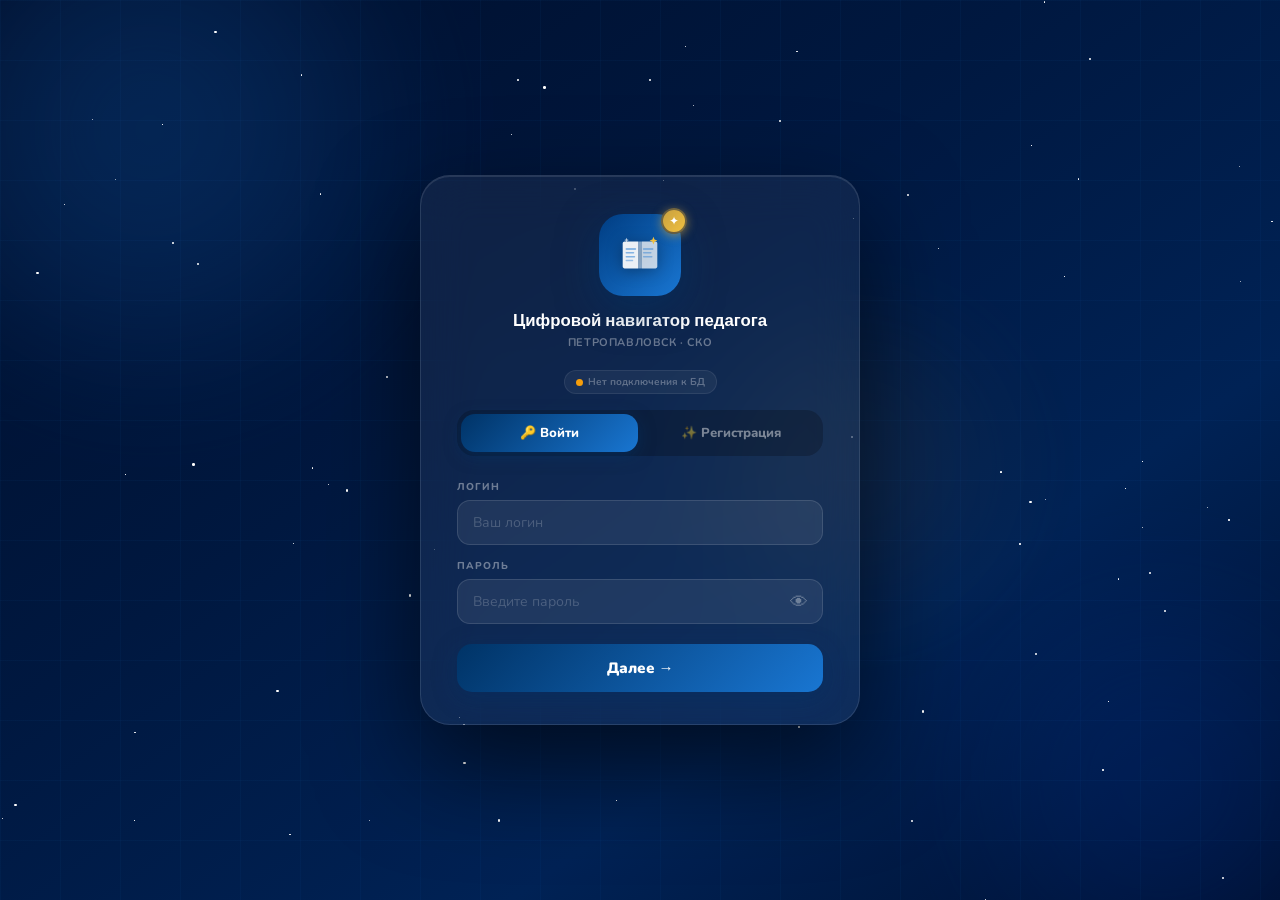
<file: auth.html>
<!DOCTYPE html>
<html lang="ru">
<head>
<meta charset="UTF-8"/>
<meta name="viewport" content="width=device-width,initial-scale=1"/>
<title>Вход — Педагогический портал СКО</title>
<link rel="preconnect" href="https://fonts.googleapis.com"/>
<link href="https://fonts.googleapis.com/css2?family=Nunito:wght@400;700;800;900&family=Sora:wght@300;600;700;800&display=swap" rel="stylesheet"/>
<style>
*,*::before,*::after{box-sizing:border-box;margin:0;padding:0}
html,body{min-height:100%;font-family:'Nunito',sans-serif;background:#000e2a;color:#fff;overflow-x:hidden}

/* ── BG ── */
.bg-scene{position:fixed;inset:0;z-index:0;background:linear-gradient(145deg,#000e2a,#001840 40%,#002255 70%,#001030);overflow:hidden}
.orb{position:absolute;border-radius:50%;filter:blur(65px);opacity:.3;animation:orb-drift linear infinite}
.orb-1{width:500px;height:500px;background:radial-gradient(circle,#1565c0,transparent);top:-120px;left:-100px;animation-duration:20s}
.orb-2{width:400px;height:400px;background:radial-gradient(circle,#003399,transparent);bottom:-80px;right:-80px;animation-duration:25s;animation-direction:reverse}
.orb-3{width:300px;height:300px;background:radial-gradient(circle,#c8a04055,transparent);top:35%;left:55%;animation-duration:30s}
@keyframes orb-drift{0%{transform:translate(0,0)scale(1)}33%{transform:translate(28px,-18px)scale(1.07)}66%{transform:translate(-18px,28px)scale(.93)}100%{transform:translate(0,0)scale(1)}}
.grid-lines{position:absolute;inset:0;background-image:linear-gradient(rgba(25,118,210,.05) 1px,transparent 1px),linear-gradient(90deg,rgba(25,118,210,.05) 1px,transparent 1px);background-size:60px 60px}
#stars{position:absolute;inset:0}
.star{position:absolute;background:#fff;border-radius:50%;animation:twinkle ease-in-out infinite}
@keyframes twinkle{0%,100%{opacity:.06}50%{opacity:.5}}

/* ── LAYOUT ── */
.page{position:relative;z-index:1;min-height:100vh;display:flex;flex-direction:column;align-items:center;justify-content:center;padding:20px 16px}

/* ── CARD ── */
.auth-card{background:rgba(255,255,255,.055);backdrop-filter:blur(24px);-webkit-backdrop-filter:blur(24px);border:1px solid rgba(255,255,255,.11);border-radius:30px;padding:38px 36px 32px;width:100%;max-width:440px;box-shadow:0 40px 100px rgba(0,0,0,.6),inset 0 1px 0 rgba(255,255,255,.1);animation:card-rise .65s cubic-bezier(.34,1.46,.64,1) both;position:relative;overflow:hidden}
@keyframes card-rise{from{opacity:0;transform:translateY(36px)scale(.95)}to{opacity:1;transform:none}}
.card-shine{position:absolute;top:0;left:-220%;width:220%;height:100%;background:linear-gradient(105deg,transparent 38%,rgba(255,255,255,.055) 50%,transparent 62%);animation:shine 5s ease-in-out infinite;pointer-events:none}
@keyframes shine{0%{left:-220%}25%,100%{left:220%}}

/* ── APP ICON ── */
.app-icon-wrap{text-align:center;margin-bottom:20px}
.app-icon{width:82px;height:82px;margin:0 auto 14px;background:linear-gradient(135deg,#003d82,#1976D2);border-radius:24px;display:flex;align-items:center;justify-content:center;position:relative;box-shadow:0 0 0 0 rgba(25,118,210,.5),0 12px 40px rgba(0,51,102,.55);animation:icon-pulse 3s ease-in-out infinite}
@keyframes icon-pulse{0%,100%{box-shadow:0 0 0 0 rgba(25,118,210,.4),0 12px 40px rgba(0,51,102,.55)}50%{box-shadow:0 0 0 14px rgba(25,118,210,0),0 12px 40px rgba(0,51,102,.6)}}
.app-icon svg{width:50px;height:50px;filter:drop-shadow(0 2px 8px rgba(0,0,0,.4))}
.app-icon-badge{position:absolute;top:-6px;right:-6px;width:26px;height:26px;background:linear-gradient(135deg,#c8a040,#f0c040);border-radius:50%;display:flex;align-items:center;justify-content:center;font-size:12px;box-shadow:0 2px 10px rgba(200,160,64,.6);border:2px solid rgba(0,20,60,.5);animation:badge-spin 6s linear infinite}
@keyframes badge-spin{to{transform:rotate(360deg)}}
.app-icon-wrap h1{font-family:'Sora',sans-serif;font-size:1.05rem;font-weight:700;color:#fff;line-height:1.3;margin-bottom:3px}
.app-icon-wrap p{font-size:11px;color:rgba(255,255,255,.38);font-weight:700;letter-spacing:.6px}

/* ── STEPS INDICATOR ── */
.steps{display:flex;align-items:center;justify-content:center;gap:0;margin-bottom:24px}
.step-dot{width:28px;height:28px;border-radius:50%;background:rgba(255,255,255,.1);border:2px solid rgba(255,255,255,.15);display:flex;align-items:center;justify-content:center;font-size:11px;font-weight:800;color:rgba(255,255,255,.35);transition:all .3s;flex-shrink:0}
.step-dot.active{background:linear-gradient(135deg,#003366,#1976D2);border-color:transparent;color:#fff;box-shadow:0 4px 16px rgba(0,51,102,.5)}
.step-dot.done{background:linear-gradient(135deg,#16a34a,#22c55e);border-color:transparent;color:#fff}
.step-dot.done::after{content:'✓'}
.step-dot.active span,.step-dot:not(.done):not(.active) span{display:block}
.step-dot.done span{display:none}
.step-line{width:32px;height:2px;background:rgba(255,255,255,.1);transition:background .3s;flex-shrink:0}
.step-line.done{background:linear-gradient(90deg,#22c55e,#1976D2)}
.step-label{font-size:10px;font-weight:800;color:rgba(255,255,255,.35);text-align:center;margin-bottom:20px;letter-spacing:.4px;transition:color .3s}

/* ── TABS (for login vs register) ── */
.auth-tabs{display:flex;gap:4px;background:rgba(0,0,0,.22);border-radius:17px;padding:4px;margin-bottom:24px}
.auth-tab{flex:1;padding:10px 8px;border:none;background:transparent;color:rgba(255,255,255,.45);border-radius:14px;font-family:inherit;font-size:13px;font-weight:800;cursor:pointer;transition:all .25s}
.auth-tab.active{background:linear-gradient(135deg,#003366,#1976D2);color:#fff;box-shadow:0 4px 16px rgba(0,51,102,.5)}

/* ── PANELS ── */
.auth-panel{display:none}
.auth-panel.active{display:block;animation:panel-in .3s ease both}
@keyframes panel-in{from{opacity:0;transform:translateX(10px)}to{opacity:1;transform:none}}

/* ── STEP PANELS ── */
.step-panel{display:none}
.step-panel.active{display:block;animation:panel-in .3s ease both}

/* ── FIELD ── */
.field-group{margin-bottom:14px;position:relative}
.field-label{display:block;font-size:10px;font-weight:800;color:rgba(255,255,255,.4);letter-spacing:.9px;text-transform:uppercase;margin-bottom:6px}
.field-input{width:100%;padding:12px 42px 12px 15px;background:rgba(255,255,255,.07);border:1.5px solid rgba(255,255,255,.12);border-radius:13px;color:#fff;font-family:inherit;font-size:14px;outline:none;transition:all .2s}
.field-input::placeholder{color:rgba(255,255,255,.2)}
.field-input:focus{border-color:#1976D2;background:rgba(25,118,210,.1);box-shadow:0 0 0 4px rgba(25,118,210,.12)}
.field-input.error{border-color:#ef4444!important;background:rgba(239,68,68,.08)!important}
.field-input.ok{border-color:#22c55e!important}
/* show/hide password toggle */
.eye-btn{position:absolute;right:13px;bottom:11px;background:none;border:none;color:rgba(255,255,255,.35);cursor:pointer;font-size:18px;padding:2px;transition:color .2s;line-height:1}
.eye-btn:hover{color:rgba(255,255,255,.7)}

/* ── PASSWORD STRENGTH ── */
.pwd-strength{margin:-6px 0 12px}
.pwd-bars{display:flex;gap:4px;margin-bottom:4px}
.pwd-bar{height:3px;flex:1;border-radius:2px;background:rgba(255,255,255,.09);transition:background .28s}
.pwd-hint{font-size:10px;color:rgba(255,255,255,.3);font-weight:700}

/* ── PIN ── */
.pin-label{display:block;font-size:10px;font-weight:800;color:rgba(255,255,255,.4);letter-spacing:.9px;text-transform:uppercase;margin-bottom:12px}
.pin-dots{display:flex;gap:14px;justify-content:center;margin-bottom:14px}
.pin-dot{width:20px;height:20px;border-radius:50%;border:2px solid rgba(255,255,255,.22);background:transparent;transition:all .22s cubic-bezier(.34,1.56,.64,1)}
.pin-dot.filled{background:linear-gradient(135deg,#c8a040,#f0c040);border-color:transparent;box-shadow:0 0 14px rgba(200,160,64,.6);transform:scale(1.25)}
.pin-dot.err{background:#ef4444;border-color:transparent;box-shadow:0 0 14px rgba(239,68,68,.6)}
.numpad{display:grid;grid-template-columns:repeat(3,1fr);gap:9px;margin-bottom:4px}
.np-btn{width:100%;aspect-ratio:1.55/1;background:rgba(255,255,255,.068);border:1px solid rgba(255,255,255,.1);border-radius:13px;color:#fff;font-family:'Sora',sans-serif;font-size:18px;font-weight:700;cursor:pointer;transition:all .14s;display:flex;flex-direction:column;align-items:center;justify-content:center;position:relative;overflow:hidden;-webkit-user-select:none;user-select:none;-webkit-tap-highlight-color:transparent}
.np-btn sub{font-size:7px;color:rgba(255,255,255,.32);letter-spacing:.3px;margin-top:-2px}
.np-btn:hover{background:rgba(25,118,210,.22);border-color:rgba(25,118,210,.4);transform:translateY(-2px)}
.np-btn:active{transform:scale(.91)}
.np-btn.del{font-size:17px;color:rgba(255,255,255,.45)}
.np-btn.del:hover{color:#ef4444;border-color:rgba(239,68,68,.4);background:rgba(239,68,68,.09)}
.np-ph{visibility:hidden;pointer-events:none}
.np-ripple{position:absolute;border-radius:50%;background:rgba(255,255,255,.18);transform:scale(0);animation:rip .4s ease;pointer-events:none}
@keyframes rip{to{transform:scale(4.5);opacity:0}}
.pin-note{font-size:11px;color:rgba(255,255,255,.25);text-align:center;margin-top:7px;line-height:1.5}

/* ── MSG ── */
.auth-msg{padding:10px 14px;border-radius:12px;font-size:13px;font-weight:700;margin-bottom:12px;display:none}
.auth-msg.error{background:rgba(239,68,68,.12);border:1px solid rgba(239,68,68,.35);color:#fca5a5;display:block;animation:msg-pop .25s cubic-bezier(.34,1.56,.64,1)}
.auth-msg.success{background:rgba(34,197,94,.12);border:1px solid rgba(34,197,94,.35);color:#86efac;display:block;animation:msg-pop .25s cubic-bezier(.34,1.56,.64,1)}
.auth-msg.info{background:rgba(25,118,210,.12);border:1px solid rgba(25,118,210,.35);color:#93c5fd;display:block;animation:msg-pop .25s cubic-bezier(.34,1.56,.64,1)}
@keyframes msg-pop{from{transform:scale(.9);opacity:0}to{transform:scale(1);opacity:1}}

/* ── SUBMIT ── */
.auth-submit{width:100%;padding:14px;background:linear-gradient(135deg,#003366,#1976D2);border:none;border-radius:15px;color:#fff;font-family:inherit;font-size:15px;font-weight:900;cursor:pointer;transition:all .2s;box-shadow:0 6px 24px rgba(0,51,102,.4);position:relative;overflow:hidden;margin-top:6px}
.auth-submit:hover{transform:translateY(-2px);box-shadow:0 10px 32px rgba(0,51,102,.52)}
.auth-submit:active{transform:scale(.97)}
.auth-submit:disabled{opacity:.45;cursor:not-allowed;transform:none;box-shadow:none}
.btn-spinner{display:none;width:18px;height:18px;border:2.5px solid rgba(255,255,255,.25);border-top-color:#fff;border-radius:50%;animation:spin .6s linear infinite;margin:0 auto}
@keyframes spin{to{transform:rotate(360deg)}}
.auth-submit.loading .btn-text{display:none}
.auth-submit.loading .btn-spinner{display:block}

/* ── BACK STEP ── */
.step-back{background:none;border:none;color:rgba(255,255,255,.35);font-family:inherit;font-size:12px;font-weight:800;cursor:pointer;padding:6px 0;transition:color .2s;display:flex;align-items:center;gap:5px;margin-bottom:14px}
.step-back:hover{color:rgba(255,255,255,.7)}

/* ── SUCCESS ── */
.auth-success{text-align:center;padding:10px 0;display:none}
.auth-success.show{display:block;animation:card-rise .5s cubic-bezier(.34,1.46,.64,1)}
.success-circle{width:82px;height:82px;margin:0 auto 18px;background:linear-gradient(135deg,#16a34a,#22c55e);border-radius:50%;display:flex;align-items:center;justify-content:center;font-size:36px;animation:s-pop .5s cubic-bezier(.34,1.56,.64,1) both,s-glow 2.2s 1s ease-in-out infinite}
@keyframes s-pop{from{transform:scale(0);opacity:0}to{transform:scale(1);opacity:1}}
@keyframes s-glow{0%,100%{box-shadow:0 0 0 0 rgba(34,197,94,.4)}50%{box-shadow:0 0 0 18px rgba(34,197,94,0)}}
.auth-success h2{font-family:'Sora',sans-serif;font-size:1.4rem;font-weight:800;margin-bottom:6px}
.auth-success p{font-size:13px;color:rgba(255,255,255,.5);margin-bottom:20px}
.go-btn{display:inline-block;padding:13px 38px;background:linear-gradient(135deg,#003366,#1976D2);color:#fff;border:none;border-radius:15px;font-family:inherit;font-size:14px;font-weight:900;text-decoration:none;cursor:pointer;box-shadow:0 6px 24px rgba(0,51,102,.4);transition:all .2s}
.go-btn:hover{transform:translateY(-2px);box-shadow:0 10px 32px rgba(0,51,102,.52)}

/* ── DB BADGE ── */
.db-badge{display:inline-flex;align-items:center;gap:5px;font-size:10px;font-weight:700;color:rgba(255,255,255,.3);margin-bottom:16px;padding:4px 11px;background:rgba(255,255,255,.05);border:1px solid rgba(255,255,255,.08);border-radius:20px}
.db-dot{width:7px;height:7px;border-radius:50%;background:#64748b;animation:db-pulse 2s ease-in-out infinite}
.db-dot.online{background:#22c55e}
.db-dot.offline{background:#f59e0b}
@keyframes db-pulse{0%,100%{opacity:1}50%{opacity:.4}}

/* ── SHAKE ── */
@keyframes shake{0%,100%{transform:none}20%,60%{transform:translateX(-9px)}40%,80%{transform:translateX(9px)}}

/* ── USERS FOOTER ── */
.users-footer{margin-top:18px;padding-top:13px;border-top:1px solid rgba(255,255,255,.07);display:none}
.uf-label{font-size:10px;font-weight:800;color:rgba(255,255,255,.25);text-transform:uppercase;letter-spacing:.5px;text-align:center;margin-bottom:8px}
.users-avs{display:flex;justify-content:center}
.u-av{width:28px;height:28px;border-radius:50%;background:linear-gradient(135deg,#00266a,#1976D2);border:2px solid rgba(255,255,255,.12);display:flex;align-items:center;justify-content:center;font-size:11px;font-weight:900;color:#fff;margin-left:-5px;cursor:default;transition:transform .15s;box-shadow:0 2px 8px rgba(0,0,0,.3)}
.u-av:first-child{margin-left:0}
.u-av:hover{transform:translateY(-3px)}
.u-av-more{background:rgba(255,255,255,.09);font-size:9px;color:rgba(255,255,255,.45)}

@media(max-width:460px){.auth-card{padding:26px 18px 24px}.np-btn{font-size:16px}.app-icon{width:70px;height:70px}}
.field-hint{font-size:11px;color:rgba(255,255,255,.45);margin-top:4px;padding-left:2px;}
</style>
<link rel="manifest" href="manifest.json">
<meta name="theme-color" content="#1976d2">
<meta name="apple-mobile-web-app-capable" content="yes">
<meta name="apple-mobile-web-app-title" content="Навигатор">
<link rel="apple-touch-icon" href="icon-192.png">
</head>
<body>

<div class="bg-scene">
  <div class="orb orb-1"></div><div class="orb orb-2"></div><div class="orb orb-3"></div>
  <div class="grid-lines"></div><div id="stars"></div>
</div>

<div class="page">
<div class="auth-card">
  <div class="card-shine"></div>

  <!-- ICON -->
  <div class="app-icon-wrap" id="auth-logo">
    <div class="app-icon">
      <svg viewBox="0 0 52 52" fill="none" xmlns="http://www.w3.org/2000/svg">
        <path d="M8 14C8 12.9 8.9 12 10 12H24V40H10C8.9 40 8 39.1 8 38V14Z" fill="rgba(255,255,255,0.92)"/>
        <path d="M44 14C44 12.9 43.1 12 42 12H28V40H42C43.1 40 44 39.1 44 38V14Z" fill="rgba(255,255,255,0.75)"/>
        <rect x="24" y="12" width="4" height="28" fill="rgba(255,255,255,0.5)"/>
        <rect x="11" y="19" width="11" height="1.5" rx=".75" fill="rgba(25,118,210,0.6)"/>
        <rect x="11" y="23" width="9" height="1.5" rx=".75" fill="rgba(25,118,210,0.5)"/>
        <rect x="11" y="27" width="10" height="1.5" rx=".75" fill="rgba(25,118,210,0.5)"/>
        <rect x="11" y="31" width="8" height="1.5" rx=".75" fill="rgba(25,118,210,0.4)"/>
        <rect x="29" y="19" width="11" height="1.5" rx=".75" fill="rgba(25,118,210,0.5)"/>
        <rect x="29" y="23" width="9" height="1.5" rx=".75" fill="rgba(25,118,210,0.4)"/>
        <rect x="29" y="27" width="10" height="1.5" rx=".75" fill="rgba(25,118,210,0.4)"/>
        <path d="M40 7L41.12 9.88L44 11L41.12 12.12L40 15L38.88 12.12L36 11L38.88 9.88L40 7Z" fill="#f0c040"/>
        <path d="M12 8L12.75 9.88L14.5 10.5L12.75 11.12L12 13L11.25 11.12L9.5 10.5L11.25 9.88L12 8Z" fill="rgba(255,255,255,0.7)"/>
      </svg>
      <div class="app-icon-badge">✦</div>
    </div>
    <h1>Цифровой навигатор педагога</h1>
    <p>ПЕТРОПАВЛОВСК · СКО</p>
  </div>

  <!-- DB STATUS -->
  <div style="text-align:center">
    <div class="db-badge" id="db-badge">
      <div class="db-dot" id="db-dot"></div>
      <span id="db-status-text">Подключение...</span>
    </div>
  </div>

  <!-- TABS -->
  <div class="auth-tabs" id="auth-tabs">
    <button class="auth-tab active" onclick="switchMode('login')" id="tab-login">🔑 Войти</button>
    <button class="auth-tab" onclick="switchMode('register')" id="tab-register">✨ Регистрация</button>
  </div>

  <!-- ═══════════ LOGIN MODE ═══════════ -->
  <div class="auth-panel active" id="panel-login">

    <!-- STEP 1: login + password -->
    <div class="step-panel active" id="login-step1">
      <div id="msg-login" class="auth-msg"></div>
      <div class="field-group">
        <label class="field-label">Логин</label>
        <input id="login-name" type="text" class="field-input" placeholder="Ваш логин" autocomplete="username"/>
      </div>
      <div class="field-group">
        <label class="field-label">Пароль</label>
        <input id="login-pwd" type="password" class="field-input" placeholder="Введите пароль" autocomplete="current-password"/>
        <button type="button" class="eye-btn" onclick="toggleEye('login-pwd',this)">👁</button>
      </div>
      <button class="auth-submit" id="btn-login-step1" onclick="loginStep1()">
        <span class="btn-text">Далее →</span><span class="btn-spinner"></span>
      </button>
    </div>

    <!-- STEP 2: PIN -->
    <div class="step-panel" id="login-step2">
      <button class="step-back" onclick="backToStep('login',1)">← Назад</button>
      <div id="msg-login-pin" class="auth-msg"></div>
      <div style="text-align:center;margin-bottom:18px">
        <div style="font-size:13px;color:rgba(255,255,255,.55);margin-bottom:4px">Добро пожаловать,</div>
        <div id="login-welcome-name" style="font-size:18px;font-weight:900;color:#fff"></div>
      </div>
      <span class="pin-label" style="text-align:center;display:block">Введите PIN-код</span>
      <div class="pin-dots" id="login-pin-dots">
        <div class="pin-dot"></div><div class="pin-dot"></div>
        <div class="pin-dot"></div><div class="pin-dot"></div>
      </div>
      <div class="numpad" id="login-numpad"></div>
      <button class="auth-submit" id="btn-login-step2" onclick="loginStep2()">
        <span class="btn-text">Войти в портал 🏫</span><span class="btn-spinner"></span>
      </button>
    </div>

  </div>

  <!-- ═══════════ REGISTER MODE ═══════════ -->
  <div class="auth-panel" id="panel-register">

    <!-- STEP 1: login + password -->
    <div class="step-panel active" id="reg-step1">
      <div id="msg-reg" class="auth-msg"></div>
      <div class="field-group">
        <label class="field-label">Придумайте логин <span style="color:#8b949e;font-weight:400">(для входа)</span></label>
        <input id="reg-name" type="text" class="field-input" placeholder="Напр.: aigul_m" maxlength="30" autocomplete="username" oninput="this.value=this.value.toLowerCase().replace(/[^a-z0-9_.-]/g,'')"/>
        <div class="field-hint">Только латиница, цифры, _ . -</div>
      </div>
      <div class="field-group">
        <label class="field-label">Ваше имя <span style="color:#8b949e;font-weight:400">(отображается в чате)</span></label>
        <input id="reg-display-name" type="text" class="field-input" placeholder="Напр.: Айгуль М." maxlength="30" autocomplete="off"/>
      </div>
      <div class="field-group">
        <label class="field-label">Придумайте пароль</label>
        <input id="reg-pwd" type="password" class="field-input" placeholder="Минимум 6 символов" autocomplete="new-password" oninput="checkPwdStrength(this.value)"/>
        <button type="button" class="eye-btn" onclick="toggleEye('reg-pwd',this)">👁</button>
      </div>
      <div class="pwd-strength" id="pwd-strength" style="display:none">
        <div class="pwd-bars">
          <div class="pwd-bar" id="pb0"></div><div class="pwd-bar" id="pb1"></div>
          <div class="pwd-bar" id="pb2"></div><div class="pwd-bar" id="pb3"></div>
        </div>
        <div class="pwd-hint" id="pwd-hint"></div>
      </div>
      <div class="field-group">
        <label class="field-label">Повторите пароль</label>
        <input id="reg-pwd2" type="password" class="field-input" placeholder="Ещё раз пароль" autocomplete="new-password"/>
        <button type="button" class="eye-btn" onclick="toggleEye('reg-pwd2',this)">👁</button>
      </div>
      <button class="auth-submit" id="btn-reg-step1" onclick="regStep1()">
        <span class="btn-text">Далее — создать PIN →</span><span class="btn-spinner"></span>
      </button>
    </div>

    <!-- STEP 2: PIN creation -->
    <div class="step-panel" id="reg-step2">
      <button class="step-back" onclick="backToStep('register',1)">← Назад</button>
      <div id="msg-reg-pin" class="auth-msg"></div>
      <span class="pin-label" style="text-align:center;display:block">Придумайте PIN-код (4 цифры)</span>
      <div class="pin-dots" id="reg-pin-dots">
        <div class="pin-dot"></div><div class="pin-dot"></div>
        <div class="pin-dot"></div><div class="pin-dot"></div>
      </div>
      <div style="display:flex;gap:4px;justify-content:center;margin:5px 0 12px">
        <div class="pwd-bar" id="pp0"></div><div class="pwd-bar" id="pp1"></div>
        <div class="pwd-bar" id="pp2"></div><div class="pwd-bar" id="pp3"></div>
      </div>
      <div class="numpad" id="reg-numpad"></div>
      <div class="pin-note">⚠ Запомните PIN — нужен при каждом входе</div>
      <button class="auth-submit" id="btn-reg-step2" onclick="regStep2()" style="margin-top:16px">
        <span class="btn-text">Зарегистрироваться ✦</span><span class="btn-spinner"></span>
      </button>
    </div>

  </div>

  <!-- SUCCESS -->
  <div class="auth-success" id="success-screen">
    <div class="success-circle" id="s-icon">✓</div>
    <h2 id="s-title">Добро пожаловать!</h2>
    <p id="s-sub">Перенаправление...</p>
    <a href="index.html" class="go-btn">🏫 На главную</a>
  </div>

  <!-- USERS FOOTER -->
  <div class="users-footer" id="users-footer">
    <div class="uf-label" id="uf-label">Педагогов в системе</div>
    <div class="users-avs" id="users-avs"></div>
  </div>

</div>
</div>

<script src="session.js"></script>
<script src="security.js"></script>
<script>
/* ══ SUPABASE ══ */
const SB_URL  = 'https://ljtogliylpubvkckpwyv.supabase.co';
const SB_ANON = 'eyJhbGciOiJIUzI1NiIsInR5cCI6IkpXVCJ9.eyJpc3MiOiJzdXBhYmFzZSIsInJlZiI6ImxqdG9nbGl5bHB1YnZrY2twd3l2Iiwicm9sZSI6ImFub24iLCJpYXQiOjE3NzMxNzEzODQsImV4cCI6MjA4ODc0NzM4NH0.91EQ_EEfi8X09Vm0jmH12_35R6tf0BwtTGoX3K5lgfc';
// SESSION_KEY удалён — используем session.js

/* ── Stars ── */
(function(){
  const c=document.getElementById('stars');
  for(let i=0;i<85;i++){
    const s=document.createElement('div');s.className='star';
    const sz=Math.random()*2.4+.4;
    s.style.cssText=`width:${sz}px;height:${sz}px;left:${Math.random()*100}%;top:${Math.random()*100}%;animation-duration:${1.8+Math.random()*4}s;animation-delay:${Math.random()*5}s`;
    c.appendChild(s);
  }
})();

/* ── DB Status ── */
async function checkDb(){
  const dot=document.getElementById('db-dot'),txt=document.getElementById('db-status-text');
  try{
    const r=await fetch(`${SB_URL}/rest/v1/pedagog_users?select=id&limit=1`,{headers:{'apikey':SB_ANON,'Authorization':'Bearer '+SB_ANON}});
    if(r.ok||r.status===406){dot.className='db-dot online';txt.textContent='База данных подключена';}
    else throw new Error();
  }catch(e){dot.className='db-dot offline';txt.textContent='Нет подключения к БД';}
}
checkDb();

/* ── Supabase helper ── */
async function sbFetch(path,opts={}){
  const res=await fetch(SB_URL+'/rest/v1/'+path,{
    headers:{'apikey':SB_ANON,'Authorization':'Bearer '+SB_ANON,
      'Content-Type':'application/json','Prefer':'return=representation',...(opts.headers||{})},
    ...opts
  });
  if(!res.ok){const e=await res.json().catch(()=>({}));throw new Error(e.message||res.statusText);}
  return res.json().catch(()=>null);
}

/* ── SHA-256 hash ── */
async function sha256(str){
  const buf=await crypto.subtle.digest('SHA-256',new TextEncoder().encode('pedagog_sko_2025_'+str));
  return Array.from(new Uint8Array(buf)).map(b=>b.toString(16).padStart(2,'0')).join('');
}

/* ── State ── */
const state = { mode:'login', loginUser:null };
const pins  = { login:'', register:'' };

/* ══ MODE SWITCH ══ */
function switchMode(mode){
  state.mode = mode;
  ['login','register'].forEach(m=>{
    document.getElementById('tab-'+m).classList.toggle('active', m===mode);
    document.getElementById('panel-'+m).classList.toggle('active', m===mode);
  });
  // Reset steps
  goToStep('login',1); goToStep('register',1);
  clearMsg('login'); clearMsg('reg'); clearMsg('login-pin'); clearMsg('reg-pin');
  pins.login=''; pins.register='';
  renderDots('login'); renderDots('register');
}

/* ══ STEP NAVIGATION ══ */
function goToStep(mode, step){
  const prefix = mode==='login' ? 'login' : 'reg';
  document.querySelectorAll(`#panel-${mode} .step-panel`).forEach((p,i)=>{
    p.classList.toggle('active', i+1===step);
  });
}
function backToStep(mode,step){ goToStep(mode,step); }

/* ══ PASSWORD STRENGTH ══ */
function checkPwdStrength(pwd){
  const el=document.getElementById('pwd-strength');
  if(!pwd){el.style.display='none';return;}
  el.style.display='';
  let score=0;
  if(pwd.length>=6) score++;
  if(pwd.length>=10) score++;
  if(/[A-ZА-Я]/.test(pwd)||/[0-9]/.test(pwd)) score++;
  if(/[^a-zA-Zа-яА-Я0-9]/.test(pwd)) score++;
  const colors=['#ef4444','#f59e0b','#3b82f6','#22c55e'];
  const labels=['Слабый','Средний','Хороший','Надёжный'];
  for(let i=0;i<4;i++) document.getElementById('pb'+i).style.background=i<score?colors[score-1]:'rgba(255,255,255,.09)';
  document.getElementById('pwd-hint').textContent=labels[score-1]||'';
  document.getElementById('pwd-hint').style.color=colors[score-1]||'#888';
}

/* ══ EYE TOGGLE ══ */
function toggleEye(inputId,btn){
  const inp=document.getElementById(inputId);
  const show=inp.type==='password';
  inp.type=show?'text':'password';
  btn.textContent=show?'🙈':'👁';
}

/* ══ PIN NUMPAD ══ */
const NUM_LABELS={'2':'АБВ','3':'ГДЕ','4':'ЖЗИ','5':'КЛМ','6':'НОП','7':'РСТ','8':'УФХ','9':'ЦЧШ'};
function buildNumpad(padId, pinKey){
  const pad=document.getElementById(padId);
  if(!pad||pad.children.length) return;
  ['1','2','3','4','5','6','7','8','9','','0','⌫'].forEach(k=>{
    const btn=document.createElement('button');
    if(!k){btn.className='np-btn np-ph';btn.disabled=true;pad.appendChild(btn);return;}
    btn.className='np-btn'+(k==='⌫'?' del':'');
    btn.innerHTML=k==='⌫'?'⌫':k+(NUM_LABELS[k]?`<sub>${NUM_LABELS[k]}</sub>`:'');
    btn.addEventListener('click',e=>{
      k==='⌫'?updPin(pinKey,'del'):updPin(pinKey,k);
      const r=document.createElement('span');r.className='np-ripple';
      const rect=btn.getBoundingClientRect(),sz=Math.max(rect.width,rect.height);
      r.style.cssText=`width:${sz}px;height:${sz}px;left:${e.clientX-rect.left-sz/2}px;top:${e.clientY-rect.top-sz/2}px`;
      btn.appendChild(r);setTimeout(()=>r.remove(),450);
    });
    pad.appendChild(btn);
  });
}
buildNumpad('login-numpad','login');
buildNumpad('reg-numpad','register');

function updPin(key,action){
  clearMsg(key==='login'?'login-pin':'reg-pin');
  if(action==='del') pins[key]=pins[key].slice(0,-1);
  else if(pins[key].length<4) pins[key]+=action;
  renderDots(key);
  if(key==='register') updPinStrength(pins[key]);
}
function renderDots(key){
  const id=key==='login'?'login-pin-dots':'reg-pin-dots';
  document.getElementById(id).querySelectorAll('.pin-dot').forEach((d,i)=>{
    d.classList.toggle('filled',i<pins[key].length);d.classList.remove('err');
  });
}
function shakeDots(key){
  const id=key==='login'?'login-pin-dots':'reg-pin-dots';
  const el=document.getElementById(id);
  el.querySelectorAll('.pin-dot').forEach(d=>{d.classList.add('err');d.classList.remove('filled');});
  el.style.animation='shake .36s ease';
  setTimeout(()=>{el.style.animation='';pins[key]='';renderDots(key);},380);
}
function updPinStrength(pin){
  const colors=['transparent','#ef4444','#f59e0b','#22c55e'];
  for(let i=0;i<4;i++) document.getElementById('pp'+i).style.background=i<pin.length?colors[Math.min(pin.length,3)]:'rgba(255,255,255,.09)';
}

/* ══ MESSAGES ══ */
function showMsg(id,type,txt){const el=document.getElementById('msg-'+id);if(!el)return;el.className='auth-msg '+type;el.textContent=(type==='error'?'⚠ ':type==='success'?'✓ ':'ℹ ')+txt;}
function clearMsg(id){const el=document.getElementById('msg-'+id);if(el){el.className='auth-msg';el.textContent='';}}
function setLoading(id,on){const b=document.getElementById(id);if(!b)return;b.classList.toggle('loading',on);b.disabled=on;}

/* ══ DB OPERATIONS ══ */
async function dbFindUser(name){
  const nameFilter=name.replace(/[%&=+]/g,c=>encodeURIComponent(c));
  const rows=await sbFetch(`pedagog_users?login=eq.${encodeURIComponent(nameFilter)}&limit=1&select=id,login,name,password_hash,pin_hash,role`);
  return rows&&rows[0]||null;
}
async function dbCreateUser(login,name,pwdHash,pinHash){
  const rows=await sbFetch('pedagog_users',{method:'POST',
    body:JSON.stringify({login,name,password_hash:pwdHash,pin_hash:pinHash,role:'teacher'})});
  return rows&&rows[0]||null;
}
async function dbGetCount(){
  try{
    const r=await fetch(`${SB_URL}/rest/v1/pedagog_users?select=id`,
      {headers:{'apikey':SB_ANON,'Authorization':'Bearer '+SB_ANON,'Prefer':'count=exact','Range':'0-0'}});
    return parseInt(r.headers.get('Content-Range')?.split('/')?.[1]||'0');
  }catch(e){return 0;}
}
async function dbGetRecent(n=6){
  const rows=await sbFetch(`pedagog_users?select=id,name&order=created_at.desc&limit=${n}`);
  return rows||[];
}

/* ══ LOGIN STEP 1 — логин + пароль ══ */
async function loginStep1(){
  const name=document.getElementById('login-name').value.trim();
  const pwd=document.getElementById('login-pwd').value;
  if(!name){showMsg('login','error','Введите логин');return;}
  if(!pwd){showMsg('login','error','Введите пароль');return;}
  setLoading('btn-login-step1',true);
  try{
    // ── SECURITY: проверка блокировки ──
    const block = await SEC.isBlocked(name);
    if(block){
      showMsg('login','error',`🔒 Заблокировано на ${block.mins} мин. Слишком много попыток.`);
      setLoading('btn-login-step1',false);return;
    }
    const user=await dbFindUser(name);
    if(!user){
      await SEC.recordAttempt(name, false, 'password');
      await SEC.checkAndBlock(name);
      showMsg('login','error','Пользователь не найден');setLoading('btn-login-step1',false);return;
    }
    const pwdHash=await sha256(pwd);
    if(user.password_hash && user.password_hash!==pwdHash){
      await SEC.recordAttempt(name, false, 'password');
      const res = await SEC.checkAndBlock(name);
      const warn = res.blocked ? ' 🔒 Аккаунт заблокирован!' : res.remaining<=2 ? ` (осталось: ${res.remaining})` : '';
      showMsg('login','error','Неверный пароль' + warn);
      document.getElementById('login-pwd').classList.add('error');
      setLoading('btn-login-step1',false);return;
    }
    // Password OK — go to PIN step
    state.loginUser=user;
    document.getElementById('login-welcome-name').textContent=user.name;
    setLoading('btn-login-step1',false);
    goToStep('login',2);
    pins.login='';renderDots('login');
  }catch(e){
    showMsg('login','error','Ошибка: '+e.message);setLoading('btn-login-step1',false);
  }
}

/* ══ LOGIN STEP 2 — PIN ══ */
async function loginStep2(){
  if(pins.login.length<4){showMsg('login-pin','error','Введите PIN из 4 цифр');shakeDots('login');return;}
  setLoading('btn-login-step2',true);
  try{
    const pinHash=await sha256(pins.login);
    if(state.loginUser.pin_hash!==pinHash){
      await SEC.pinDelay();
      await SEC.recordAttempt(state.loginUser.login||'', false, 'pin');
      const res = await SEC.checkAndBlock(state.loginUser.login||'');
      const warn = res.blocked ? ' 🔒 Аккаунт заблокирован!' : res.remaining<=2 ? ` (попыток: ${res.remaining})` : '';
      showMsg('login-pin','error','Неверный PIN-код' + warn);
      shakeDots('login');setLoading('btn-login-step2',false);return;
    }
    // ── SESSION: создаём сессию в Supabase ──
    const _u = {
      id:    state.loginUser.id,
      login: state.loginUser.login || '',
      name:  state.loginUser.name,
      role:  state.loginUser.role || 'teacher'
    };
    await SESSION.createSession(_u);
    SESSION.setUser(_u); // кешируем сразу — не ждём лишний запрос
    tgOnLogin(_u.login || _u.name, _u.name);
    SEC.recordSession(_u.id, _u.name, _u.login);
    SEC.localClear(_u.login);
    showSuccess('login', _u.name, _u.role);
  }catch(e){
    showMsg('login-pin','error','Ошибка: '+e.message);setLoading('btn-login-step2',false);
  }
}

/* ══ REGISTER STEP 1 — логин + пароль ══ */
async function regStep1(){
  const name=document.getElementById('reg-name').value.trim(); // login
  const displayName=document.getElementById('reg-display-name').value.trim();
  const pwd=document.getElementById('reg-pwd').value;
  const pwd2=document.getElementById('reg-pwd2').value;
  if(!name){showMsg('reg','error','Введите логин');return;}
  if(name.length<2){showMsg('reg','error','Логин минимум 2 символа');return;}
  if(!/^[a-zA-Z0-9_.\-]+$/.test(name)){showMsg('reg','error','Логин: только латиница, цифры, _ . -');return;}
  if(!displayName||displayName.length<2){showMsg('reg','error','Введите ваше имя для чата');document.getElementById('reg-display-name').classList.add('error');return;}
  if(!pwd||pwd.length<6){showMsg('reg','error','Пароль минимум 6 символов');return;}
  if(pwd!==pwd2){showMsg('reg','error','Пароли не совпадают');document.getElementById('reg-pwd2').classList.add('error');return;}
  setLoading('btn-reg-step1',true);
  try{
    const exists=await dbFindUser(name);
    if(exists){showMsg('reg','error','Логин уже занят — выберите другой');document.getElementById('reg-name').classList.add('error');setLoading('btn-reg-step1',false);return;}
    // Store password hash in state, go to PIN step
    state.regName=name;
    state.regDisplayName=displayName;
    state.regPwdHash=await sha256(pwd);
    setLoading('btn-reg-step1',false);
    goToStep('register',2);
    pins.register='';renderDots('register');
  }catch(e){
    showMsg('reg','error','Ошибка: '+e.message);setLoading('btn-reg-step1',false);
  }
}

/* ══ REGISTER STEP 2 — PIN ══ */
async function regStep2(){
  const pin=pins.register;
  if(pin.length<4){showMsg('reg-pin','error','Придумайте PIN из 4 цифр');shakeDots('register');return;}
  const bad=['0000','1111','2222','3333','4444','5555','6666','7777','8888','9999','1234','0123','4321'];
  if(bad.includes(pin)){showMsg('reg-pin','error','Слишком простой PIN');shakeDots('register');return;}
  setLoading('btn-reg-step2',true);
  try{
    const pinHash=await sha256(pin);
    const nu=await dbCreateUser(state.regName, state.regDisplayName||state.regName, state.regPwdHash, pinHash);
    if(!nu)throw new Error('Не удалось создать аккаунт');
    // ── SESSION: создаём сессию в Supabase ──
    const _ru = {
      id:    nu.id,
      login: nu.login || state.regName || '',
      name:  nu.name || state.regDisplayName || state.regName,
      role:  nu.role || 'teacher'
    };
    await SESSION.createSession(_ru);
    SESSION.setUser(_ru); // кешируем сразу
    await updateFooter();
    tgOnRegister(state.regName, _ru.name);
    showSuccess('register', _ru.name, _ru.role);
  }catch(e){
    showMsg('reg-pin','error','Ошибка: '+e.message);setLoading('btn-reg-step2',false);
  }
}

/* ══ SUCCESS ══ */

/* ══════════════════════════════════════════
   TELEGRAM NOTIFICATIONS
   Уведомления о входе и регистрации → личка
══════════════════════════════════════════ */
const TG_BOT   = '8222635506:AAGalT-Y-31jQ6VWKZHBcqqmeGc27M_c1Lk';
const TG_ADMIN = '8129422076';

function getDeviceInfo() {
  const ua = navigator.userAgent;
  // Device type
  let device = '🖥 Компьютер';
  if (/Android/i.test(ua))          device = '📱 Android';
  else if (/iPhone/i.test(ua))      device = '📱 iPhone';
  else if (/iPad/i.test(ua))        device = '📱 iPad';
  else if (/Mobile/i.test(ua))      device = '📱 Телефон';
  else if (/Tablet/i.test(ua))      device = '📱 Планшет';
  // OS
  let os = 'Неизвестно';
  if (/Windows NT 10/i.test(ua))    os = 'Windows 10/11';
  else if (/Windows NT 6/i.test(ua)) os = 'Windows 7/8';
  else if (/Windows/i.test(ua))     os = 'Windows';
  else if (/Android ([\d.]+)/i.test(ua)) os = 'Android ' + ua.match(/Android ([\d.]+)/i)[1];
  else if (/iPhone OS ([\d_]+)/i.test(ua)) os = 'iOS ' + ua.match(/iPhone OS ([\d_]+)/i)[1].replace(/_/g,'.');
  else if (/Mac OS X/i.test(ua))    os = 'macOS';
  else if (/Linux/i.test(ua))       os = 'Linux';
  // Browser
  let browser = 'Браузер';
  if (/Edg\//i.test(ua))           browser = 'Edge';
  else if (/OPR\//i.test(ua))      browser = 'Opera';
  else if (/YaBrowser/i.test(ua))  browser = 'Яндекс Браузер';
  else if (/Chrome/i.test(ua))     browser = 'Chrome';
  else if (/Firefox/i.test(ua))    browser = 'Firefox';
  else if (/Safari/i.test(ua))     browser = 'Safari';
  // Time in Astana timezone
  const time = new Date().toLocaleString('ru-RU', {
    timeZone: 'Asia/Almaty',
    day:'2-digit', month:'2-digit', year:'numeric',
    hour:'2-digit', minute:'2-digit'
  });
  return { device, os, browser, time };
}

async function tgNotify(text) {
  try {
    await fetch(`https://api.telegram.org/bot${TG_BOT}/sendMessage`, {
      method: 'POST',
      headers: { 'Content-Type': 'application/json' },
      body: JSON.stringify({
        chat_id: TG_ADMIN,
        text,
        parse_mode: 'HTML'
      })
    });
  } catch(e) { /* silent — notifications are non-critical */ }
}

async function tgOnRegister(login, name) {
  const { device, browser, time, os } = getDeviceInfo();
  // Get total count from Supabase for context
  let total = '?';
  try {
    const r = await fetch(SB_URL+'/rest/v1/pedagog_users?select=id',{
      headers:{'apikey':SB_ANON,'Authorization':'Bearer '+SB_ANON,'Prefer':'count=exact','Range':'0-0'}
    });
    total = r.headers.get('Content-Range')?.split('/')?.[1] || '?';
  } catch(e) {}

  tgNotify(
    `🎉 <b>Новый педагог зарегистрировался!</b>\n` +
    `━━━━━━━━━━━━━━━━━━━━━\n` +
    `👤 Логин: <code>${login}</code>\n` +
    `📛 Имя: <b>${name}</b>\n` +
    `━━━━━━━━━━━━━━━━━━━━━\n` +
    `📱 Устройство: ${device}\n` +
    `💻 ОС: ${os}\n` +
    `🌐 Браузер: ${browser}\n` +
    `🕐 Время (Астана): ${time}\n` +
    `━━━━━━━━━━━━━━━━━━━━━\n` +
    `👥 Всего педагогов: <b>${total}</b>\n` +
    `📌 Команды: /users /stats /last5`
  );
}

async function tgOnLogin(login, name) {
  const { device, browser, time, os } = getDeviceInfo();
  tgNotify(
    `✅ <b>Вход в портал</b>\n` +
    `━━━━━━━━━━━━━━━━━━━━━\n` +
    `👤 Логин: <code>${login}</code>\n` +
    `📛 Имя: <b>${name}</b>\n` +
    `━━━━━━━━━━━━━━━━━━━━━\n` +
    `📱 Устройство: ${device}\n` +
    `💻 ОС: ${os}\n` +
    `🌐 Браузер: ${browser}\n` +
    `🕐 Время (Астана): ${time}`
  );
}

function showSuccess(type, name, role) {
  document.getElementById('panel-login').classList.remove('active');
  document.getElementById('panel-register').classList.remove('active');
  ['auth-tabs','auth-logo'].forEach(id=>{const el=document.getElementById(id);if(el)el.style.display='none';});
  document.getElementById('db-badge').parentElement.style.display='none';
  const ss = document.getElementById('success-screen');
  const isAdmin = role === 'admin';
  document.getElementById('s-icon').textContent  = type==='register' ? '🎉' : '✓';
  document.getElementById('s-title').textContent = type==='register' ? 'Добро пожаловать, '+name+'!' : 'С возвращением, '+name+'!';
  document.getElementById('s-sub').textContent   = isAdmin
    ? 'Вход как администратор. Переход в панель...'
    : (type==='register' ? 'Аккаунт создан. Переход...' : 'Вход выполнен. Переход...');
  ss.classList.add('show');
  // Редирект: admin → admin.html, остальные → index.html
  setTimeout(() => { window.location.replace(isAdmin ? 'admin.html' : 'index.html'); }, 2200);
}

/* ══ FOOTER ══ */
async function updateFooter(){
  try{
    const count=await dbGetCount();
    const recent=await dbGetRecent(6);
    const footer=document.getElementById('users-footer');
    if(!count){footer.style.display='none';return;}
    footer.style.display='';
    document.getElementById('uf-label').textContent=`В системе: ${count} педаго${count===1?'г':count<5?'га':'гов'}`;
    document.getElementById('users-avs').innerHTML=
      recent.map((u,i)=>`<div class="u-av" style="z-index:${10-i}" title="${u.name}">${u.name.charAt(0).toUpperCase()}</div>`).join('')+
      (count>6?`<div class="u-av u-av-more">+${count-6}</div>`:'');
  }catch(e){}
}

/* ══ KEYBOARD ══ */
document.addEventListener('keydown',e=>{
  if(document.getElementById('success-screen').classList.contains('show'))return;
  const activePanel=document.querySelector('.auth-panel.active')?.id;
  const activeStep=document.querySelector('.auth-panel.active .step-panel.active')?.id;
  // Only handle numpad keys when on PIN steps
  if(activeStep==='login-step2'||activeStep==='reg-step2'){
    const key=activePanel==='panel-login'?'login':'register';
    if(e.key>='0'&&e.key<='9')updPin(key,e.key);
    else if(e.key==='Backspace')updPin(key,'del');
    else if(e.key==='Enter') activeStep==='login-step2'?loginStep2():regStep2();
  } else {
    if(e.key==='Enter'){
      if(activeStep==='login-step1') loginStep1();
      else if(activeStep==='reg-step1') regStep1();
    }
  }
});

/* ══ INPUT CLEANUP ══ */
['login-name','login-pwd','reg-name','reg-display-name','reg-pwd','reg-pwd2'].forEach(id=>{
  const el=document.getElementById(id);
  if(el) el.addEventListener('input',function(){this.classList.remove('error');});
});

/* ══ INIT ══ */
(async function(){
  await updateFooter();
  // If already logged in — show note
  SESSION.getUser().then(user => {
    if(!user) return;
    const note=document.createElement('div');
    note.style.cssText='text-align:center;font-size:12px;color:rgba(255,255,255,.4);padding:10px 0 0;line-height:1.8';
    note.innerHTML=`Вы вошли как <b style="color:rgba(255,255,255,.75)">${user.name}</b> &nbsp;<button style="background:none;border:none;color:#f87171;cursor:pointer;font-family:inherit;font-weight:800;font-size:12px" onclick="SESSION.destroySession().then(()=>location.reload())">Выйти</button>`;
    document.getElementById('panel-login').appendChild(note);
  });
})();

if('serviceWorker'in navigator)navigator.serviceWorker.register('/sw.js').catch(()=>{});
</script>
</body>
</html>
</file>
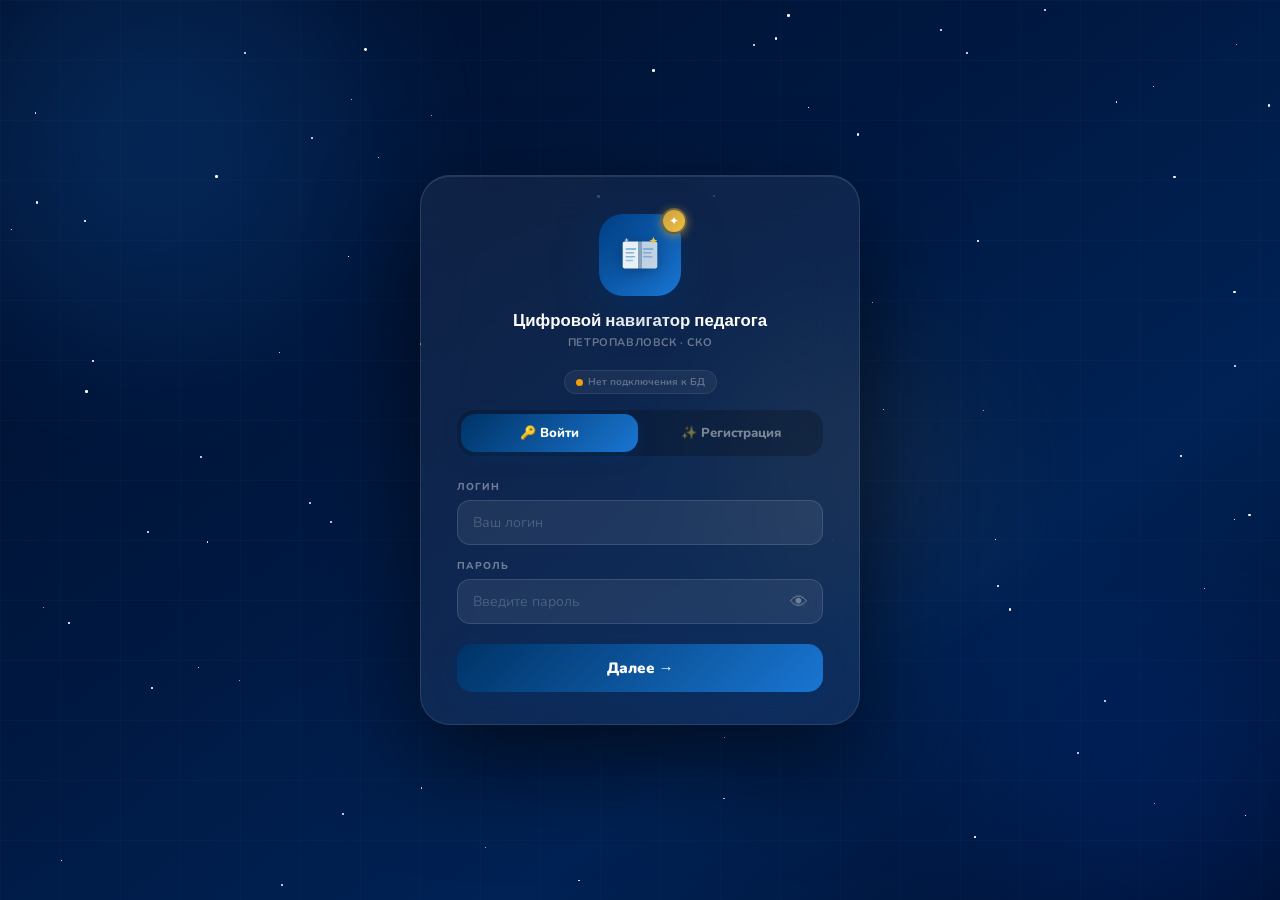
<file: chat.html>
<!DOCTYPE html>
<html lang="ru">
<head>
<meta charset="UTF-8"/>
<meta name="viewport" content="width=device-width,initial-scale=1,maximum-scale=1"/>
<title>Чат педагогов — Петропавловск</title>
<link rel="preconnect" href="https://fonts.googleapis.com"/>
<link href="https://fonts.googleapis.com/css2?family=Nunito:wght@400;600;700;800;900&display=swap" rel="stylesheet"/>
<style>
*{box-sizing:border-box;margin:0;padding:0;}
:root{
  --bg:#0b1220;
  --surface:#111a2e;
  --surface2:#172035;
  --surface3:#1e2c45;
  --border:rgba(255,255,255,.08);
  --accent:#2979ff;
  --accent2:#00c6ff;
  --green:#00e676;
  --red:#ff5252;
  --yellow:#ffd740;
  --text:#eef2ff;
  --text2:#7b8db0;
  --text3:#4a5878;
  --radius:16px;
  --font:'Nunito',sans-serif;
}
html,body{height:100%;overflow:hidden;background:var(--bg);font-family:var(--font);color:var(--text);}

/* ── LAYOUT ── */
.app{display:flex;height:100vh;position:relative;}

/* ── SIDEBAR ── */
.sidebar{
  width:320px;flex-shrink:0;
  display:flex;flex-direction:column;
  background:var(--surface);
  border-right:1px solid var(--border);
  transition:transform .3s;
}
.sb-header{
  padding:18px 16px 14px;
  border-bottom:1px solid var(--border);
  display:flex;align-items:center;gap:10px;
}
.sb-logo{
  width:38px;height:38px;border-radius:12px;
  background:linear-gradient(135deg,var(--accent),var(--accent2));
  display:flex;align-items:center;justify-content:center;
  font-size:18px;flex-shrink:0;
}
.sb-title{font-size:15px;font-weight:900;line-height:1.2;}
.sb-sub{font-size:11px;color:var(--text2);font-weight:600;}
.sb-me{
  margin-left:auto;width:34px;height:34px;border-radius:50%;
  background:var(--surface3);border:2px solid var(--border);
  display:flex;align-items:center;justify-content:center;
  font-size:13px;font-weight:900;color:var(--accent2);cursor:pointer;
  flex-shrink:0;position:relative;
}
.sb-me-dot{
  position:absolute;bottom:0;right:0;width:9px;height:9px;
  border-radius:50%;background:var(--green);border:2px solid var(--surface);
}

/* ── SEARCH + NEW ── */
.sb-actions{padding:12px 14px;display:flex;gap:8px;}
.sb-search{
  flex:1;display:flex;align-items:center;gap:8px;
  background:var(--surface3);border:1px solid var(--border);
  border-radius:12px;padding:8px 12px;
}
.sb-search input{
  flex:1;background:none;border:none;outline:none;
  font-family:var(--font);font-size:13px;color:var(--text);
}
.sb-search input::placeholder{color:var(--text3);}
.sb-search svg{color:var(--text3);flex-shrink:0;}
.btn-new{
  padding:8px 14px;border-radius:12px;border:none;
  background:linear-gradient(135deg,var(--accent),var(--accent2));
  color:#fff;font-family:var(--font);font-size:12px;font-weight:800;
  cursor:pointer;white-space:nowrap;transition:all .2s;flex-shrink:0;
}
.btn-new:hover{opacity:.85;transform:translateY(-1px);}

/* ── TABS ── */
.sb-tabs{display:flex;padding:0 14px;gap:4px;border-bottom:1px solid var(--border);}
.sb-tab{
  padding:8px 14px;font-size:12px;font-weight:800;
  border:none;background:none;color:var(--text2);
  cursor:pointer;border-bottom:2px solid transparent;
  transition:all .18s;font-family:var(--font);
}
.sb-tab.active{color:var(--accent2);border-bottom-color:var(--accent2);}

/* ── CONV LIST ── */
.conv-list{flex:1;overflow-y:auto;padding:8px 0;}
.conv-list::-webkit-scrollbar{width:4px;}
.conv-list::-webkit-scrollbar-thumb{background:var(--surface3);border-radius:4px;}

.conv-item{
  display:flex;align-items:center;gap:11px;
  padding:11px 14px;cursor:pointer;
  border-left:3px solid transparent;
  transition:all .15s;position:relative;
}
.conv-item:hover{background:var(--surface2);}
.conv-item.active{background:var(--surface3);border-left-color:var(--accent);}

.conv-av{
  width:44px;height:44px;border-radius:14px;flex-shrink:0;
  display:flex;align-items:center;justify-content:center;
  font-size:17px;font-weight:900;position:relative;
}
.conv-av.direct{background:linear-gradient(135deg,#1a3a5c,#1e4976);}
.conv-av.group{background:linear-gradient(135deg,#1a3d2e,#1a5c3a);}
.conv-av-online{
  position:absolute;bottom:1px;right:1px;
  width:10px;height:10px;border-radius:50%;
  background:var(--green);border:2px solid var(--surface);
}
.conv-body{flex:1;min-width:0;}
.conv-name{font-size:13px;font-weight:800;white-space:nowrap;overflow:hidden;text-overflow:ellipsis;}
.conv-preview{font-size:12px;color:var(--text2);white-space:nowrap;overflow:hidden;text-overflow:ellipsis;margin-top:2px;}
.conv-meta{display:flex;flex-direction:column;align-items:flex-end;gap:4px;flex-shrink:0;}
.conv-time{font-size:10px;color:var(--text3);font-weight:700;}
.conv-badge{
  min-width:18px;height:18px;border-radius:9px;padding:0 5px;
  background:var(--accent);color:#fff;font-size:10px;font-weight:900;
  display:flex;align-items:center;justify-content:center;
}

.conv-empty{
  padding:40px 20px;text-align:center;color:var(--text3);
  font-size:13px;line-height:1.7;
}
.conv-empty-icon{font-size:36px;margin-bottom:12px;display:block;}

/* ── MAIN AREA ── */
.main{flex:1;display:flex;flex-direction:column;min-width:0;position:relative;}

/* ── CHAT HEADER ── */
.chat-header{
  padding:14px 18px;border-bottom:1px solid var(--border);
  display:flex;align-items:center;gap:12px;
  background:var(--surface);
}
.chat-header-av{
  width:38px;height:38px;border-radius:12px;flex-shrink:0;
  display:flex;align-items:center;justify-content:center;
  font-size:16px;font-weight:900;
}
.chat-header-av.direct{background:linear-gradient(135deg,#1a3a5c,#1e4976);}
.chat-header-av.group{background:linear-gradient(135deg,#1a3d2e,#1a5c3a);}
.chat-header-info{flex:1;min-width:0;}
.chat-header-name{font-size:15px;font-weight:900;}
.chat-header-sub{font-size:11px;color:var(--text2);margin-top:1px;}
.chat-header-actions{display:flex;gap:6px;}
.hdr-btn{
  width:34px;height:34px;border-radius:10px;border:1px solid var(--border);
  background:var(--surface2);color:var(--text2);
  display:flex;align-items:center;justify-content:center;
  cursor:pointer;font-size:15px;transition:all .15s;
}
.hdr-btn:hover{background:var(--surface3);color:var(--text);}

/* ── MESSAGES ── */
.messages{
  flex:1;overflow-y:auto;padding:18px 18px 10px;
  display:flex;flex-direction:column;gap:4px;
}
.messages::-webkit-scrollbar{width:4px;}
.messages::-webkit-scrollbar-thumb{background:var(--surface3);border-radius:4px;}

.msg-date-sep{
  text-align:center;margin:10px 0;
  font-size:11px;font-weight:700;color:var(--text3);
  display:flex;align-items:center;gap:10px;
}
.msg-date-sep::before,.msg-date-sep::after{
  content:'';flex:1;height:1px;background:var(--border);
}

.msg-row{display:flex;gap:8px;align-items:flex-end;max-width:72%;margin-bottom:2px;}
.msg-row.own{align-self:flex-end;flex-direction:row-reverse;}
.msg-row.other{align-self:flex-start;}

.msg-av{
  width:28px;height:28px;border-radius:9px;flex-shrink:0;
  display:flex;align-items:center;justify-content:center;
  font-size:11px;font-weight:900;background:var(--surface3);
  color:var(--accent2);margin-bottom:2px;
}
.msg-av.hidden{visibility:hidden;}

.msg-bubble{
  padding:9px 13px;border-radius:16px;
  font-size:13.5px;line-height:1.5;word-break:break-word;
  position:relative;
}
.msg-row.own .msg-bubble{
  background:linear-gradient(135deg,var(--accent),#1565c0);
  color:#fff;border-bottom-right-radius:4px;
}
.msg-row.other .msg-bubble{
  background:var(--surface2);color:var(--text);
  border-bottom-left-radius:4px;
  border:1px solid var(--border);
}
.msg-name{font-size:10px;font-weight:800;color:var(--accent2);margin-bottom:3px;}
.msg-time{
  font-size:10px;color:rgba(255,255,255,.45);
  text-align:right;margin-top:3px;
}
.msg-row.other .msg-time{color:var(--text3);}

/* ── INPUT ── */
.chat-input-area{
  padding:12px 16px;border-top:1px solid var(--border);
  background:var(--surface);
}
.chat-input-row{
  display:flex;align-items:flex-end;gap:10px;
  background:var(--surface3);border:1px solid var(--border);
  border-radius:16px;padding:8px 8px 8px 14px;
  transition:border-color .2s;
}
.chat-input-row:focus-within{border-color:rgba(41,121,255,.5);}
.chat-input-row textarea{
  flex:1;background:none;border:none;outline:none;
  font-family:var(--font);font-size:13.5px;color:var(--text);
  resize:none;max-height:120px;line-height:1.5;padding-top:2px;
  min-height:22px;overflow-y:auto;
}
.chat-input-row textarea::placeholder{color:var(--text3);}
.send-btn{
  width:36px;height:36px;border-radius:11px;border:none;flex-shrink:0;
  background:linear-gradient(135deg,var(--accent),var(--accent2));
  color:#fff;cursor:pointer;display:flex;align-items:center;
  justify-content:center;transition:all .2s;
}
.send-btn:hover{transform:scale(1.08);}
.send-btn:disabled{opacity:.4;cursor:default;transform:none;}

/* ── WELCOME / EMPTY STATE ── */
.welcome{
  flex:1;display:flex;flex-direction:column;
  align-items:center;justify-content:center;
  padding:40px;text-align:center;
}
.welcome-icon{
  width:80px;height:80px;border-radius:24px;
  background:linear-gradient(135deg,var(--accent),var(--accent2));
  display:flex;align-items:center;justify-content:center;
  font-size:36px;margin-bottom:20px;
  box-shadow:0 8px 30px rgba(41,121,255,.35);
}
.welcome h2{font-size:20px;font-weight:900;margin-bottom:8px;}
.welcome p{font-size:13px;color:var(--text2);max-width:280px;line-height:1.6;}

/* ── MODALS ── */
.modal-overlay{
  position:fixed;inset:0;z-index:100;
  background:rgba(0,0,0,.7);backdrop-filter:blur(6px);
  display:flex;align-items:center;justify-content:center;padding:20px;
}
.modal{
  background:var(--surface2);border:1px solid var(--border);
  border-radius:20px;width:100%;max-width:420px;
  max-height:85vh;overflow-y:auto;
}
.modal::-webkit-scrollbar{width:4px;}
.modal::-webkit-scrollbar-thumb{background:var(--surface3);border-radius:4px;}
.modal-header{
  padding:20px 20px 14px;border-bottom:1px solid var(--border);
  display:flex;align-items:center;gap:10px;
}
.modal-header h3{font-size:16px;font-weight:900;flex:1;}
.modal-close{
  width:30px;height:30px;border-radius:9px;border:none;
  background:var(--surface3);color:var(--text2);
  cursor:pointer;font-size:16px;display:flex;
  align-items:center;justify-content:center;
}
.modal-body{padding:16px 20px 20px;}

.field-lbl{font-size:11px;font-weight:800;color:var(--text2);text-transform:uppercase;letter-spacing:.05em;margin-bottom:6px;display:block;}
.field-inp{
  width:100%;background:var(--surface3);border:1px solid var(--border);
  border-radius:12px;padding:10px 14px;
  font-family:var(--font);font-size:13px;color:var(--text);
  outline:none;transition:border-color .2s;
}
.field-inp:focus{border-color:rgba(41,121,255,.5);}
.field-group{margin-bottom:14px;}

.user-pick-list{
  max-height:240px;overflow-y:auto;
  border:1px solid var(--border);border-radius:12px;
  background:var(--surface3);
}
.user-pick-list::-webkit-scrollbar{width:4px;}
.user-pick-list::-webkit-scrollbar-thumb{background:var(--surface2);border-radius:4px;}
.user-pick-item{
  display:flex;align-items:center;gap:10px;
  padding:10px 14px;cursor:pointer;
  border-bottom:1px solid var(--border);
  transition:background .15s;
}
.user-pick-item:last-child{border-bottom:none;}
.user-pick-item:hover{background:rgba(255,255,255,.04);}
.user-pick-item.selected{background:rgba(41,121,255,.12);}
.up-av{
  width:32px;height:32px;border-radius:10px;flex-shrink:0;
  background:var(--surface2);display:flex;align-items:center;
  justify-content:center;font-size:12px;font-weight:900;color:var(--accent2);
}
.up-name{font-size:13px;font-weight:700;flex:1;}
.up-role{font-size:10px;font-weight:700;color:var(--text3);}
.up-check{width:18px;height:18px;border-radius:6px;border:2px solid var(--border);flex-shrink:0;display:flex;align-items:center;justify-content:center;font-size:10px;}
.user-pick-item.selected .up-check{background:var(--accent);border-color:var(--accent);color:#fff;}

.modal-footer{padding:0 20px 20px;display:flex;gap:10px;}
.btn-cancel{
  flex:1;padding:12px;border-radius:12px;border:1px solid var(--border);
  background:var(--surface3);color:var(--text2);
  font-family:var(--font);font-size:13px;font-weight:800;cursor:pointer;
}
.btn-create{
  flex:2;padding:12px;border-radius:12px;border:none;
  background:linear-gradient(135deg,var(--accent),var(--accent2));
  color:#fff;font-family:var(--font);font-size:13px;font-weight:800;cursor:pointer;
  transition:opacity .2s;
}
.btn-create:hover{opacity:.88;}
.btn-create:disabled{opacity:.4;cursor:default;}

/* ── TOAST ── */
.toast{
  position:fixed;bottom:24px;left:50%;transform:translateX(-50%) translateY(20px);
  background:var(--surface2);border:1px solid var(--border);
  border-radius:12px;padding:10px 20px;font-size:13px;font-weight:700;
  opacity:0;transition:all .3s;pointer-events:none;z-index:999;white-space:nowrap;
}
.toast.show{opacity:1;transform:translateX(-50%) translateY(0);}
.toast.ok{border-color:rgba(0,230,118,.3);color:var(--green);}
.toast.err{border-color:rgba(255,82,82,.3);color:var(--red);}

/* ── BACK BTN mobile ── */
.back-btn{
  display:none;width:34px;height:34px;border-radius:10px;
  border:1px solid var(--border);background:var(--surface2);
  color:var(--text2);align-items:center;justify-content:center;
  cursor:pointer;font-size:18px;flex-shrink:0;
}

/* ── MOBILE ── */
@media(max-width:680px){
  .sidebar{position:absolute;inset:0;z-index:10;width:100%;transform:translateX(0);}
  .sidebar.hidden{transform:translateX(-100%);}
  .main{width:100%;}
  .back-btn{display:flex;}
  .chat-header-actions .hdr-btn:not(.back-btn){display:none;}
}

/* ── TYPING INDICATOR ── */
.typing-indicator{
  align-self:flex-start;display:flex;align-items:center;
  gap:8px;padding:10px 14px;background:var(--surface2);
  border:1px solid var(--border);border-radius:16px;
  border-bottom-left-radius:4px;font-size:12px;color:var(--text2);
  margin-bottom:4px;
}
.typing-dots{display:flex;gap:3px;}
.typing-dots span{
  width:5px;height:5px;border-radius:50%;background:var(--text3);
  animation:tdot 1.2s infinite;
}
.typing-dots span:nth-child(2){animation-delay:.2s;}
.typing-dots span:nth-child(3){animation-delay:.4s;}
@keyframes tdot{0%,60%,100%{transform:translateY(0);}30%{transform:translateY(-5px);}}

/* ── NO AUTH ── */
.no-auth{
  flex:1;display:flex;flex-direction:column;
  align-items:center;justify-content:center;
  padding:40px;text-align:center;gap:16px;
}
.no-auth-icon{font-size:48px;}
.no-auth h2{font-size:18px;font-weight:900;}
.no-auth p{font-size:13px;color:var(--text2);max-width:260px;line-height:1.6;}
.no-auth a{
  padding:12px 28px;border-radius:14px;
  background:linear-gradient(135deg,var(--accent),var(--accent2));
  color:#fff;text-decoration:none;font-weight:900;font-size:14px;
  transition:opacity .2s;
}
.no-auth a:hover{opacity:.85;}

/* ── LOADING ── */
.spin{
  width:20px;height:20px;border:2px solid var(--surface3);
  border-top-color:var(--accent);border-radius:50%;
  animation:spin .6s linear infinite;
}
@keyframes spin{to{transform:rotate(360deg);}}
.loading-state{
  flex:1;display:flex;align-items:center;justify-content:center;gap:12px;
  font-size:13px;color:var(--text2);
}
</style>
</head>
<body>
<div class="app" id="app">

  <!-- SIDEBAR -->
  <div class="sidebar" id="sidebar">
    <div class="sb-header">
      <div class="sb-logo">💬</div>
      <div>
        <div class="sb-title">Мессенджер</div>
        <div class="sb-sub" id="sb-my-name">Загрузка...</div>
      </div>
      <div class="sb-me" id="sb-me-av" title="Профиль">
        <div class="sb-me-dot"></div>
      </div>
    </div>

    <div class="sb-actions">
      <div class="sb-search">
        <svg width="14" height="14" viewBox="0 0 24 24" fill="none" stroke="currentColor" stroke-width="2.5"><circle cx="11" cy="11" r="8"/><path d="m21 21-4.35-4.35"/></svg>
        <input type="text" id="search-inp" placeholder="Поиск диалогов..." oninput="filterConvs(this.value)"/>
      </div>
      <button class="btn-new" onclick="showNewModal()">+ Новый</button>
    </div>

    <div class="sb-tabs">
      <button class="sb-tab active" data-tab="all" onclick="switchTab(this)">Все</button>
      <button class="sb-tab" data-tab="direct" onclick="switchTab(this)">Личные</button>
      <button class="sb-tab" data-tab="group" onclick="switchTab(this)">Группы</button>
    </div>

    <div style="padding:8px 10px 0">
      <div class="search-bar" style="margin:0;background:var(--bg3,rgba(255,255,255,0.05))">
        <span class="search-icon">🔍</span>
        <input type="text" id="chat-search" placeholder="Поиск..." oninput="searchConvs(this.value)" style="font-size:13px">
      </div>
    </div>
    <div class="conv-list" id="conv-list">
      <div class="loading-state"><div class="spin"></div> Загрузка...</div>
    </div>
  </div>

  <!-- MAIN -->
  <div class="main" id="main">
    <div class="welcome" id="welcome-screen">
      <div class="welcome-icon">💬</div>
      <h2>Выберите диалог</h2>
      <p>Нажмите на чат слева или создайте новый — личный или групповой</p>
    </div>
  </div>

</div>

<!-- MODAL: новый чат -->
<div class="modal-overlay" id="modal-new" style="display:none" onclick="if(event.target===this)closeNewModal()">
  <div class="modal">
    <div class="modal-header">
      <h3 id="modal-new-title">Новый чат</h3>
      <button class="modal-close" onclick="closeNewModal()">✕</button>
    </div>
    <div class="modal-body">
      <div class="sb-tabs" style="padding:0;margin-bottom:14px">
        <button class="sb-tab active" data-type="direct" onclick="switchNewType(this)">👤 Личный</button>
        <button class="sb-tab" data-type="group" onclick="switchNewType(this)">👥 Группа</button>
      </div>

      <div id="group-name-field" class="field-group" style="display:none">
        <label class="field-lbl">Название группы</label>
        <input type="text" class="field-inp" id="group-name-inp" placeholder="Например: Старшая группа А"/>
      </div>

      <div class="field-group">
        <label class="field-lbl" id="pick-label">Выберите собеседника</label>
        <div class="user-pick-list" id="user-pick-list">
          <div style="padding:20px;text-align:center;color:var(--text3)">Загрузка...</div>
        </div>
      </div>
    </div>
    <div class="modal-footer">
      <button class="btn-cancel" onclick="closeNewModal()">Отмена</button>
      <button class="btn-create" id="btn-create" onclick="createConv()">Создать чат</button>
    </div>
  </div>
</div>

<div class="toast" id="toast"></div>

<link rel="stylesheet" href="theme.css">
<script>document.documentElement.style.visibility='hidden';</script>
<script src="session.js"></script>
<script src="theme.js"></script>
<script>
const SB_URL  = 'https://ljtogliylpubvkckpwyv.supabase.co';
const SB_ANON = 'eyJhbGciOiJIUzI1NiIsInR5cCI6IkpXVCJ9.eyJpc3MiOiJzdXBhYmFzZSIsInJlZiI6ImxqdG9nbGl5bHB1YnZrY2twd3l2Iiwicm9sZSI6ImFub24iLCJpYXQiOjE3NzMxNzEzODQsImV4cCI6MjA4ODc0NzM4NH0.91EQ_EEfi8X09Vm0jmH12_35R6tf0BwtTGoX3K5lgfc';
// SESSION_KEY удалён — используем session.js

let me = null;
let convs = [];
let allUsers = [];
let activeConvId = null;
let msgPollTimer = null;
let lastMsgTime = null;
let newType = 'direct';
let selectedUsers = [];
let convTab = 'all';
let realtimeChannel = null;

/* ═══ INIT ═══ */
window.addEventListener('DOMContentLoaded', async () => {
  // Сохраняем время визита — сбрасывает бейдж непрочитанных на index.html
  localStorage.setItem('chat_last_visit', new Date().toISOString());

  // Таймаут защита от зависания
  const _showPage = () => { document.documentElement.style.visibility = ''; };
  const _visTimer = setTimeout(() => { _showPage(); window.location.replace('auth.html'); }, 5000);
  try {
    me = await SESSION.getUser();
  } catch(e) {
    clearTimeout(_visTimer);
    _showPage();
    window.location.replace('auth.html');
    return;
  }
  clearTimeout(_visTimer);
  _showPage();
  if (!me) {
    window.location.replace('auth.html');
    return;
  }
  document.getElementById('sb-my-name').textContent = me.name;
  document.getElementById('sb-me-av').textContent = (me.name||'?')[0].toUpperCase();
  document.getElementById('sb-me-av').innerHTML += '<div class="sb-me-dot"></div>';

  await loadConvs();
  await loadAllUsers();
  startRealtimeConvs();
});

/* ═══ SUPABASE FETCH ═══ */
async function sb(path, opts={}) {
  const headers = {
    'apikey': SB_ANON, 'Authorization': 'Bearer ' + SB_ANON,
    'Content-Type': 'application/json', 'Prefer': 'return=representation',
    ...(opts.headers||{})
  };
  const r = await fetch(`${SB_URL}/rest/v1/${path}`, { ...opts, headers });
  if (!r.ok) {
    const e = await r.json().catch(() => ({}));
    throw new Error(e.message || r.statusText);
  }
  return r.json().catch(() => null);
}

/* ═══ LOAD CONVERSATIONS ═══ */
async function loadConvs() {
  try {
    // Get all conversations where I'm a participant
    const parts = await sb(`chat_participants?user_id=eq.${encodeURIComponent(me.id)}&select=conversation_id,last_read_at`);
    if (!parts || !parts.length) { renderConvList([]); return; }

    const ids = parts.map(p => p.conversation_id);
    const idFilter = ids.map(id => `"${id}"`).join(',');

    // Get conversations with last message
    const [convData, allParts] = await Promise.all([
      sb(`chat_conversations?id=in.(${ids.join(',')})&select=*&order=created_at.desc`),
      sb(`chat_participants?conversation_id=in.(${ids.join(',')})&select=*`)
    ]);

    // For each conv, get last message
    convs = await Promise.all((convData||[]).map(async conv => {
      const myPart = parts.find(p => p.conversation_id === conv.id);
      const members = (allParts||[]).filter(p => p.conversation_id === conv.id);
      let displayName = conv.name;
      if (conv.type === 'direct') {
        const other = members.find(p => p.user_id !== me.id);
        displayName = other ? other.user_name : 'Удалённый пользователь';
      }
      // Last message
      const msgs = await sb(`chat_messages_v2?conversation_id=eq.${conv.id}&select=text,user_name,created_at&order=created_at.desc&limit=1`);
      const lastMsg = msgs && msgs[0];
      // Unread count
      const unreadTime = myPart?.last_read_at || '1970-01-01';
      const unreadRows = await sb(`chat_messages_v2?conversation_id=eq.${conv.id}&created_at=gt.${encodeURIComponent(unreadTime)}&user_id=neq.${encodeURIComponent(me.id)}&select=id`);

      return {
        ...conv,
        displayName,
        members,
        lastMsg,
        unread: (unreadRows||[]).length,
        myLastRead: unreadTime
      };
    }));

    // Sort by last message time
    convs.sort((a,b) => {
      const ta = a.lastMsg?.created_at || a.created_at;
      const tb = b.lastMsg?.created_at || b.created_at;
      return new Date(tb) - new Date(ta);
    });

    renderConvList(convs);
  } catch(e) {
    document.getElementById('conv-list').innerHTML =
      `<div class="conv-empty"><span class="conv-empty-icon">⚠️</span>${e.message}</div>`;
  }
}

/* ═══ RENDER CONV LIST ═══ */
function renderConvList(list) {
  const q = document.getElementById('search-inp').value.toLowerCase();
  let filtered = list.filter(c => {
    if (q && !c.displayName?.toLowerCase().includes(q)) return false;
    if (convTab === 'direct') return c.type === 'direct';
    if (convTab === 'group')  return c.type === 'group';
    return true;
  });

  const el = document.getElementById('conv-list');
  if (!filtered.length) {
    el.innerHTML = `<div class="conv-empty">
      <span class="conv-empty-icon">💬</span>
      ${q ? 'Ничего не найдено' : 'Нет диалогов.<br>Нажмите «+ Новый» чтобы начать'}
    </div>`;
    return;
  }

  el.innerHTML = filtered.map(c => {
    const icon = c.type === 'group'
      ? '👥'
      : (c.displayName||'?')[0].toUpperCase();
    const preview = c.lastMsg
      ? (c.lastMsg.user_name === me.name ? 'Вы: ' : '') + c.lastMsg.text
      : 'Нет сообщений';
    const time = c.lastMsg
      ? fmtTime(c.lastMsg.created_at)
      : fmtTime(c.created_at);
    const isActive = c.id === activeConvId;
    return `<div class="conv-item${isActive?' active':''}" onclick="openConv('${c.id}')">
      <div class="conv-av ${c.type}">${icon}</div>
      <div class="conv-body">
        <div class="conv-name">${esc(c.displayName||'Без названия')}</div>
        <div class="conv-preview">${esc(preview)}</div>
      </div>
      <div class="conv-meta">
        <div class="conv-time">${time}</div>
        ${c.unread > 0 ? `<div class="conv-badge">${c.unread}</div>` : ''}
      </div>
    </div>`;
  }).join('');
}

/* ═══ OPEN CONVERSATION ═══ */
async function openConv(id) {
  activeConvId = id;
  const conv = convs.find(c => c.id === id);
  if (!conv) return;

  // Mobile: hide sidebar
  document.getElementById('sidebar').classList.add('hidden');

  // Update active state
  document.querySelectorAll('.conv-item').forEach(el => {
    el.classList.toggle('active', el.onclick.toString().includes(id));
  });

  // Build chat UI
  const main = document.getElementById('main');
  const avClass = conv.type;
  const icon = conv.type === 'group' ? '👥' : (conv.displayName||'?')[0].toUpperCase();
  const membersStr = conv.type === 'group'
    ? conv.members.map(m=>m.user_name).join(', ')
    : 'Личный диалог';

  main.innerHTML = `
    <div class="chat-header">
      <button class="hdr-btn back-btn" onclick="goBack()">‹</button>
      <div class="chat-header-av ${avClass}">${icon}</div>
      <div class="chat-header-info">
        <div class="chat-header-name">${esc(conv.displayName)}</div>
        <div class="chat-header-sub" id="chat-sub">${esc(membersStr)}</div>
      </div>
      <div class="chat-header-actions">
        ${conv.type==='group' ? `<button class="hdr-btn" title="Участники" onclick="showMembers('${id}')">👥</button>` : ''}
      </div>
    </div>
    <div class="messages" id="messages"><div class="loading-state"><div class="spin"></div></div></div>
    <div class="chat-input-area">
      <div class="chat-input-row">
        <textarea id="msg-input" placeholder="Написать сообщение..." rows="1"
          oninput="autoResize(this)" onkeydown="msgKeydown(event)"></textarea>
        <button class="send-btn" id="send-btn" onclick="sendMsg()">
          <svg width="16" height="16" viewBox="0 0 24 24" fill="none" stroke="currentColor" stroke-width="2.5"><path d="m22 2-7 20-4-9-9-4 20-7z"/></svg>
        </button>
      </div>
    </div>`;

  await loadMessages(id);
  markRead(id);
  startMsgPoll(id);
  document.getElementById('msg-input').focus();
}

/* ═══ LOAD MESSAGES ═══ */
async function loadMessages(convId) {
  const el = document.getElementById('messages');
  if (!el) return;
  try {
    const msgs = await sb(`chat_messages_v2?conversation_id=eq.${convId}&select=*&order=created_at.asc&limit=100`);
    renderMessages(msgs||[], el);
    lastMsgTime = msgs && msgs.length ? msgs[msgs.length-1].created_at : null;
  } catch(e) {
    el.innerHTML = `<div class="conv-empty"><span class="conv-empty-icon">⚠️</span>${e.message}</div>`;
  }
}

function renderMessages(msgs, container) {
  if (!msgs.length) {
    container.innerHTML = `<div class="conv-empty"><span class="conv-empty-icon">👋</span>Начните общение!</div>`;
    return;
  }

  let html = '';
  let lastDate = '';
  let lastUserId = '';

  msgs.forEach((msg, i) => {
    const isOwn = msg.user_id === me.id;
    const msgDate = new Date(msg.created_at).toLocaleDateString('ru-RU', {day:'2-digit',month:'long'});
    if (msgDate !== lastDate) {
      html += `<div class="msg-date-sep">${msgDate}</div>`;
      lastDate = msgDate;
      lastUserId = '';
    }
    const showAv = !isOwn && msg.user_id !== lastUserId;
    const showName = !isOwn && showAv;
    lastUserId = msg.user_id;

    html += `<div class="msg-row ${isOwn?'own':'other'}">
      <div class="msg-av ${showAv?'':'hidden'}">${showAv?(msg.user_name||'?')[0].toUpperCase():''}</div>
      <div>
        ${showName ? `<div class="msg-name">${esc(msg.user_name)}</div>` : ''}
        <div class="msg-bubble">
          ${esc(msg.text)}
          <div class="msg-time">${fmtTimeFull(msg.created_at)}</div>
        </div>
      </div>
    </div>`;
  });

  container.innerHTML = html;
  container.scrollTop = container.scrollHeight;
}

/* ═══ POLL NEW MESSAGES ═══ */
function startMsgPoll(convId) {
  clearInterval(msgPollTimer);
  msgPollTimer = setInterval(async () => {
    if (!document.getElementById('messages')) { clearInterval(msgPollTimer); return; }
    try {
      const filter = lastMsgTime
        ? `chat_messages_v2?conversation_id=eq.${convId}&created_at=gt.${encodeURIComponent(lastMsgTime)}&select=*&order=created_at.asc`
        : `chat_messages_v2?conversation_id=eq.${convId}&select=*&order=created_at.asc&limit=1`;
      const newMsgs = await sb(filter);
      if (newMsgs && newMsgs.length) {
        const container = document.getElementById('messages');
        if (!container) return;
        const wasAtBottom = container.scrollHeight - container.clientHeight - container.scrollTop < 60;
        newMsgs.forEach(msg => {
          lastMsgTime = msg.created_at;
          const isOwn = msg.user_id === me.id;
          const div = document.createElement('div');
          div.className = `msg-row ${isOwn?'own':'other'}`;
          div.innerHTML = `
            <div class="msg-av">${(msg.user_name||'?')[0].toUpperCase()}</div>
            <div>
              ${!isOwn ? `<div class="msg-name">${esc(msg.user_name)}</div>` : ''}
              <div class="msg-bubble">
                ${esc(msg.text)}
                <div class="msg-time">${fmtTimeFull(msg.created_at)}</div>
              </div>
            </div>`;
          container.appendChild(div);
        });
        if (wasAtBottom) container.scrollTop = container.scrollHeight;
        markRead(convId);
        // refresh conv list preview
        loadConvs();
      }
    } catch(e) {}
  }, 2500);
}

/* ═══ REALTIME for conv list updates ═══ */
function startRealtimeConvs() {
  // Simple poll for conv list every 15s
  setInterval(() => loadConvs(), 15000);
}

/* ═══ SEND MESSAGE ═══ */
async function sendMsg() {
  const inp = document.getElementById('msg-input');
  if (!inp) return;
  const text = inp.value.trim();
  if (!text || !activeConvId) return;

  const btn = document.getElementById('send-btn');
  btn.disabled = true;
  inp.value = '';
  inp.style.height = '';

  try {
    await sb('chat_messages_v2', {
      method: 'POST',
      body: JSON.stringify({
        conversation_id: activeConvId,
        user_id: me.id,
        user_name: me.name,
        text
      })
    });
    // Will appear via poll
  } catch(e) {
    toast('Ошибка отправки: ' + e.message, 'err');
    inp.value = text;
  } finally {
    btn.disabled = false;
    inp.focus();
  }
}

/* ═══ MARK READ ═══ */
async function markRead(convId) {
  // Update global last visit too — keeps index.html badge accurate
  localStorage.setItem('chat_last_visit', new Date().toISOString());
  try {
    await sb(`chat_participants?conversation_id=eq.${convId}&user_id=eq.${encodeURIComponent(me.id)}`, {
      method: 'PATCH',
      body: JSON.stringify({ last_read_at: new Date().toISOString() })
    });
    // Update local unread
    const c = convs.find(x => x.id === convId);
    if (c) { c.unread = 0; renderConvList(convs); }
  } catch(e) {}
}

/* ═══ LOAD ALL USERS ═══ */
async function loadAllUsers() {
  try {
    allUsers = await sb(`pedagog_users?select=id,name,login,role&order=name.asc`) || [];
  } catch(e) {}
}

/* ═══ NEW CONV MODAL ═══ */
function showNewModal() {
  newType = 'direct';
  selectedUsers = [];
  document.getElementById('modal-new').style.display = 'flex';
  document.getElementById('group-name-field').style.display = 'none';
  document.getElementById('pick-label').textContent = 'Выберите собеседника';
  document.querySelectorAll('#modal-new .sb-tab').forEach(t => t.classList.toggle('active', t.dataset.type === 'direct'));
  renderUserPick();
}

function closeNewModal() {
  document.getElementById('modal-new').style.display = 'none';
}

function switchNewType(btn) {
  newType = btn.dataset.type;
  selectedUsers = [];
  document.querySelectorAll('#modal-new .sb-tab').forEach(t => t.classList.toggle('active', t === btn));
  document.getElementById('group-name-field').style.display = newType === 'group' ? 'block' : 'none';
  document.getElementById('pick-label').textContent = newType === 'group' ? 'Добавить участников' : 'Выберите собеседника';
  renderUserPick();
}

function renderUserPick() {
  const others = allUsers.filter(u => u.id !== me.id);
  const el = document.getElementById('user-pick-list');
  if (!others.length) { el.innerHTML = '<div style="padding:20px;text-align:center;color:var(--text3)">Нет других пользователей</div>'; return; }
  el.innerHTML = others.map(u => {
    const sel = selectedUsers.includes(u.id);
    return `<div class="user-pick-item${sel?' selected':''}" onclick="toggleUser('${u.id}')">
      <div class="up-av">${(u.name||'?')[0].toUpperCase()}</div>
      <div>
        <div class="up-name">${esc(u.name)}</div>
        <div class="up-role">@${u.login} · ${u.role === 'admin' ? 'Админ' : 'Педагог'}</div>
      </div>
      <div class="up-check">${sel ? '✓' : ''}</div>
    </div>`;
  }).join('');
}

function toggleUser(uid) {
  if (newType === 'direct') {
    selectedUsers = selectedUsers[0] === uid ? [] : [uid];
  } else {
    const idx = selectedUsers.indexOf(uid);
    if (idx >= 0) selectedUsers.splice(idx, 1);
    else selectedUsers.push(uid);
  }
  renderUserPick();
}

async function createConv() {
  if (!selectedUsers.length) { toast('Выберите участника', 'err'); return; }
  const btn = document.getElementById('btn-create');
  btn.disabled = true; btn.textContent = '⏳ Создаём...';

  try {
    if (newType === 'direct') {
      // Check if direct conv already exists
      const otherId = selectedUsers[0];
      const existing = convs.find(c =>
        c.type === 'direct' &&
        c.members.some(m => m.user_id === otherId)
      );
      if (existing) {
        closeNewModal();
        openConv(existing.id);
        return;
      }
    }

    const groupName = newType === 'group'
      ? (document.getElementById('group-name-inp').value.trim() || 'Группа')
      : null;

    // Create conversation
    const convRes = await sb('chat_conversations', {
      method: 'POST',
      body: JSON.stringify({ type: newType, name: groupName, created_by: me.id })
    });
    const newConv = convRes[0];

    // Add participants (me + selected)
    const allParticipants = [me.id, ...selectedUsers];
    for (const uid of allParticipants) {
      const u = uid === me.id ? { id: me.id, name: me.name } : allUsers.find(x => x.id === uid);
      await sb('chat_participants', {
        method: 'POST',
        body: JSON.stringify({
          conversation_id: newConv.id,
          user_id: uid,
          user_name: u?.name || uid
        })
      });
    }

    closeNewModal();
    toast('✅ Чат создан!', 'ok');
    await loadConvs();
    openConv(newConv.id);
  } catch(e) {
    toast('Ошибка: ' + e.message, 'err');
  } finally {
    btn.disabled = false; btn.textContent = 'Создать чат';
  }
}

/* ═══ SHOW MEMBERS ═══ */
function showMembers(convId) {
  const conv = convs.find(c => c.id === convId);
  if (!conv) return;
  const list = conv.members.map(m =>
    `<div class="user-pick-item">
      <div class="up-av">${(m.user_name||'?')[0].toUpperCase()}</div>
      <div class="up-name">${esc(m.user_name)}${m.user_id === me.id ? ' <span style="color:var(--text3)">(вы)</span>' : ''}</div>
    </div>`
  ).join('');
  alert('Участники группы:\n' + conv.members.map(m=>m.user_name).join('\n'));
}

/* ═══ GO BACK (mobile) ═══ */
function goBack() {
  document.getElementById('sidebar').classList.remove('hidden');
  clearInterval(msgPollTimer);
  activeConvId = null;
}

/* ═══ FILTER + TABS ═══ */
function filterConvs(q) { renderConvList(convs); }
function switchTab(btn) {
  convTab = btn.dataset.tab;
  document.querySelectorAll('.sb-tabs .sb-tab').forEach(t => t.classList.toggle('active', t === btn));
  renderConvList(convs);
}

/* ═══ UTILS ═══ */
function autoResize(el) {
  el.style.height = 'auto';
  el.style.height = Math.min(el.scrollHeight, 120) + 'px';
}

function msgKeydown(e) {
  if (e.key === 'Enter' && !e.shiftKey) { e.preventDefault(); sendMsg(); }
}

function fmtTime(iso) {
  if (!iso) return '';
  const d = new Date(iso);
  const now = new Date();
  if (d.toDateString() === now.toDateString()) {
    return d.toLocaleTimeString('ru-RU', {hour:'2-digit',minute:'2-digit'});
  }
  return d.toLocaleDateString('ru-RU', {day:'2-digit',month:'2-digit'});
}

function fmtTimeFull(iso) {
  return new Date(iso).toLocaleTimeString('ru-RU', {hour:'2-digit',minute:'2-digit'});
}

function esc(str) {
  return String(str||'').replace(/&/g,'&amp;').replace(/</g,'&lt;').replace(/>/g,'&gt;').replace(/"/g,'&quot;');
}

let toastT = null;
function toast(msg, type='ok') {
  const el = document.getElementById('toast');
  el.textContent = msg; el.className = `toast show ${type}`;
  clearTimeout(toastT);
  toastT = setTimeout(() => el.classList.remove('show'), 3000);
}

function searchConvs(q) {
  q = q.toLowerCase().trim();
  document.querySelectorAll('.conv-item').forEach(el => {
    const name = (el.querySelector('.conv-name')?.textContent || '').toLowerCase();
    const last = (el.querySelector('.conv-last')?.textContent || '').toLowerCase();
    el.style.display = (!q || name.includes(q) || last.includes(q)) ? '' : 'none';
  });
}
</script>
</body>
</html>
</file>
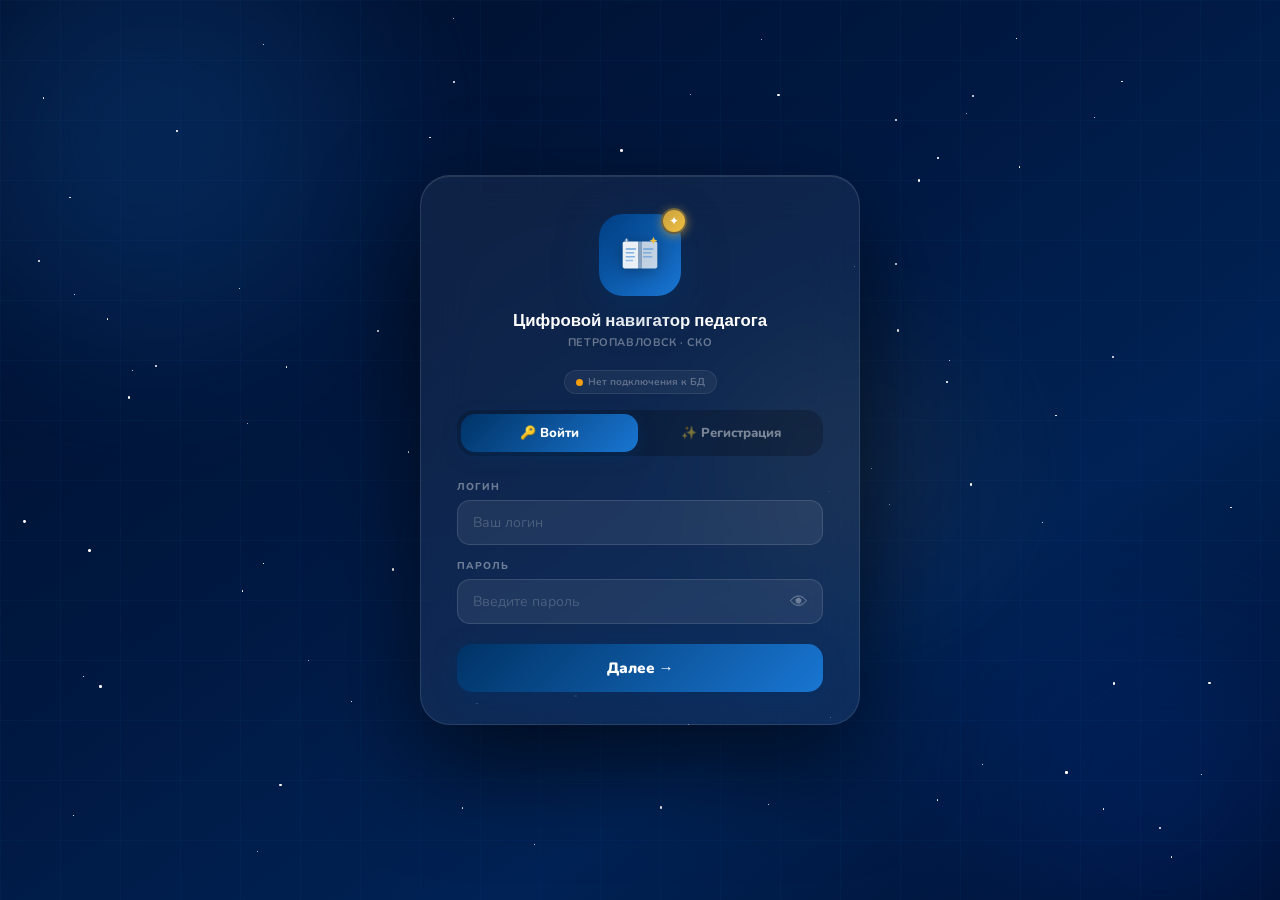
<file: games.html>
<!DOCTYPE html>
<html lang="ru">
<head>
  <meta charset="UTF-8"/>
  <meta name="viewport" content="width=device-width,initial-scale=1.0"/>
  <title>Игровая комната — Цифровой навигатор педагога | Петропавловск</title>
  <link rel="stylesheet" href="style.css"/>
  <link rel="manifest" href="manifest.json">
  <meta name="theme-color" content="#1976d2">
  <meta name="apple-mobile-web-app-capable" content="yes">
  <meta name="apple-mobile-web-app-title" content="Навигатор">
  <link rel="apple-touch-icon" href="icon-192.png">
  <link rel="stylesheet" href="games.css"/>
  <link rel="stylesheet" href="games-patch.css"/>
  <link href="https://fonts.googleapis.com/css2?family=Nunito:wght@400;600;700;800;900&display=swap" rel="stylesheet"/>

<script>
/* ── AUTH GATE: redirect to auth if not logged in ── */
(async function(){
  const _visTimerG = setTimeout(() => {
    document.documentElement.style.visibility = '';
    window.location.replace('auth.html');
  }, 5000);
  let user;
  try {
    user = await SESSION.getUser();
  } catch(e) {
    clearTimeout(_visTimerG);
    document.documentElement.style.visibility = '';
    window.location.replace('auth.html');
    return;
  }
  clearTimeout(_visTimerG);
  document.documentElement.style.visibility = '';
  if (!user) {
    // Show mini gate overlay instead of hard redirect
    document.addEventListener('DOMContentLoaded', function() {
      const gate = document.createElement('div');
      gate.id = 'games-gate';
      gate.style.cssText = 'position:fixed;inset:0;z-index:9999;background:rgba(0,19,48,.97);display:flex;align-items:center;justify-content:center;padding:20px;backdrop-filter:blur(8px)';
      gate.innerHTML = `
        <div style="background:rgba(255,255,255,.07);border:1px solid rgba(255,255,255,.12);border-radius:28px;padding:40px 32px;max-width:380px;width:100%;text-align:center;color:#fff;font-family:'Nunito',sans-serif;animation:gr .5s cubic-bezier(.34,1.4,.64,1)">
          <style>@keyframes gr{from{opacity:0;transform:translateY(24px) scale(.95)}to{opacity:1;transform:none}}</style>
          <div style="font-size:64px;margin-bottom:16px">🎮</div>
          <h2 style="font-size:1.5rem;font-weight:900;margin-bottom:8px">Зал игр</h2>
          <p style="font-size:13px;color:rgba(255,255,255,.55);line-height:1.6;margin-bottom:24px">Войдите в аккаунт чтобы играть и сохранять рекорды.</p>
          <a href="auth.html" style="display:block;padding:14px;background:linear-gradient(135deg,#003366,#1976D2);color:#fff;border-radius:15px;font-weight:900;font-size:15px;text-decoration:none;margin-bottom:10px;transition:all .2s">🔑 Войти в портал</a>
          <a href="index.html" style="display:block;padding:10px;color:rgba(255,255,255,.4);font-size:12px;font-weight:700;text-decoration:none;text-align:center">← На главную</a>
        </div>`;
      document.body.appendChild(gate);
    });
  }
})();
</script>
<script src="session.js"></script>
<script>document.documentElement.style.visibility='hidden';</script>
<link rel="stylesheet" href="theme.css">
<script src="theme.js"></script>
</head>
<body class="games-page">

<!-- CONFETTI CANVAS (inject by JS) -->

<!-- ══════ HEADER ══════ -->
<header id="games-header">
  <div class="gh-inner">
    <a href="index.html" class="gh-back">&#8592; На портал</a>
    <div class="gh-title">
      <span class="gh-star">&#11088;</span>
      Игровая комната
      <span class="gh-star">&#11088;</span>
    </div>
    <div class="gh-right">
      <button id="show-records-btn" class="gh-records-btn" title="Рекорды и достижения">&#127942; Рекорды</button>
      <span class="gh-age-badge">3–7 лет</span>
    </div>
  </div>
</header>

<!-- ══════ HERO ══════ -->
<div class="games-hero">
  <div class="games-hero-bubbles">
    <span class="bubble b1">&#127918;</span><span class="bubble b2">&#129513;</span>
    <span class="bubble b3">&#127912;</span><span class="bubble b4">&#11088;</span>
    <span class="bubble b5">&#127803;</span><span class="bubble b6">&#129514;</span>
    <span class="bubble b7">&#127881;</span><span class="bubble b8">&#127922;</span>
  </div>
  <h1 class="games-hero-title">Играем и учимся!</h1>
  <p class="games-hero-sub">5 онлайн-игр прямо в браузере &bull; звуки &bull; рекорды &bull; достижения</p>
  <div class="games-hero-tabs">
    <button class="gtab active" data-tab="online">&#128187; Онлайн-игры</button>
    <button class="gtab" data-tab="offline">&#127795; Офлайн-игры</button>
  </div>
</div>

<!-- ══════════════════════════════
     ОНЛАЙН
══════════════════════════════ -->
<section id="tab-online" class="gtab-content active">

  <div class="online-nav">
    <button class="onav-btn active" data-game="puzzle">&#129513; Пазл</button>
    <button class="onav-btn" data-game="memory">&#129506; Память</button>
    <button class="onav-btn" data-game="quiz">&#10067; Викторина</button>
    <button class="onav-btn" data-game="coloring">&#127912; Раскраска</button>
    <button class="onav-btn" data-game="sort">&#127922; Сортировка</button>
  </div>

  <!-- ──────────────────────────────
       ПАЗЛ
  ────────────────────────────────── -->
  <div id="game-puzzle" class="game-panel active">
    <div class="game-header">
      <div class="game-title-block">
        <span class="game-icon-big">&#129513;</span>
        <div>
          <h2>Пазл «Петропавловск»</h2>
          <p>Собери картинку достопримечательности города!</p>
        </div>
      </div>
      <div class="game-controls-top">
        <div class="game-score-box"><span class="gs-label">Ходов</span><span class="gs-val" id="puzzle-moves">0</span></div>
        <div class="game-score-box"><span class="gs-label">Время</span><span class="gs-val" id="puzzle-timer">0:00</span></div>
        <div class="game-score-box record-box"><span class="gs-label">Рекорд</span><span class="gs-val small" id="puzzle-record">—</span></div>
        <button class="game-btn-round" id="puzzle-new" title="Новая игра">&#8635;</button>
      </div>
    </div>

    <div class="puzzle-area">
      <div class="puzzle-sidebar">
        <p class="puzzle-choose-label">&#127775; Выбери картинку:</p>
        <div class="puzzle-thumbs">
          <button class="pthumb active" data-img="ablai"><div class="pthumb-art ablai-art">&#127984;</div><span>Резиденция хана</span></button>
          <button class="pthumb" data-img="park"><div class="pthumb-art park-art">&#127795;</div><span>Парк Победы</span></button>
          <button class="pthumb" data-img="sobor"><div class="pthumb-art sobor-art">&#9962;</div><span>Собор</span></button>
          <button class="pthumb" data-img="step"><div class="pthumb-art step-art">&#127768;</div><span>Степь СКО</span></button>
        </div>
        <p class="puzzle-choose-label">&#127919; Сложность:</p>
        <div class="puzzle-difficulty">
          <button class="diff-btn active" data-grid="3">3&#215;3<br><small>Лёгкий</small></button>
          <button class="diff-btn" data-grid="4">4&#215;4<br><small>Средний</small></button>
          <button class="diff-btn" data-grid="5">5&#215;5<br><small>Сложный</small></button>
        </div>
        <div class="puzzle-preview-box">
          <p class="puzzle-choose-label">&#128065; Подсказка:</p>
          <div id="puzzle-preview-img" class="pthumb-art ablai-art puzzle-big-preview">&#127984;</div>
        </div>
      </div>
      <div class="puzzle-center">
        <div id="puzzle-board" class="puzzle-board"></div>
      </div>
    </div>

    <div id="puzzle-win" class="game-win-overlay hidden">
      <div class="win-box">
        <div class="win-emoji">&#127881;</div>
        <h3>Пазл собран!</h3>
        <p>&#128100; Ходов: <strong id="puzzle-win-moves">0</strong></p>
        <p>&#8987; Время: <strong id="puzzle-win-time">0:00</strong></p>
        <div id="puzzle-win-new-rec" class="new-record-badge" style="display:none">&#127942; Новый рекорд!</div>
        <button class="win-btn" id="puzzle-win-new">Сыграть ещё!</button>
      </div>
    </div>
  </div>

  <!-- ──────────────────────────────
       ПАМЯТЬ
  ────────────────────────────────── -->
  <div id="game-memory" class="game-panel">
    <div class="game-header">
      <div class="game-title-block">
        <span class="game-icon-big">&#129506;</span>
        <div>
          <h2>«Найди пару»</h2>
          <p>Переворачивай карточки и находи одинаковые!</p>
        </div>
      </div>
      <div class="game-controls-top">
        <div class="game-score-box"><span class="gs-label">Пары</span><span class="gs-val" id="mem-pairs">0/8</span></div>
        <div class="game-score-box"><span class="gs-label">Ходы</span><span class="gs-val" id="mem-moves">0</span></div>
        <div class="game-score-box"><span class="gs-label">Звёзды</span><span class="gs-val" id="mem-stars">&#11088;&#11088;&#11088;</span></div>
        <div class="game-score-box record-box"><span class="gs-label">Рекорд</span><span class="gs-val small" id="mem-record">—</span></div>
        <button class="game-btn-round" id="mem-new" title="Новая игра">&#8635;</button>
      </div>
    </div>
    <div class="mem-controls-row">
      <span>Набор:</span>
      <button class="diff-btn active" data-memset="animals">&#128006; Животные</button>
      <button class="diff-btn" data-memset="sights">&#127963; Достопримечательности</button>
      <button class="diff-btn" data-memset="nature">&#127807; Природа</button>
      <button class="diff-btn" data-memset="objects">&#127968; Предметы</button>
    </div>
    <div id="memory-board" class="memory-board"></div>
    <div id="memory-win" class="game-win-overlay hidden">
      <div class="win-box">
        <div class="win-emoji" id="mem-win-emoji">&#127881;</div>
        <h3>Отлично!</h3>
        <p id="mem-win-text">Все пары найдены!</p>
        <div class="win-stars" id="mem-win-stars"></div>
        <div id="mem-win-newrec" class="new-record-badge" style="display:none">&#127942; Новый рекорд!</div>
        <button class="win-btn" id="mem-win-new">Играть снова!</button>
      </div>
    </div>
  </div>

  <!-- ──────────────────────────────
       ВИКТОРИНА
  ────────────────────────────────── -->
  <div id="game-quiz" class="game-panel">
    <div class="game-header">
      <div class="game-title-block">
        <span class="game-icon-big">&#10067;</span>
        <div>
          <h2>Знаю свой город!</h2>
          <p>14 вопросов о Петропавловске и Казахстане</p>
        </div>
      </div>
      <div class="game-controls-top">
        <div class="game-score-box"><span class="gs-label">Счёт</span><span class="gs-val" id="quiz-score">0</span></div>
        <div class="game-score-box"><span class="gs-label">Вопрос</span><span class="gs-val" id="quiz-progress">1/10</span></div>
        <div class="game-score-box record-box"><span class="gs-label">Рекорд</span><span class="gs-val small" id="quiz-record">—</span></div>
        <button class="game-btn-round" id="quiz-restart" title="Сначала">&#8635;</button>
      </div>
    </div>
    <div class="quiz-area" id="quiz-question-area">
      <div class="quiz-progress-bar"><div id="quiz-progress-fill" class="quiz-progress-fill" style="width:10%"></div></div>
      <div id="quiz-category-badge" class="quiz-cat-badge">&#127963; Краеведение</div>
      <div id="quiz-emoji-big" class="quiz-emoji-big">&#127961;</div>
      <h3 id="quiz-question-text" class="quiz-question-text">Загрузка...</h3>
      <div id="quiz-answers" class="quiz-answers"></div>
      <div id="quiz-feedback" class="quiz-feedback hidden"></div>
      <div id="quiz-fact-box" class="quiz-fact-box hidden"></div>
      <button id="quiz-next-btn" class="quiz-next-btn hidden">Следующий &#8594;</button>
    </div>
    <div id="quiz-finish-area" class="quiz-finish hidden">
      <div class="quiz-finish-emoji" id="quiz-finish-emoji">&#127881;</div>
      <h3 id="quiz-finish-title">Молодец!</h3>
      <p id="quiz-finish-text">Ты ответил правильно на X из 10 вопросов!</p>
      <div class="quiz-stars" id="quiz-finish-stars"></div>
      <div id="quiz-new-rec" class="new-record-badge" style="display:none">&#127942; Новый рекорд!</div>
      <button class="win-btn" id="quiz-play-again">Сыграть ещё!</button>
    </div>
  </div>

  <!-- ──────────────────────────────
       РАСКРАСКА
  ────────────────────────────────── -->
  <div id="game-coloring" class="game-panel">
    <div class="game-header">
      <div class="game-title-block">
        <span class="game-icon-big">&#127912;</span>
        <div>
          <h2>Раскраска «Казахстан»</h2>
          <p>Выбери цвет и рисуй! Сохрани свой шедевр!</p>
        </div>
      </div>
      <div class="game-controls-top">
        <button class="game-btn-round" id="color-clear" title="Очистить">&#128465;</button>
        <button class="game-btn-round" id="color-save" title="Сохранить PNG">&#128190;</button>
        <button class="game-btn-round" id="color-new" title="Следующая картинка">&#8635;</button>
      </div>
    </div>
    <div class="coloring-area">
      <div class="color-left-panel">
        <div class="color-palette" id="color-palette"></div>
        <div class="brush-controls">
          <label>&#128396; Кисть:</label>
          <input type="range" id="brush-size" min="4" max="45" value="18"/>
          <span id="brush-size-val">18</span>
          <button class="eraser-btn" id="eraser-btn" title="Ластик">&#9999; Ластик</button>
        </div>
        <div class="coloring-thumbs" id="coloring-thumbs"></div>
      </div>
      <div class="coloring-stage">
        <canvas id="color-canvas" width="520" height="400"></canvas>
        <p class="canvas-hint">&#128070; Рисуй прямо на картинке мышкой или пальцем!</p>
      </div>
    </div>
  </div>

  <!-- ──────────────────────────────
       СОРТИРОВКА
  ────────────────────────────────── -->
  <div id="game-sort" class="game-panel">
    <div class="game-header">
      <div class="game-title-block">
        <span class="game-icon-big">&#127922;</span>
        <div>
          <h2>Разложи по группам!</h2>
          <p>Перетащи или нажми, потом нажми на корзину</p>
        </div>
      </div>
      <div class="game-controls-top">
        <div class="game-score-box"><span class="gs-label">Правильно</span><span class="gs-val" id="sort-correct">0</span></div>
        <div class="game-score-box"><span class="gs-label">Ошибки</span><span class="gs-val" id="sort-errors">0</span></div>
        <div class="game-score-box record-box"><span class="gs-label">Рекорд</span><span class="gs-val small" id="sort-record">—</span></div>
        <button class="game-btn-round" id="sort-new" title="Новый раунд">&#8635;</button>
      </div>
    </div>
    <div class="sort-mode-row">
      <button class="diff-btn active" data-sortmode="seasons">&#127810; Сезоны</button>
      <button class="diff-btn" data-sortmode="animals">&#128014; Животные</button>
      <button class="diff-btn" data-sortmode="sizes">&#128269; Размеры</button>
      <button class="diff-btn" data-sortmode="food">&#127822; Еда</button>
    </div>
    <div class="sort-game-area">
      <div class="sort-items-pool" id="sort-pool"></div>
      <div class="sort-buckets" id="sort-buckets"></div>
    </div>
    <div id="sort-win" class="game-win-overlay hidden">
      <div class="win-box">
        <div class="win-emoji">&#127881;</div>
        <h3 id="sort-win-title">Всё разложено!</h3>
        <p id="sort-win-text">Ошибок: 0</p>
        <div id="sort-win-newrec" class="new-record-badge" style="display:none">&#127942; Новый рекорд!</div>
        <button class="win-btn" id="sort-win-new">Ещё раз!</button>
      </div>
    </div>
  </div>

</section>

<!-- ══════════════════════════════
     ОФЛАЙН
══════════════════════════════ -->
<section id="tab-offline" class="gtab-content">
  <div class="offline-intro">
    <div class="offline-intro-icon">&#127795;</div>
    <div>
      <h2>Игры без экрана</h2>
      <p>Карточки, правила и описания для занятий в садике, на прогулке и дома</p>
    </div>
  </div>
  <div class="offline-filters">
    <button class="ofilter active" data-filter="all">Все</button>
    <button class="ofilter" data-filter="indoor">&#127968; В помещении</button>
    <button class="ofilter" data-filter="outdoor">&#9978; На улице</button>
    <button class="ofilter" data-filter="cards">&#127183; Карточки</button>
    <button class="ofilter" data-filter="active">&#127939; Подвижные</button>
    <button class="ofilter" data-filter="creative">&#127912; Творческие</button>
  </div>
  <div class="offline-grid" id="offline-grid">

    <div class="ocard" data-tags="cards indoor" style="display:flex">
      <div class="ocard-header ocard-h1"><span class="ocard-emoji">&#127183;</span><span class="ocard-difficulty">&#9733; Лёгкая</span></div>
      <div class="ocard-body">
        <h3>Лото «Животные Казахстана»</h3>
        <div class="ocard-meta"><span class="otag indoor">В помещении</span><span class="otag age">3–7 лет</span><span class="otag players">2–6 игроков</span><span class="otag time">20–30 мин</span></div>
        <p>Классическое лото с карточками животных Казахстана: барс, беркут, сайгак, корсак.</p>
        <div class="ocard-goals"><strong>Развивает:</strong> память, внимание, словарный запас</div>
        <details class="ocard-rules"><summary>&#128214; Правила</summary><ol><li>Каждому раздаётся большая карта с 6 животными.</li><li>Ведущий тянет маленькие карточки и называет животное.</li><li>Совпадение — закрыть клетку фишкой.</li><li>Первый закрывший все 6 — победитель.</li><li>Доп: расскажи факт о животном на картинке.</li></ol></details>
        <div class="ocard-materials"><strong>Нужно:</strong> распечатать карточки, фишки (монеты, пуговицы)</div>
      </div>
      <div class="ocard-footer"><button class="ocard-print-btn" onclick="printCard('loto')">&#128438; Распечатать карточки</button></div>
    </div>

    <div class="ocard" data-tags="outdoor active" style="display:flex">
      <div class="ocard-header ocard-h2"><span class="ocard-emoji">&#127939;</span><span class="ocard-difficulty">&#9733;&#9733; Средняя</span></div>
      <div class="ocard-body">
        <h3>Байга — степная скачка</h3>
        <div class="ocard-meta"><span class="otag outdoor">На улице</span><span class="otag age">4–7 лет</span><span class="otag players">6–20 детей</span><span class="otag time">15–20 мин</span></div>
        <p>Подвижная казахская народная игра-скачка. Дети «скачут» как лошади, передавая эстафету.</p>
        <div class="ocard-goals"><strong>Развивает:</strong> ловкость, скорость, командный дух</div>
        <details class="ocard-rules"><summary>&#128214; Правила</summary><ol><li>2–3 команды — «табуна».</li><li>На расстоянии 20–30 м — «финиш».</li><li>По сигналу скачут (прыжки/высокий шаг), достигают финиша, возвращаются.</li><li>Касаются руки следующего игрока.</li><li>Победившая команда — «кличь победителя».</li></ol></details>
        <div class="ocard-materials"><strong>Нужно:</strong> площадка, конусы или мел для разметки</div>
      </div>
      <div class="ocard-footer"><button class="ocard-print-btn" onclick="printCard('bajga')">&#128438; Распечатать правила</button></div>
    </div>

    <div class="ocard" data-tags="indoor cards creative" style="display:flex">
      <div class="ocard-header ocard-h3"><span class="ocard-emoji">&#129513;</span><span class="ocard-difficulty">&#9733; Лёгкая</span></div>
      <div class="ocard-body">
        <h3>Пазл «Карта города»</h3>
        <div class="ocard-meta"><span class="otag indoor">В помещении</span><span class="otag age">4–7 лет</span><span class="otag players">1–4 игрока</span><span class="otag time">10–25 мин</span></div>
        <p>Распечатай и разрежь карту Петропавловска. Ребёнок собирает и находит знакомые места.</p>
        <div class="ocard-goals"><strong>Развивает:</strong> пространственное мышление, краеведение</div>
        <details class="ocard-rules"><summary>&#128214; Как сделать</summary><ol><li>Распечатай карту на А4 (цвет).</li><li>Наклей на картон, покрой скотчем.</li><li>Разрежь на 12 (3–4 года) или 24 части (5–7 лет).</li><li>Сложи в конверт — пазл готов!</li><li>Усложнение: назови достопримечательности.</li></ol></details>
        <div class="ocard-materials"><strong>Нужно:</strong> принтер, картон, ножницы, скотч</div>
      </div>
      <div class="ocard-footer"><button class="ocard-print-btn" onclick="printCard('map')">&#128438; Распечатать карту</button></div>
    </div>

    <div class="ocard" data-tags="outdoor active" style="display:flex">
      <div class="ocard-header ocard-h4"><span class="ocard-emoji">&#128678;</span><span class="ocard-difficulty">&#9733; Лёгкая</span></div>
      <div class="ocard-body">
        <h3>Светофор — живой</h3>
        <div class="ocard-meta"><span class="otag outdoor">На улице</span><span class="otag age">3–6 лет</span><span class="otag players">6–30 детей</span><span class="otag time">10–15 мин</span></div>
        <p>Воспитатель показывает цвет. Зелёный — бегут, жёлтый — идут медленно, красный — замирают.</p>
        <div class="ocard-goals"><strong>Развивает:</strong> реакцию, знание ПДД, саморегуляцию</div>
        <details class="ocard-rules"><summary>&#128214; Правила</summary><ol><li>Три круга: красный, жёлтый, зелёный (~20 см).</li><li>Зелёный — все бегут.</li><li>Жёлтый — медленно идут.</li><li>Красный — замирают. Пошевелился — садится.</li><li>Победитель — последний оставшийся.</li></ol></details>
        <div class="ocard-materials"><strong>Нужно:</strong> три цветных круга из картона</div>
      </div>
      <div class="ocard-footer"><button class="ocard-print-btn" onclick="printCard('svetofor')">&#128438; Распечатать круги</button></div>
    </div>

    <div class="ocard" data-tags="indoor cards" style="display:flex">
      <div class="ocard-header ocard-h5"><span class="ocard-emoji">&#127917;</span><span class="ocard-difficulty">&#9733;&#9733; Средняя</span></div>
      <div class="ocard-body">
        <h3>Ролевая игра «Базар»</h3>
        <div class="ocard-meta"><span class="otag indoor">В помещении</span><span class="otag age">4–7 лет</span><span class="otag players">4–15 детей</span><span class="otag time">25–40 мин</span></div>
        <p>Продавцы, покупатели, кассиры. Игрушечные деньги и карточки товаров. «Сәлем! Рақмет!»</p>
        <div class="ocard-goals"><strong>Развивает:</strong> математику (счёт), речь, общение</div>
        <details class="ocard-rules"><summary>&#128214; Как провести</summary><ol><li>2–3 продавца, остальные — покупатели.</li><li>«Товары» + ценники.</li><li>Каждому — «деньги».</li><li>Покупатели ходят, торгуются вежливо.</li><li>Через 15 мин роли меняются.</li></ol></details>
        <div class="ocard-materials"><strong>Нужно:</strong> игрушечные деньги, муляжи товаров, ценники</div>
      </div>
      <div class="ocard-footer"><button class="ocard-print-btn" onclick="printCard('bazar')">&#128438; Распечатать деньги</button></div>
    </div>

    <div class="ocard" data-tags="outdoor active" style="display:flex">
      <div class="ocard-header ocard-h6"><span class="ocard-emoji">&#9917;</span><span class="ocard-difficulty">&#9733; Лёгкая</span></div>
      <div class="ocard-body">
        <h3>Асық — казахская игра</h3>
        <div class="ocard-meta"><span class="otag outdoor">На улице</span><span class="otag age">5–7 лет</span><span class="otag players">2–10 детей</span><span class="otag time">15–30 мин</span></div>
        <p>Традиционная игра с бараньими косточками (асыками). Используй плоские камушки.</p>
        <div class="ocard-goals"><strong>Развивает:</strong> меткость, моторику, знание традиций</div>
        <details class="ocard-rules"><summary>&#128214; Правила</summary><ol><li>Круг на земле ~50 см.</li><li>Каждый кладёт 2–3 асыка в круг.</li><li>По очереди бросают «биток», выбивают косточки.</li><li>Выбитые — победителю.</li><li>Кто набрал больше — победил.</li></ol></details>
        <div class="ocard-materials"><strong>Нужно:</strong> асыки или плоские камушки, мел</div>
      </div>
      <div class="ocard-footer"><button class="ocard-print-btn" onclick="printCard('asyk')">&#128438; Распечатать правила</button></div>
    </div>

    <div class="ocard" data-tags="indoor creative" style="display:flex">
      <div class="ocard-header ocard-h7"><span class="ocard-emoji">&#127912;</span><span class="ocard-difficulty">&#9733; Лёгкая</span></div>
      <div class="ocard-body">
        <h3>Раскраска «Казахский орнамент»</h3>
        <div class="ocard-meta"><span class="otag indoor">В помещении</span><span class="otag age">3–7 лет</span><span class="otag players">1–30 детей</span><span class="otag time">15–20 мин</span></div>
        <p>Раскраски с традиционными узорами. Расскажи значение «Қошқар мүйіз» (бараньи рога — сила).</p>
        <div class="ocard-goals"><strong>Развивает:</strong> творчество, моторику, знание культуры</div>
        <details class="ocard-rules"><summary>&#128214; Советы</summary><ol><li>Покажи образцы на юртах, коврах.</li><li>Исторические цвета: красный, синий, золотой.</li><li>Устрой мини-выставку работ.</li><li>Для 6–7 лет: придумай свой узор.</li></ol></details>
        <div class="ocard-materials"><strong>Нужно:</strong> распечатки, карандаши или краски</div>
      </div>
      <div class="ocard-footer"><button class="ocard-print-btn" onclick="printCard('ornament')">&#128438; Распечатать раскраски</button></div>
    </div>

    <div class="ocard" data-tags="outdoor active indoor" style="display:flex">
      <div class="ocard-header ocard-h8"><span class="ocard-emoji">&#128269;</span><span class="ocard-difficulty">&#9733;&#9733; Средняя</span></div>
      <div class="ocard-body">
        <h3>«Горячо-холодно» — Петропавловск</h3>
        <div class="ocard-meta"><span class="otag indoor">В помещении</span><span class="otag outdoor">На улице</span><span class="otag age">4–7 лет</span><span class="otag players">5–20 детей</span><span class="otag time">10–15 мин</span></div>
        <p>Спрятана карточка с достопримечательностью. Дети ищут по подсказкам «горячо/холодно».</p>
        <div class="ocard-goals"><strong>Развивает:</strong> ориентацию, краеведение, внимание</div>
        <details class="ocard-rules"><summary>&#128214; Правила</summary><ol><li>Воспитатель прячет карточку (Парк, Резиденция и т.д.).</li><li>Водящий ищет, остальные подсказывают.</li><li>Найдя — называет и рассказывает о месте.</li><li>Рассказал правильно — становится ведущим.</li></ol></details>
        <div class="ocard-materials"><strong>Нужно:</strong> карточки с достопримечательностями (6–8 шт)</div>
      </div>
      <div class="ocard-footer"><button class="ocard-print-btn" onclick="printCard('hot_cold')">&#128438; Распечатать карточки</button></div>
    </div>

  </div>
</section>

<!-- LEADERBOARD PANEL -->
<div id="panel-leaderboard" style="display:none;padding:16px;max-width:600px;margin:0 auto">
  <div style="display:flex;align-items:center;gap:12px;margin-bottom:16px">
    <button onclick="document.getElementById('panel-leaderboard').style.display='none';document.querySelector('.games-main').style.display=''" 
      style="background:none;border:1px solid var(--border,rgba(255,255,255,0.1));color:var(--text2,#7a90b8);padding:6px 14px;border-radius:8px;cursor:pointer;font-family:inherit">← Назад</button>
    <h2 style="color:var(--text,#eef2ff);margin:0;font-size:18px">🏆 Таблица лидеров</h2>
  </div>
  <div class="filter-tabs" id="lb-game-filter" style="margin-bottom:12px">
    <button class="filter-tab active" data-game="all" onclick="loadLeaderboard('all',this)">Все</button>
    <button class="filter-tab" data-game="quiz" onclick="loadLeaderboard('quiz',this)">Викторина</button>
    <button class="filter-tab" data-game="memory" onclick="loadLeaderboard('memory',this)">Память</button>
    <button class="filter-tab" data-game="puzzle" onclick="loadLeaderboard('puzzle',this)">Пазл</button>
    <button class="filter-tab" data-game="color" onclick="loadLeaderboard('color',this)">Раскраска</button>
    <button class="filter-tab" data-game="sort" onclick="loadLeaderboard('sort',this)">Сортировка</button>
  </div>
  <ul class="leaderboard" id="lb-list">
    <li style="text-align:center;padding:20px;color:var(--text3,#4a5f82)">Загрузка...</li>
  </ul>
</div>

<!-- FOOTER -->
<footer class="games-footer">
  <div class="gf-inner">
    <a href="index.html" class="gf-back">&#8592; Вернуться на портал</a>
    <button onclick="showLeaderboard()" style="background:rgba(255,215,0,0.15);border:1px solid rgba(255,215,0,0.3);color:#fbbf24;padding:6px 14px;border-radius:8px;cursor:pointer;font-family:inherit;font-size:13px;font-weight:700">🏆 Лидеры</button>
    <div class="gf-info">
      <span>&#127891; Цифровой навигатор педагога</span>
      <span>г. Петропавловск, СКО &bull; 2025</span>
    </div>
  </div>
</footer>

<div id="games-toast"></div>

<script src="games.js"></script>
<script src="games-patch.js">
if('serviceWorker'in navigator)navigator.serviceWorker.register('/sw.js').catch(()=>{});
</script>
</body>
</html>
</file>
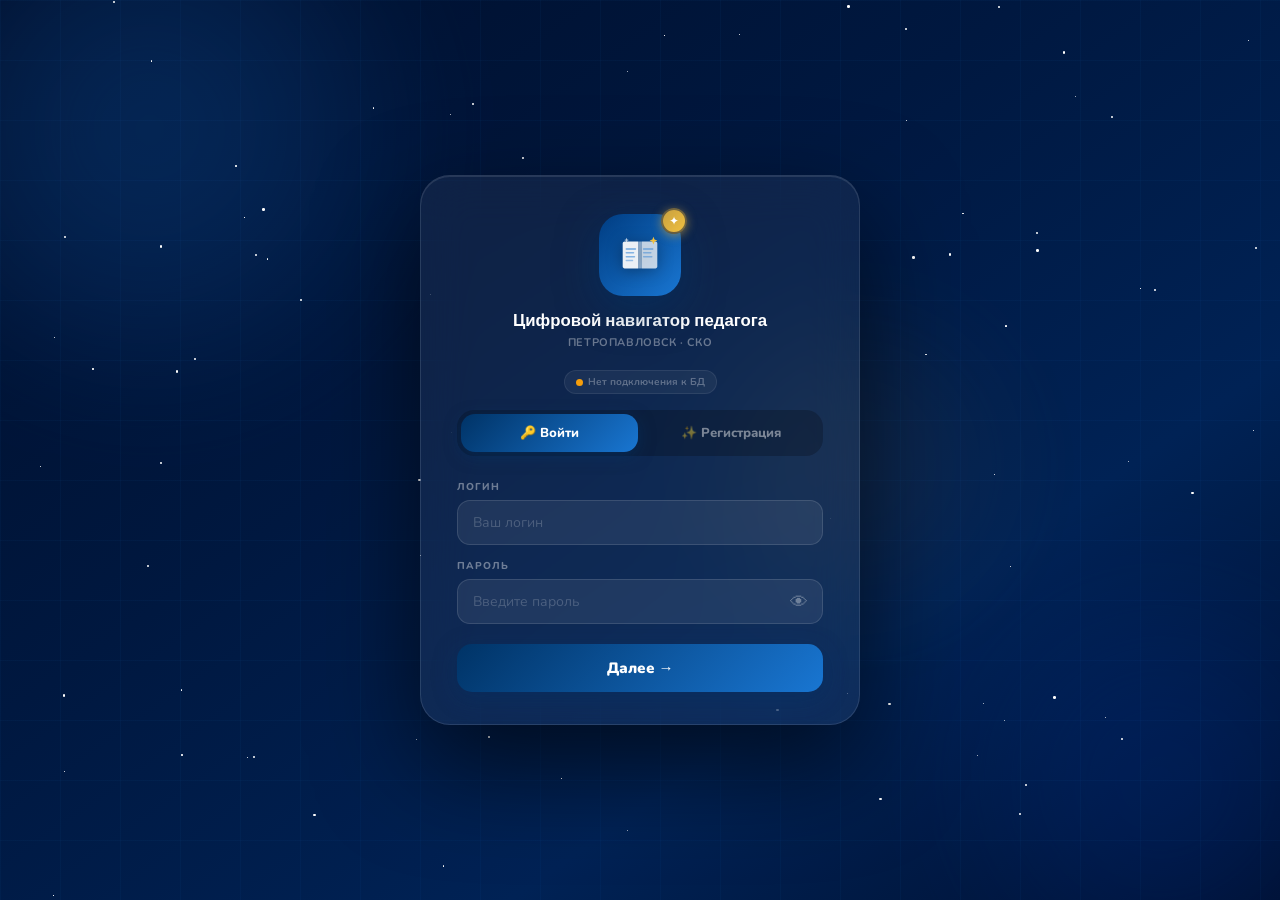
<file: profile.html>
<!DOCTYPE html>
<html lang="ru">
<head>
<meta charset="UTF-8"/>
<meta name="viewport" content="width=device-width,initial-scale=1"/>
<title>Мой профиль — Портал педагога</title>
<link rel="preconnect" href="https://fonts.googleapis.com"/>
<link href="https://fonts.googleapis.com/css2?family=Nunito:wght@400;600;700;800;900&display=swap" rel="stylesheet"/>
<style>
*{box-sizing:border-box;margin:0;padding:0;}
:root{
  --bg:#0b1421;--surface:#111d35;--surface2:#172540;--surface3:#1e2f50;
  --border:rgba(255,255,255,.08);--accent:#1976D2;--accent2:#42a5f5;
  --green:#4caf50;--red:#ef4444;--yellow:#f59e0b;
  --text:#e8eeff;--text2:#7a90b8;--text3:#3d5070;
  --font:'Nunito',sans-serif;--radius:16px;
}
body{background:var(--bg);font-family:var(--font);color:var(--text);min-height:100vh;}

/* ── NAV ── */
.topbar{
  display:flex;align-items:center;gap:12px;
  padding:14px 20px;border-bottom:1px solid var(--border);
  background:var(--surface);position:sticky;top:0;z-index:10;
}
.back-link{
  display:flex;align-items:center;gap:6px;
  color:var(--text2);text-decoration:none;font-size:13px;font-weight:700;
  padding:7px 14px;border-radius:10px;border:1px solid var(--border);
  background:var(--surface2);transition:all .18s;
}
.back-link:hover{color:var(--text);background:var(--surface3);}
.topbar-title{font-size:16px;font-weight:900;}
.topbar-sub{font-size:12px;color:var(--text2);margin-left:auto;}

/* ── LAYOUT ── */
.page{max-width:600px;margin:0 auto;padding:28px 16px 60px;}

/* ── PROFILE CARD ── */
.profile-card{
  background:var(--surface);border:1px solid var(--border);
  border-radius:20px;padding:28px;margin-bottom:20px;
  display:flex;align-items:center;gap:20px;
}
.profile-av{
  width:72px;height:72px;border-radius:22px;flex-shrink:0;
  background:linear-gradient(135deg,var(--accent),var(--accent2));
  display:flex;align-items:center;justify-content:center;
  font-size:28px;font-weight:900;color:#fff;
  box-shadow:0 6px 24px rgba(25,118,210,.35);
}
.profile-info{}
.profile-name{font-size:20px;font-weight:900;margin-bottom:4px;}
.profile-login{font-size:13px;color:var(--text2);margin-bottom:6px;}
.role-badge{
  display:inline-block;padding:3px 12px;border-radius:20px;
  font-size:11px;font-weight:800;
  background:rgba(25,118,210,.2);border:1px solid rgba(25,118,210,.4);color:var(--accent2);
}
.role-badge.admin{background:rgba(245,158,11,.2);border-color:rgba(245,158,11,.4);color:#fbbf24;}

/* ── SECTION CARD ── */
.sec-card{
  background:var(--surface);border:1px solid var(--border);
  border-radius:20px;margin-bottom:16px;overflow:hidden;
}
.sec-head{
  padding:16px 20px;border-bottom:1px solid var(--border);
  display:flex;align-items:center;gap:10px;
}
.sec-head-icon{
  width:36px;height:36px;border-radius:11px;
  display:flex;align-items:center;justify-content:center;font-size:16px;
  background:var(--surface2);flex-shrink:0;
}
.sec-head h3{font-size:14px;font-weight:900;}
.sec-head p{font-size:11px;color:var(--text2);margin-top:1px;}
.sec-body{padding:18px 20px;}

/* ── FORM ── */
.field{margin-bottom:16px;}
.field label{display:block;font-size:11px;font-weight:800;color:var(--text2);text-transform:uppercase;letter-spacing:.05em;margin-bottom:6px;}
.field input{
  width:100%;background:var(--surface2);border:1.5px solid var(--border);
  border-radius:12px;padding:11px 14px;font-family:var(--font);
  font-size:13.5px;color:var(--text);outline:none;transition:border-color .2s;
}
.field input:focus{border-color:rgba(25,118,210,.6);}
.field input.error{border-color:rgba(239,68,68,.5);}
.field-hint{font-size:11px;color:var(--text2);margin-top:5px;}
.field-hint.ok{color:var(--green);}
.field-hint.err{color:var(--red);}

.pwd-wrap{position:relative;}
.pwd-wrap input{padding-right:42px;}
.eye-btn{
  position:absolute;right:12px;top:50%;transform:translateY(-50%);
  background:none;border:none;cursor:pointer;font-size:16px;color:var(--text2);
  padding:4px;
}

/* ── PIN PAD ── */
.pin-section{margin-bottom:16px;}
.pin-label{font-size:11px;font-weight:800;color:var(--text2);text-transform:uppercase;letter-spacing:.05em;margin-bottom:10px;display:block;}
.pin-dots{display:flex;gap:10px;justify-content:center;margin-bottom:14px;}
.pin-dot{
  width:14px;height:14px;border-radius:50%;
  border:2px solid var(--border);background:transparent;transition:all .2s;
}
.pin-dot.filled{background:var(--accent);border-color:var(--accent);}
.numpad{display:grid;grid-template-columns:repeat(3,1fr);gap:8px;max-width:240px;margin:0 auto;}
.np-btn{
  padding:14px;border-radius:12px;border:1px solid var(--border);
  background:var(--surface2);color:var(--text);font-family:var(--font);
  font-size:16px;font-weight:800;cursor:pointer;transition:all .15s;
  -webkit-user-select:none;user-select:none;
}
.np-btn:hover{background:var(--surface3);transform:scale(1.04);}
.np-btn:active{transform:scale(.97);}
.np-btn.del{font-size:18px;}

/* ── STRENGTH ── */
.pwd-bars{display:flex;gap:4px;margin-bottom:6px;}
.pwd-bar{height:4px;flex:1;border-radius:2px;background:var(--surface3);transition:background .3s;}

/* ── BUTTONS ── */
.btn-save{
  width:100%;padding:13px;border-radius:14px;border:none;
  background:linear-gradient(135deg,var(--accent),var(--accent2));
  color:#fff;font-family:var(--font);font-size:14px;font-weight:900;
  cursor:pointer;transition:all .2s;
  display:flex;align-items:center;justify-content:center;gap:8px;
}
.btn-save:hover{opacity:.88;transform:translateY(-1px);}
.btn-save:disabled{opacity:.4;cursor:default;transform:none;}
.btn-spinner{
  width:16px;height:16px;border:2px solid rgba(255,255,255,.3);
  border-top-color:#fff;border-radius:50%;display:none;
  animation:spin .6s linear infinite;
}
@keyframes spin{to{transform:rotate(360deg);}}
.btn-save.loading .btn-spinner{display:block;}
.btn-save.loading .btn-text{display:none;}

/* ── MSG ── */
.form-msg{
  padding:10px 14px;border-radius:10px;font-size:13px;font-weight:700;
  margin-bottom:14px;display:none;
}
.form-msg.ok{background:rgba(76,175,80,.12);border:1px solid rgba(76,175,80,.3);color:#81c784;}
.form-msg.err{background:rgba(239,68,68,.1);border:1px solid rgba(239,68,68,.3);color:#f87171;}
.form-msg.show{display:block;}

/* ── STATS ── */
.stats-grid{display:grid;grid-template-columns:repeat(3,1fr);gap:10px;}
.stat-box{
  background:var(--surface2);border:1px solid var(--border);
  border-radius:14px;padding:14px;text-align:center;
}
.stat-n{font-size:22px;font-weight:900;color:var(--accent2);}
.stat-l{font-size:11px;color:var(--text2);margin-top:3px;font-weight:700;}

/* ── DANGER ── */
.danger-zone{
  background:rgba(239,68,68,.05);border:1px solid rgba(239,68,68,.2);
  border-radius:14px;padding:16px;margin-top:16px;
}
.danger-title{font-size:12px;font-weight:800;color:#f87171;margin-bottom:8px;}
.btn-danger{
  padding:10px 20px;border-radius:10px;border:1px solid rgba(239,68,68,.4);
  background:rgba(239,68,68,.08);color:#f87171;
  font-family:var(--font);font-size:13px;font-weight:800;cursor:pointer;
  transition:all .18s;
}
.btn-danger:hover{background:rgba(239,68,68,.18);}

/* ── TOAST ── */
.toast{
  position:fixed;bottom:24px;left:50%;transform:translateX(-50%) translateY(20px);
  background:var(--surface2);border:1px solid var(--border);
  border-radius:12px;padding:10px 22px;font-size:13px;font-weight:700;
  opacity:0;transition:all .3s;pointer-events:none;z-index:999;white-space:nowrap;
}
.toast.show{opacity:1;transform:translateX(-50%) translateY(0);}
.toast.ok{border-color:rgba(76,175,80,.4);color:#81c784;}
.toast.err{border-color:rgba(239,68,68,.3);color:#f87171;}
</style>
<script>document.documentElement.style.visibility='hidden';</script>
<script src="session.js"></script>
<script>document.documentElement.style.visibility='hidden';</script>
<link rel="manifest" href="manifest.json">
<meta name="theme-color" content="#1976d2">
<meta name="apple-mobile-web-app-capable" content="yes">
<meta name="apple-mobile-web-app-title" content="Навигатор">
<link rel="apple-touch-icon" href="icon-192.png">
<link rel="stylesheet" href="theme.css">
<script src="theme.js"></script>
</head>
<body>

<div class="topbar">
  <a href="index.html" class="back-link">← На сайт</a>
  <div>
    <div class="topbar-title">👤 Мой профиль</div>
  </div>
  <div class="topbar-sub" id="tb-name"></div>
</div>

<div class="page">

  <!-- PROFILE CARD -->
  <div class="profile-card" id="profile-card">
    <div class="profile-av" id="prof-av">?</div>
    <div class="profile-info">
      <div class="profile-name" id="prof-name">Загрузка...</div>
      <div class="profile-login" id="prof-login"></div>
      <div class="role-badge" id="prof-role"></div>
    </div>
  </div>

  <!-- STATS -->
  <div class="sec-card">
    <div class="sec-head">
      <div class="sec-head-icon">📊</div>
      <div>
        <h3>Статистика</h3>
        <p>Ваша активность на портале</p>
      </div>
    </div>
    <div class="sec-body">
      <div class="stats-grid">
        <div class="stat-box"><div class="stat-n" id="stat-games">—</div><div class="stat-l">Игр сыграно</div></div>
        <div class="stat-box"><div class="stat-n" id="stat-msgs">—</div><div class="stat-l">Сообщений</div></div>
        <div class="stat-box"><div class="stat-n" id="stat-days">—</div><div class="stat-l">Дней на портале</div></div>
      </div>
    </div>
  </div>

  <!-- CHANGE NAME -->
  <div class="sec-card">
    <div class="sec-head">
      <div class="sec-head-icon">✏️</div>
      <div>
        <h3>Изменить имя</h3>
        <p>Отображается в чате и профиле</p>
      </div>
    </div>
    <div class="sec-body">
      <div class="form-msg" id="msg-name"></div>
      <div class="field">
        <label>Ваше имя</label>
        <input type="text" id="new-name" placeholder="Напр.: Айгуль М." maxlength="30" oninput="checkName()"/>
      </div>
      <button class="btn-save" id="btn-name" onclick="saveName()" disabled>
        <span class="btn-text">💾 Сохранить имя</span>
        <div class="btn-spinner"></div>
      </button>
    </div>
  </div>

  <!-- CHANGE PASSWORD -->
  <div class="sec-card">
    <div class="sec-head">
      <div class="sec-head-icon">🔑</div>
      <div>
        <h3>Изменить пароль</h3>
        <p>Минимум 6 символов</p>
      </div>
    </div>
    <div class="sec-body">
      <div class="form-msg" id="msg-pwd"></div>
      <div class="field">
        <label>Текущий пароль</label>
        <div class="pwd-wrap">
          <input type="password" id="cur-pwd" placeholder="Введите текущий пароль" oninput="checkPwdForm()"/>
          <button class="eye-btn" onclick="toggleEye('cur-pwd',this)" tabindex="-1">👁</button>
        </div>
      </div>
      <div class="field">
        <label>Новый пароль</label>
        <div class="pwd-wrap">
          <input type="password" id="new-pwd" placeholder="Минимум 6 символов" oninput="checkPwdStrength(this.value);checkPwdForm()"/>
          <button class="eye-btn" onclick="toggleEye('new-pwd',this)" tabindex="-1">👁</button>
        </div>
        <div class="pwd-bars" id="pwd-bars" style="display:none;margin-top:8px">
          <div class="pwd-bar" id="pb0"></div><div class="pwd-bar" id="pb1"></div>
          <div class="pwd-bar" id="pb2"></div><div class="pwd-bar" id="pb3"></div>
        </div>
        <div class="field-hint" id="pwd-hint"></div>
      </div>
      <div class="field">
        <label>Повторите новый пароль</label>
        <div class="pwd-wrap">
          <input type="password" id="new-pwd2" placeholder="Ещё раз" oninput="checkPwdForm()"/>
          <button class="eye-btn" onclick="toggleEye('new-pwd2',this)" tabindex="-1">👁</button>
        </div>
        <div class="field-hint" id="pwd-match-hint"></div>
      </div>
      <button class="btn-save" id="btn-pwd" onclick="savePwd()" disabled>
        <span class="btn-text">🔑 Сменить пароль</span>
        <div class="btn-spinner"></div>
      </button>
    </div>
  </div>

  <!-- CHANGE PIN -->
  <div class="sec-card">
    <div class="sec-head">
      <div class="sec-head-icon">🔢</div>
      <div>
        <h3>Изменить PIN-код</h3>
        <p>4 цифры — используется при входе</p>
      </div>
    </div>
    <div class="sec-body">
      <div class="form-msg" id="msg-pin"></div>

      <!-- Current PIN -->
      <div id="pin-step-cur">
        <span class="pin-label">Введите текущий PIN</span>
        <div class="pin-dots" id="cur-pin-dots">
          <div class="pin-dot" id="cpd0"></div><div class="pin-dot" id="cpd1"></div>
          <div class="pin-dot" id="cpd2"></div><div class="pin-dot" id="cpd3"></div>
        </div>
        <div class="numpad" id="cur-numpad"></div>
      </div>

      <!-- New PIN -->
      <div id="pin-step-new" style="display:none">
        <span class="pin-label">Введите новый PIN (4 цифры)</span>
        <div class="pin-dots" id="new-pin-dots">
          <div class="pin-dot" id="npd0"></div><div class="pin-dot" id="npd1"></div>
          <div class="pin-dot" id="npd2"></div><div class="pin-dot" id="npd3"></div>
        </div>
        <div class="numpad" id="new-numpad"></div>
        <button class="btn-danger" style="margin-top:14px;width:100%" onclick="resetPinFlow()">← Назад</button>
      </div>

    </div>
  </div>

  <!-- DANGER ZONE -->
  <div class="sec-card">
    <div class="sec-head">
      <div class="sec-head-icon">⚠️</div>
      <div><h3>Выход</h3></div>
    </div>
    <div class="sec-body">
      <button class="btn-danger" style="width:100%" onclick="logout()">🚪 Выйти из аккаунта</button>
    </div>
  </div>

</div>

<div class="toast" id="toast"></div>

<script>
const SB_URL  = 'https://ljtogliylpubvkckpwyv.supabase.co';
const SB_ANON = 'eyJhbGciOiJIUzI1NiIsInR5cCI6IkpXVCJ9.eyJpc3MiOiJzdXBhYmFzZSIsInJlZiI6ImxqdG9nbGl5bHB1YnZrY2twd3l2Iiwicm9sZSI6ImFub24iLCJpYXQiOjE3NzMxNzEzODQsImV4cCI6MjA4ODc0NzM4NH0.91EQ_EEfi8X09Vm0jmH12_35R6tf0BwtTGoX3K5lgfc';
// SESSION_KEY удалён — session.js
const SALT = 'pedagog_sko_2025_';

let me = null;
let curPin = '';
let newPin = '';

/* ═══ INIT ═══ */
window.addEventListener('DOMContentLoaded', async () => {
  const _visTimerP = setTimeout(() => {
    document.documentElement.style.visibility = '';
    window.location.replace('auth.html');
  }, 5000);
  try {
    me = await SESSION.getUser();
  } catch(e) {
    clearTimeout(_visTimerP);
    document.documentElement.style.visibility = '';
    window.location.replace('auth.html');
    return;
  }
  clearTimeout(_visTimerP);
  document.documentElement.style.visibility = '';
  if (!me) { window.location.replace('auth.html'); return; }

  // Fill profile card
  document.getElementById('prof-av').textContent   = (me.name||'?')[0].toUpperCase();
  document.getElementById('prof-name').textContent  = me.name;
  document.getElementById('prof-login').textContent = '@' + me.login;
  document.getElementById('tb-name').textContent    = me.name;
  const roleBadge = document.getElementById('prof-role');
  roleBadge.textContent = me.role === 'admin' ? '👑 Администратор' : '👩‍🏫 Педагог';
  if (me.role === 'admin') roleBadge.classList.add('admin');

  document.getElementById('new-name').value = me.name;

  buildNumpad('cur-numpad', 'cur');
  buildNumpad('new-numpad', 'new');

  await loadStats();
});

/* ═══ SUPABASE ═══ */
async function sb(path, opts={}) {
  const r = await fetch(`${SB_URL}/rest/v1/${path}`, {
    headers: { 'apikey':SB_ANON,'Authorization':'Bearer '+SB_ANON,'Content-Type':'application/json','Prefer':'return=representation', ...(opts.headers||{}) },
    ...opts
  });
  if (!r.ok) { const e = await r.json().catch(()=>({})); throw new Error(e.message||r.statusText); }
  return r.json().catch(()=>null);
}

async function sha256(str) {
  const buf = await crypto.subtle.digest('SHA-256', new TextEncoder().encode(SALT + str));
  return Array.from(new Uint8Array(buf)).map(b=>b.toString(16).padStart(2,'0')).join('');
}

/* ═══ STATS ═══ */
async function loadStats() {
  try {
    const [records, msgs] = await Promise.all([
      sb(`game_records?user_id=eq.${encodeURIComponent(me.id)}&select=id`).catch(()=>[]),
      sb(`chat_messages_v2?user_id=eq.${encodeURIComponent(me.id)}&select=id`).catch(()=>[]),
    ]);
    document.getElementById('stat-games').textContent = (records||[]).length;
    document.getElementById('stat-msgs').textContent  = (msgs||[]).length;
    // Days since registration
    const user = await sb(`pedagog_users?id=eq.${me.id}&select=created_at`).catch(()=>null);
    if (user && user[0]) {
      const days = Math.floor((Date.now() - new Date(user[0].created_at)) / 86400000);
      document.getElementById('stat-days').textContent = days || 1;
    }
  } catch(e) {}
}

/* ═══ CHANGE NAME ═══ */
function checkName() {
  const v = document.getElementById('new-name').value.trim();
  document.getElementById('btn-name').disabled = !v || v === me.name || v.length < 2;
}

async function saveName() {
  const name = document.getElementById('new-name').value.trim();
  if (!name || name.length < 2) return;
  setLoading('btn-name', true);
  clearMsg('msg-name');
  try {
    await sb(`pedagog_users?id=eq.${me.id}`, { method:'PATCH', body:JSON.stringify({name}) });
    me.name = name;
    // Обновляем имя в Supabase сессии
    const tok = SESSION.hasToken ? sessionStorage.getItem('psess_token') || localStorage.getItem('psess_token') : null;
    if (tok) {
      await sb(`user_sessions?token=eq.${tok}`, { method:'PATCH', body:JSON.stringify({name}) }).catch(()=>{});
    }
    document.getElementById('prof-av').textContent  = name[0].toUpperCase();
    document.getElementById('prof-name').textContent = name;
    document.getElementById('tb-name').textContent   = name;
    showMsg('msg-name', 'ok', '✅ Имя изменено!');
    toast('✅ Имя сохранено', 'ok');
    document.getElementById('btn-name').disabled = true;
  } catch(e) { showMsg('msg-name', 'err', '❌ Ошибка: ' + e.message); }
  finally { setLoading('btn-name', false); }
}

/* ═══ CHANGE PASSWORD ═══ */
function checkPwdStrength(pwd) {
  const bars = document.getElementById('pwd-bars');
  const hint = document.getElementById('pwd-hint');
  if (!pwd) { bars.style.display='none'; hint.textContent=''; return; }
  bars.style.display = 'flex';
  let score = 0;
  if (pwd.length >= 6)  score++;
  if (pwd.length >= 10) score++;
  if (/[A-Z]/.test(pwd) && /[a-z]/.test(pwd)) score++;
  if (/[0-9]/.test(pwd) && /[^a-zA-Z0-9]/.test(pwd)) score++;
  const colors = ['#ef4444','#f59e0b','#3b82f6','#22c55e'];
  const labels = ['Слабый','Средний','Хороший','Сильный'];
  for (let i=0;i<4;i++) {
    document.getElementById('pb'+i).style.background = i < score ? colors[score-1] : 'var(--surface3)';
  }
  hint.textContent = labels[score-1] || '';
  hint.className = 'field-hint';
}

function checkPwdForm() {
  const cur  = document.getElementById('cur-pwd').value;
  const np   = document.getElementById('new-pwd').value;
  const np2  = document.getElementById('new-pwd2').value;
  const hint = document.getElementById('pwd-match-hint');
  if (np2) {
    hint.textContent = np === np2 ? '✓ Пароли совпадают' : '✗ Пароли не совпадают';
    hint.className   = 'field-hint ' + (np === np2 ? 'ok' : 'err');
  } else {
    hint.textContent = '';
  }
  document.getElementById('btn-pwd').disabled = !(cur && np.length >= 6 && np === np2);
}

async function savePwd() {
  const curPwd = document.getElementById('cur-pwd').value;
  const newPwd = document.getElementById('new-pwd').value;
  const newPwd2 = document.getElementById('new-pwd2').value;
  if (newPwd !== newPwd2) { showMsg('msg-pwd','err','❌ Пароли не совпадают'); return; }
  if (newPwd.length < 6) { showMsg('msg-pwd','err','❌ Минимум 6 символов'); return; }

  setLoading('btn-pwd', true);
  clearMsg('msg-pwd');
  try {
    // Verify current password
    const curHash = await sha256(curPwd);
    const user = await sb(`pedagog_users?id=eq.${me.id}&select=password_hash`);
    if (!user || !user[0] || user[0].password_hash !== curHash) {
      showMsg('msg-pwd','err','❌ Текущий пароль неверный');
      return;
    }
    const newHash = await sha256(newPwd);
    await sb(`pedagog_users?id=eq.${me.id}`, { method:'PATCH', body:JSON.stringify({password_hash:newHash}) });
    showMsg('msg-pwd','ok','✅ Пароль изменён!');
    toast('✅ Пароль изменён', 'ok');
    document.getElementById('cur-pwd').value  = '';
    document.getElementById('new-pwd').value  = '';
    document.getElementById('new-pwd2').value = '';
    document.getElementById('btn-pwd').disabled = true;
    document.getElementById('pwd-bars').style.display = 'none';
    document.getElementById('pwd-hint').textContent   = '';
    document.getElementById('pwd-match-hint').textContent = '';
  } catch(e) { showMsg('msg-pwd','err','❌ Ошибка: '+e.message); }
  finally { setLoading('btn-pwd', false); }
}

/* ═══ CHANGE PIN ═══ */
function buildNumpad(containerId, mode) {
  const el = document.getElementById(containerId);
  const digits = [1,2,3,4,5,6,7,8,9,'',0,'⌫'];
  el.innerHTML = digits.map(d => {
    if (d === '') return '<div></div>';
    const isDel = d === '⌫';
    return `<button class="np-btn${isDel?' del':''}" onclick="pinInput('${mode}','${d}')">${d}</button>`;
  }).join('');
}

function pinInput(mode, val) {
  if (mode === 'cur') {
    if (val === '⌫') { curPin = curPin.slice(0,-1); }
    else if (curPin.length < 4) curPin += val;
    updatePinDots('cur-pin-dots', curPin, 'cpd');
    if (curPin.length === 4) setTimeout(() => verifyCurPin(), 300);
  } else {
    if (val === '⌫') { newPin = newPin.slice(0,-1); }
    else if (newPin.length < 4) newPin += val;
    updatePinDots('new-pin-dots', newPin, 'npd');
    if (newPin.length === 4) setTimeout(() => savePin(), 300);
  }
}

function updatePinDots(containerId, pin, prefix) {
  for (let i=0;i<4;i++) {
    document.getElementById(prefix+i)?.classList.toggle('filled', i < pin.length);
  }
}

async function verifyCurPin() {
  clearMsg('msg-pin');
  try {
    const hash = await sha256(curPin);
    const user = await sb(`pedagog_users?id=eq.${me.id}&select=pin_hash`);
    if (!user || !user[0] || user[0].pin_hash !== hash) {
      showMsg('msg-pin','err','❌ Неверный PIN, попробуйте снова');
      curPin = '';
      updatePinDots('cur-pin-dots', '', 'cpd');
      return;
    }
    // Correct — show new PIN step
    document.getElementById('pin-step-cur').style.display = 'none';
    document.getElementById('pin-step-new').style.display = 'block';
    newPin = '';
    updatePinDots('new-pin-dots', '', 'npd');
  } catch(e) {
    showMsg('msg-pin','err','❌ Ошибка: '+e.message);
    curPin = '';
    updatePinDots('cur-pin-dots', '', 'cpd');
  }
}

async function savePin() {
  try {
    const hash = await sha256(newPin);
    await sb(`pedagog_users?id=eq.${me.id}`, { method:'PATCH', body:JSON.stringify({pin_hash:hash}) });
    showMsg('msg-pin','ok','✅ PIN изменён!');
    toast('✅ PIN-код изменён', 'ok');
    resetPinFlow();
  } catch(e) {
    showMsg('msg-pin','err','❌ Ошибка: '+e.message);
    newPin = '';
    updatePinDots('new-pin-dots', '', 'npd');
  }
}

function resetPinFlow() {
  curPin = ''; newPin = '';
  updatePinDots('cur-pin-dots', '', 'cpd');
  updatePinDots('new-pin-dots', '', 'npd');
  document.getElementById('pin-step-cur').style.display = 'block';
  document.getElementById('pin-step-new').style.display = 'none';
  clearMsg('msg-pin');
}

/* ═══ UTILS ═══ */
function toggleEye(id, btn) {
  const inp = document.getElementById(id);
  inp.type = inp.type === 'password' ? 'text' : 'password';
  btn.textContent = inp.type === 'password' ? '👁' : '🙈';
}

function setLoading(btnId, on) {
  const btn = document.getElementById(btnId);
  btn.classList.toggle('loading', on);
  btn.disabled = on;
}

function showMsg(id, type, text) {
  const el = document.getElementById(id);
  el.textContent = text;
  el.className = `form-msg ${type} show`;
  setTimeout(() => el.classList.remove('show'), 4000);
}

function clearMsg(id) {
  const el = document.getElementById(id);
  if (el) { el.className = 'form-msg'; el.textContent = ''; }
}

async function logout() {
  if (!confirm('Выйти из аккаунта?')) return;
  await SESSION.destroySession();
  window.location.replace('auth.html');
}

let toastT = null;
function toast(msg, type='ok') {
  const el = document.getElementById('toast');
  el.textContent = msg; el.className = `toast show ${type}`;
  clearTimeout(toastT);
  toastT = setTimeout(() => el.classList.remove('show'), 3000);
}

if('serviceWorker'in navigator)navigator.serviceWorker.register('/sw.js').catch(()=>{});
</script>
</body>
</html>
</file>
<file: theme.css>
/* ══════════════════════════════════════════
   THEME.CSS — Светлая тема + CSS переменные
   ══════════════════════════════════════════ */

/* ── Переходы при смене темы ── */
*, *::before, *::after {
  transition: background-color 0.3s ease, color 0.2s ease, border-color 0.2s ease;
}

/* ── Светлая тема переопределения ── */
[data-theme="light"] {
  color-scheme: light;
}

[data-theme="light"] body {
  background: var(--bg);
  color: var(--text);
}

/* Карточки */
[data-theme="light"] .card,
[data-theme="light"] .doc-card,
[data-theme="light"] .mat-row,
[data-theme="light"] .dc {
  background: var(--card);
  border-color: var(--border);
  box-shadow: var(--shadow);
}

/* Навбар */
[data-theme="light"] .topbar,
[data-theme="light"] nav {
  background: var(--card);
  border-bottom: 1px solid var(--border);
}

/* Сайдбар */
[data-theme="light"] .sidebar {
  background: var(--card);
  border-right: 1px solid var(--border);
}

/* Чат */
[data-theme="light"] .msg-bubble.other {
  background: var(--bg2);
  color: var(--text);
}

[data-theme="light"] .conv-item {
  background: var(--card2);
  border-bottom: 1px solid var(--border);
}

[data-theme="light"] .conv-item:hover,
[data-theme="light"] .conv-item.active {
  background: var(--accent-dim, #1976d222);
}

/* Поля ввода */
[data-theme="light"] input,
[data-theme="light"] textarea,
[data-theme="light"] select {
  background: var(--bg2);
  color: var(--text);
  border-color: var(--border);
}

/* Кнопка переключения темы */
#theme-toggle-btn {
  width: 36px;
  height: 36px;
  border-radius: 50%;
  border: 1px solid var(--border);
  background: var(--card2);
  cursor: pointer;
  font-size: 16px;
  display: flex;
  align-items: center;
  justify-content: center;
  transition: all 0.2s;
  flex-shrink: 0;
}

#theme-toggle-btn:hover {
  background: var(--accent-dim, rgba(25,118,210,0.15));
  transform: scale(1.1);
}

/* ── ПОИСК ── */
.search-bar {
  display: flex;
  align-items: center;
  gap: 8px;
  background: var(--card2);
  border: 1px solid var(--border);
  border-radius: 12px;
  padding: 8px 14px;
  margin-bottom: 16px;
}

.search-bar input {
  flex: 1;
  background: none;
  border: none;
  outline: none;
  color: var(--text);
  font-size: 14px;
  font-family: inherit;
}

.search-bar input::placeholder { color: var(--text3); }
.search-bar .search-icon { color: var(--text3); font-size: 16px; }

/* ── ФИЛЬТРЫ ── */
.filter-tabs {
  display: flex;
  gap: 6px;
  flex-wrap: wrap;
  margin-bottom: 16px;
}

.filter-tab {
  padding: 5px 14px;
  border-radius: 20px;
  border: 1px solid var(--border);
  background: var(--card2);
  color: var(--text2);
  font-size: 12px;
  font-weight: 600;
  cursor: pointer;
  transition: all 0.15s;
  font-family: inherit;
}

.filter-tab:hover,
.filter-tab.active {
  background: var(--accent, #1976d2);
  color: #fff;
  border-color: transparent;
}

/* ── ТАБЛИЦА ЛИДЕРОВ ── */
.leaderboard {
  list-style: none;
  padding: 0;
  margin: 0;
}

.lb-row {
  display: flex;
  align-items: center;
  gap: 12px;
  padding: 10px 16px;
  border-bottom: 1px solid var(--border);
  transition: background 0.15s;
}

.lb-row:hover { background: var(--bg3); }

.lb-rank {
  width: 28px;
  height: 28px;
  border-radius: 50%;
  display: flex;
  align-items: center;
  justify-content: center;
  font-weight: 800;
  font-size: 13px;
  flex-shrink: 0;
}

.lb-rank.r1 { background: linear-gradient(135deg,#f59e0b,#fbbf24); color:#000; }
.lb-rank.r2 { background: linear-gradient(135deg,#94a3b8,#cbd5e1); color:#000; }
.lb-rank.r3 { background: linear-gradient(135deg,#c97c3a,#e0974e); color:#fff; }
.lb-rank.rN { background: var(--bg3); color: var(--text2); }

.lb-name { flex: 1; font-weight: 600; color: var(--text); }
.lb-score { font-weight: 800; color: var(--accent, #1976d2); }
.lb-badge { font-size: 11px; color: var(--text3); }

/* ── РАССЫЛКА ── */
.broadcast-item {
  padding: 12px 16px;
  border-left: 3px solid var(--accent, #1976d2);
  background: var(--card2);
  border-radius: 0 10px 10px 0;
  margin-bottom: 10px;
}

.broadcast-title { font-weight: 700; color: var(--text); margin-bottom: 4px; }
.broadcast-body  { color: var(--text2); font-size: 13px; line-height: 1.5; }
.broadcast-meta  { font-size: 11px; color: var(--text3); margin-top: 6px; }

/* ── СОБЫТИЯ КАЛЕНДАРЯ ── */
.event-card {
  display: flex;
  align-items: flex-start;
  gap: 12px;
  padding: 12px 16px;
  background: var(--card2);
  border-radius: 12px;
  border-left: 4px solid var(--accent, #1976d2);
  margin-bottom: 8px;
}

.event-date-badge {
  display: flex;
  flex-direction: column;
  align-items: center;
  min-width: 44px;
  background: var(--accent, #1976d2);
  border-radius: 10px;
  padding: 6px;
  color: #fff;
}

.event-date-badge .day  { font-size: 20px; font-weight: 800; line-height: 1; }
.event-date-badge .mon  { font-size: 10px; font-weight: 600; opacity: 0.85; }

.event-info { flex: 1; }
.event-title { font-weight: 700; color: var(--text); margin-bottom: 2px; }
.event-desc  { font-size: 12px; color: var(--text2); }
.event-meta  { font-size: 11px; color: var(--text3); margin-top: 4px; }

/* ── ГРАФИКИ (Chart.js контейнер) ── */
.chart-wrap {
  position: relative;
  background: var(--card2);
  border-radius: 14px;
  padding: 16px;
  margin-bottom: 16px;
}

.chart-title {
  font-size: 13px;
  font-weight: 700;
  color: var(--text2);
  margin-bottom: 12px;
}
</file>
<file: style.css>
/* =========================================
   ЦИФРОВОЙ НАВИГАТОР ПЕДАГОГА — Петропавловск
   Стиль: Академический / University-style
   ========================================= */

:root {
  --blue-dark:   #003366;
  --blue-mid:    #004a8f;
  --blue-light:  #0066cc;
  --blue-pale:   #e8f0fb;
  --gold:        #c8a040;
  --gold-light:  #f5e6b8;
  --white:       #ffffff;
  --bg:          #f7f8fa;
  --gray-light:  #eef0f4;
  --gray-mid:    #c8cdd6;
  --gray-text:   #5a6070;
  --text:        #1a2030;
  --red-accent:  #c0392b;
  --green-acc:   #1a7a4a;
  --radius:      8px;
  --radius-lg:   16px;
  --shadow:      0 2px 12px rgba(0,51,102,0.10);
  --shadow-lg:   0 6px 32px rgba(0,51,102,0.15);
  --transition:  0.25s cubic-bezier(.4,0,.2,1);
  --font-body:   'Source Sans 3', 'Segoe UI', Arial, sans-serif;
  --font-head:   'Merriweather', Georgia, serif;
  --header-h:    64px;
}

/* === RESET === */
*, *::before, *::after { box-sizing: border-box; margin: 0; padding: 0; }
html { scroll-behavior: smooth; }
body {
  font-family: var(--font-body);
  font-size: 16px;
  color: var(--text);
  background: var(--bg);
  min-height: 100vh;
  line-height: 1.65;
}
a { color: var(--blue-light); text-decoration: none; }
a:hover { text-decoration: underline; }
ul, ol { padding-left: 1.4em; }
button { cursor: pointer; border: none; background: none; font-family: inherit; }
img { max-width: 100%; }

/* =====================
   ACCESSIBILITY MODE
   ===================== */
body.accessible {
  filter: grayscale(100%);
  font-size: 19px;
}
body.accessible * { font-size: inherit !important; }
body.accessible .hero-title { font-size: 2.2rem !important; }

/* =====================
   HEADER
   ===================== */
#main-header {
  position: sticky;
  top: 0;
  z-index: 200;
  background: var(--blue-dark);
  height: var(--header-h);
  box-shadow: 0 2px 16px rgba(0,0,0,0.25);
}
.header-inner {
  max-width: 1200px;
  margin: 0 auto;
  height: 100%;
  display: flex;
  align-items: center;
  gap: 16px;
  padding: 0 20px;
}
.logo-area {
  display: flex;
  align-items: center;
  gap: 12px;
  flex-shrink: 0;
  text-decoration: none;
}
.logo-emblem {
  font-size: 28px;
  line-height: 1;
  filter: drop-shadow(0 2px 4px rgba(0,0,0,0.3));
}
.logo-text { display: flex; flex-direction: column; }
.logo-title {
  font-family: var(--font-head);
  font-size: 14px;
  font-weight: 700;
  color: var(--white);
  letter-spacing: 0.3px;
  line-height: 1.2;
}
.logo-subtitle {
  font-size: 11px;
  color: var(--gold-light);
  opacity: 0.85;
  letter-spacing: 0.5px;
}

/* === DESKTOP NAV === */
#desktop-nav {
  flex: 1;
  display: flex;
  align-items: center;
  gap: 4px;
  justify-content: center;
}
.nav-link {
  color: rgba(255,255,255,0.85);
  font-size: 13.5px;
  font-weight: 600;
  padding: 6px 12px;
  border-radius: var(--radius);
  transition: background var(--transition), color var(--transition);
  white-space: nowrap;
  letter-spacing: 0.2px;
}
.nav-link:hover, .nav-link.active {
  background: rgba(255,255,255,0.15);
  color: var(--white);
  text-decoration: none;
}
.nav-link.active {
  background: var(--gold);
  color: var(--blue-dark);
}

/* === HEADER CONTROLS === */
.header-controls { display: flex; align-items: center; gap: 10px; flex-shrink: 0; }

#accessibility-btn {
  display: flex;
  align-items: center;
  gap: 6px;
  background: rgba(255,255,255,0.12);
  color: var(--white);
  border: 1px solid rgba(255,255,255,0.3);
  border-radius: 20px;
  padding: 6px 14px;
  font-size: 12px;
  font-weight: 600;
  transition: background var(--transition);
  cursor: pointer;
  white-space: nowrap;
}
#accessibility-btn:hover { background: rgba(255,255,255,0.22); }
.eye-icon { font-size: 16px; }

#burger-btn {
  display: none;
  flex-direction: column;
  justify-content: center;
  align-items: center;
  width: 40px;
  height: 40px;
  gap: 5px;
  background: rgba(255,255,255,0.12);
  border-radius: var(--radius);
  border: 1px solid rgba(255,255,255,0.2);
  cursor: pointer;
  transition: background var(--transition);
}
#burger-btn:hover { background: rgba(255,255,255,0.22); }
#burger-btn span {
  display: block;
  width: 20px;
  height: 2px;
  background: var(--white);
  border-radius: 2px;
  transition: all var(--transition);
}
#burger-btn.open span:nth-child(1) { transform: translateY(7px) rotate(45deg); }
#burger-btn.open span:nth-child(2) { opacity: 0; }
#burger-btn.open span:nth-child(3) { transform: translateY(-7px) rotate(-45deg); }

/* =====================
   SIDEBAR
   ===================== */
#sidebar-overlay {
  display: none;
  position: fixed;
  inset: 0;
  background: rgba(0,0,0,0.5);
  z-index: 299;
  backdrop-filter: blur(2px);
}
#sidebar-overlay.visible { display: block; }

#sidebar {
  position: fixed;
  top: 0; right: 0;
  height: 100%;
  width: 280px;
  background: var(--blue-dark);
  z-index: 300;
  transform: translateX(100%);
  transition: transform 0.3s cubic-bezier(.4,0,.2,1);
  display: flex;
  flex-direction: column;
  box-shadow: -4px 0 32px rgba(0,0,0,0.3);
}
#sidebar.open { transform: translateX(0); }

.sidebar-header {
  display: flex;
  align-items: center;
  justify-content: space-between;
  padding: 20px 20px 16px;
  border-bottom: 1px solid rgba(255,255,255,0.15);
  color: var(--white);
  font-weight: 700;
  font-family: var(--font-head);
  font-size: 15px;
}
#close-sidebar {
  color: rgba(255,255,255,0.7);
  font-size: 18px;
  padding: 4px 8px;
  border-radius: var(--radius);
  background: rgba(255,255,255,0.1);
  transition: background var(--transition);
}
#close-sidebar:hover { background: rgba(255,255,255,0.2); color: white; }

.sidebar-nav { display: flex; flex-direction: column; padding: 12px 0; flex: 1; overflow-y: auto; }
.sidebar-link {
  color: rgba(255,255,255,0.85);
  padding: 13px 20px;
  font-size: 15px;
  font-weight: 500;
  transition: background var(--transition), color var(--transition);
  border-left: 3px solid transparent;
}
.sidebar-link:hover {
  background: rgba(255,255,255,0.10);
  color: var(--white);
  border-left-color: var(--gold);
  text-decoration: none;
}
.sidebar-chat {
  margin-top: 12px;
  background: rgba(200,160,64,0.15);
  border-left-color: var(--gold) !important;
  color: var(--gold-light) !important;
}
.sidebar-footer {
  padding: 16px 20px;
  border-top: 1px solid rgba(255,255,255,0.12);
  color: rgba(255,255,255,0.45);
  font-size: 12px;
  line-height: 1.5;
}

/* =====================
   BACK BUTTON
   ===================== */
#back-btn-wrap {
  display: none;
  background: var(--blue-pale);
  border-bottom: 1px solid var(--gray-mid);
}
#back-btn-wrap.visible { display: block; }
#back-home-btn {
  display: inline-flex;
  align-items: center;
  gap: 8px;
  padding: 12px 24px;
  color: var(--blue-dark);
  font-size: 14px;
  font-weight: 600;
  transition: color var(--transition);
  max-width: 1200px;
  margin: 0 auto;
  display: block;
  width: fit-content;
}
#back-home-btn:hover { color: var(--blue-light); }

/* =====================
   SECTIONS
   ===================== */
#main-content { min-height: calc(100vh - var(--header-h) - 160px); }
.section { display: none; }
.section.active { display: block; }

/* =====================
   HERO BLOCK
   ===================== */
.hero-block {
  background: linear-gradient(135deg, var(--blue-dark) 0%, var(--blue-mid) 60%, #005599 100%);
  color: var(--white);
  padding: 64px 20px 56px;
  position: relative;
  overflow: hidden;
  display: flex;
  align-items: center;
  justify-content: center;
  gap: 48px;
  flex-wrap: wrap;
  min-height: 360px;
}
.hero-bg-pattern {
  position: absolute;
  inset: 0;
  background-image:
    repeating-linear-gradient(45deg, rgba(255,255,255,0.03) 0, rgba(255,255,255,0.03) 1px, transparent 0, transparent 50%),
    repeating-linear-gradient(-45deg, rgba(255,255,255,0.03) 0, rgba(255,255,255,0.03) 1px, transparent 0, transparent 50%);
  background-size: 32px 32px;
}
.hero-content { position: relative; max-width: 520px; }
.hero-badge {
  display: inline-block;
  background: rgba(200,160,64,0.25);
  border: 1px solid rgba(200,160,64,0.5);
  color: var(--gold-light);
  font-size: 12px;
  font-weight: 700;
  letter-spacing: 1px;
  text-transform: uppercase;
  padding: 5px 14px;
  border-radius: 20px;
  margin-bottom: 18px;
}
.hero-title {
  font-family: var(--font-head);
  font-size: clamp(1.9rem, 4vw, 3rem);
  font-weight: 700;
  line-height: 1.2;
  color: var(--white);
  margin-bottom: 16px;
}
.hero-title em {
  font-style: normal;
  color: var(--gold);
}
.hero-desc {
  font-size: 16px;
  color: rgba(255,255,255,0.82);
  max-width: 440px;
  margin-bottom: 28px;
}
.hero-cta {
  background: var(--gold);
  color: var(--blue-dark);
  padding: 13px 28px;
  border-radius: var(--radius);
  font-size: 15px;
  font-weight: 700;
  letter-spacing: 0.3px;
  transition: all var(--transition);
  box-shadow: 0 4px 16px rgba(200,160,64,0.35);
}
.hero-cta:hover {
  background: #e0b44a;
  transform: translateY(-2px);
  box-shadow: 0 6px 20px rgba(200,160,64,0.45);
}

.hero-visual { position: relative; flex-shrink: 0; }
.city-card {
  background: rgba(255,255,255,0.10);
  border: 1px solid rgba(255,255,255,0.18);
  border-radius: var(--radius-lg);
  backdrop-filter: blur(8px);
  padding: 24px;
  display: flex;
  gap: 16px;
  max-width: 320px;
}
.city-card-icon { font-size: 48px; flex-shrink: 0; }
.city-card-body h3 {
  font-family: var(--font-head);
  font-size: 16px;
  color: var(--gold-light);
  margin-bottom: 10px;
}
.city-facts { list-style: none; padding: 0; font-size: 13.5px; color: rgba(255,255,255,0.85); }
.city-facts li { padding: 3px 0; border-bottom: 1px solid rgba(255,255,255,0.08); }
.city-facts li:last-child { border: none; }
.city-note { font-size: 12px; color: rgba(255,255,255,0.6); margin-top: 10px; font-style: italic; }

/* =====================
   TILES
   ===================== */
.tiles-section {
  max-width: 1200px;
  margin: 0 auto;
  padding: 48px 20px 32px;
}
.section-heading {
  font-family: var(--font-head);
  font-size: 1.6rem;
  color: var(--blue-dark);
  margin-bottom: 28px;
  text-align: center;
  position: relative;
}
.section-heading::after {
  content: '';
  display: block;
  width: 60px;
  height: 3px;
  background: var(--gold);
  margin: 10px auto 0;
  border-radius: 2px;
}
.tiles-grid {
  display: grid;
  grid-template-columns: repeat(3, 1fr);
  gap: 16px;
}
.tile {
  background: var(--white);
  border: 1px solid var(--gray-mid);
  border-radius: var(--radius-lg);
  padding: 24px 20px;
  display: flex;
  align-items: center;
  gap: 16px;
  transition: all var(--transition);
  box-shadow: var(--shadow);
  text-align: left;
  cursor: pointer;
  position: relative;
  overflow: hidden;
}
.tile::before {
  content: '';
  position: absolute;
  top: 0; left: 0;
  width: 4px; height: 100%;
  background: var(--blue-dark);
  opacity: 0;
  transition: opacity var(--transition);
}
.tile:hover {
  border-color: var(--blue-mid);
  box-shadow: var(--shadow-lg);
  transform: translateY(-3px);
}
.tile:hover::before { opacity: 1; }
.tile-chat {
  border-color: #e0b44a;
  background: var(--gold-light);
}
.tile-chat::before { background: var(--gold); }
.tile-icon { font-size: 36px; flex-shrink: 0; }
.tile-body h3 { font-size: 15px; font-weight: 700; color: var(--blue-dark); margin-bottom: 4px; }
.tile-body p { font-size: 12.5px; color: var(--gray-text); }
.tile-arrow { margin-left: auto; font-size: 18px; color: var(--gray-mid); flex-shrink: 0; transition: color var(--transition), transform var(--transition); }
.tile:hover .tile-arrow { color: var(--blue-mid); transform: translateX(3px); }

/* =====================
   STATS
   ===================== */
.stats-row {
  background: var(--blue-dark);
  display: flex;
  justify-content: center;
  gap: 0;
  flex-wrap: wrap;
}
.stat-item {
  display: flex;
  flex-direction: column;
  align-items: center;
  padding: 28px 40px;
  border-right: 1px solid rgba(255,255,255,0.12);
  flex: 1;
  min-width: 150px;
}
.stat-item:last-child { border-right: none; }
.stat-num {
  font-family: var(--font-head);
  font-size: 2.2rem;
  font-weight: 700;
  color: var(--gold);
  line-height: 1;
  margin-bottom: 6px;
}
.stat-label { font-size: 12px; color: rgba(255,255,255,0.7); text-align: center; }

/* =====================
   PAGE HEADER
   ===================== */
.page-header {
  background: linear-gradient(135deg, var(--blue-dark), var(--blue-mid));
  color: var(--white);
  padding: 40px 20px 36px;
  text-align: center;
}
.page-header h2 {
  font-family: var(--font-head);
  font-size: clamp(1.5rem, 3vw, 2rem);
  margin-bottom: 10px;
}
.page-header p { color: rgba(255,255,255,0.78); font-size: 15px; }

/* =====================
   TAGS
   ===================== */
.tag {
  display: inline-block;
  background: var(--blue-pale);
  color: var(--blue-dark);
  font-size: 11px;
  font-weight: 700;
  padding: 3px 10px;
  border-radius: 12px;
  letter-spacing: 0.3px;
}

/* =====================
   METODICHKA
   ===================== */
.metodichka-list {
  max-width: 900px;
  margin: 0 auto;
  padding: 32px 20px;
  display: flex;
  flex-direction: column;
  gap: 16px;
}
.doc-card {
  background: var(--white);
  border: 1px solid var(--gray-mid);
  border-radius: var(--radius-lg);
  padding: 20px 24px;
  display: flex;
  align-items: center;
  gap: 20px;
  box-shadow: var(--shadow);
  transition: box-shadow var(--transition), border-color var(--transition);
}
.doc-card:hover { border-color: var(--blue-mid); box-shadow: var(--shadow-lg); }
.doc-icon { font-size: 36px; flex-shrink: 0; }
.doc-info { flex: 1; }
.doc-info h3 { font-size: 15px; font-weight: 700; color: var(--blue-dark); margin-bottom: 5px; }
.doc-info p { font-size: 13.5px; color: var(--gray-text); margin-bottom: 8px; }
.doc-meta { display: flex; gap: 6px; flex-wrap: wrap; }
.download-btn {
  background: var(--blue-dark);
  color: var(--white);
  padding: 9px 20px;
  border-radius: var(--radius);
  font-size: 13px;
  font-weight: 700;
  white-space: nowrap;
  transition: background var(--transition), transform var(--transition);
  flex-shrink: 0;
}
.download-btn:hover { background: var(--blue-mid); transform: translateY(-1px); }

/* =====================
   GAMES
   ===================== */
.games-grid {
  max-width: 1100px;
  margin: 0 auto;
  padding: 32px 20px;
  display: grid;
  grid-template-columns: repeat(3, 1fr);
  gap: 20px;
}
.game-card {
  background: var(--white);
  border: 1px solid var(--gray-mid);
  border-radius: var(--radius-lg);
  padding: 28px 22px;
  box-shadow: var(--shadow);
  transition: all var(--transition);
  text-align: center;
}
.game-card:hover { transform: translateY(-4px); box-shadow: var(--shadow-lg); border-color: var(--blue-light); }
.game-emoji { font-size: 48px; margin-bottom: 14px; display: block; }
.game-card h3 { font-size: 15px; font-weight: 700; color: var(--blue-dark); margin-bottom: 8px; }
.game-card p { font-size: 13px; color: var(--gray-text); line-height: 1.5; }
.game-age {
  display: inline-block;
  margin-top: 14px;
  background: var(--blue-pale);
  color: var(--blue-mid);
  font-size: 12px;
  font-weight: 700;
  padding: 4px 12px;
  border-radius: 12px;
}

/* =====================
   SIGHTS
   ===================== */
.sight-card {
  max-width: 1100px;
  margin: 32px auto 0;
  padding: 0 20px;
  display: flex;
  gap: 32px;
  align-items: flex-start;
  background: none;
}
.sight-card.featured {
  background: var(--white);
  border: 1px solid var(--gray-mid);
  border-radius: var(--radius-lg);
  box-shadow: var(--shadow);
  padding: 0;
  overflow: hidden;
  margin: 32px auto 0;
  max-width: 1100px;
  padding: 0 20px;
  flex-direction: row;
  gap: 0;
  align-items: stretch;
  padding: 0;
}
.sight-img-placeholder {
  width: 260px;
  flex-shrink: 0;
  display: flex;
  align-items: center;
  justify-content: center;
  font-size: 80px;
}
.sight-ablai { background: linear-gradient(135deg, #1a3a6b, #2d5a9e); }
.sight-park  { background: linear-gradient(135deg, #1a5c2a, #2d8a46); }
.sight-placeholder-inner { filter: drop-shadow(0 4px 8px rgba(0,0,0,0.3)); }
.sight-content { padding: 28px 32px; flex: 1; }
.sight-badge {
  display: inline-block;
  background: var(--gold-light);
  color: var(--blue-dark);
  font-size: 11px;
  font-weight: 700;
  text-transform: uppercase;
  letter-spacing: 0.8px;
  padding: 4px 12px;
  border-radius: 12px;
  margin-bottom: 12px;
  border: 1px solid var(--gold);
}
.sight-content h3 {
  font-family: var(--font-head);
  font-size: 1.4rem;
  color: var(--blue-dark);
  margin-bottom: 10px;
}
.sight-content p { font-size: 14.5px; color: var(--gray-text); margin-bottom: 16px; line-height: 1.65; }
.sight-content h4 { font-size: 14px; font-weight: 700; color: var(--blue-mid); margin-bottom: 10px; }
.tips-list { font-size: 13.5px; color: var(--text); }
.tips-list li { padding: 4px 0; }
.sight-meta {
  margin-top: 18px;
  display: flex;
  gap: 20px;
  flex-wrap: wrap;
  font-size: 13px;
  color: var(--gray-text);
  padding-top: 14px;
  border-top: 1px solid var(--gray-light);
}
.sights-more { max-width: 1100px; margin: 32px auto 40px; padding: 0 20px; }
.sights-more h3 { font-family: var(--font-head); color: var(--blue-dark); font-size: 1.2rem; margin-bottom: 16px; }
.sights-mini-grid { display: grid; grid-template-columns: repeat(4, 1fr); gap: 16px; }
.mini-sight {
  background: var(--white);
  border: 1px solid var(--gray-mid);
  border-radius: var(--radius);
  padding: 16px;
  box-shadow: var(--shadow);
  text-align: center;
}
.mini-sight span { font-size: 32px; display: block; margin-bottom: 8px; }
.mini-sight strong { font-size: 13px; color: var(--blue-dark); display: block; margin-bottom: 6px; }
.mini-sight p { font-size: 12px; color: var(--gray-text); }

/* =====================
   ACCORDIONS
   ===================== */
.accordion-group {
  max-width: 860px;
  margin: 32px auto 0;
  padding: 0 20px;
}
.accordion-group:last-child { margin-bottom: 40px; }
.accordion-category {
  font-family: var(--font-head);
  font-size: 1.1rem;
  color: var(--blue-dark);
  margin-bottom: 12px;
  padding: 0 0 10px;
  border-bottom: 2px solid var(--gold);
}
.accordion-item {
  background: var(--white);
  border: 1px solid var(--gray-mid);
  border-radius: var(--radius);
  margin-bottom: 8px;
  overflow: hidden;
  box-shadow: var(--shadow);
}
.accordion-trigger {
  width: 100%;
  text-align: left;
  padding: 16px 20px;
  font-size: 15px;
  font-weight: 600;
  color: var(--blue-dark);
  display: flex;
  align-items: center;
  justify-content: space-between;
  background: var(--white);
  transition: background var(--transition);
  cursor: pointer;
}
.accordion-trigger:hover { background: var(--blue-pale); }
.accordion-trigger.open { background: var(--blue-pale); }
.acc-icon {
  font-size: 20px;
  font-weight: 300;
  color: var(--blue-mid);
  transition: transform var(--transition);
  flex-shrink: 0;
  width: 24px;
  text-align: center;
}
.accordion-trigger.open .acc-icon { transform: rotate(45deg); }
.accordion-body {
  display: none;
  padding: 0 20px 20px;
  font-size: 14px;
  color: var(--text);
  border-top: 1px solid var(--gray-light);
}
.accordion-body p { margin-top: 14px; margin-bottom: 10px; }
.talk-list { padding-left: 1.4em; }
.talk-list li { padding: 5px 0; line-height: 1.55; }
.talk-question {
  margin-top: 14px;
  background: var(--gold-light);
  border-left: 3px solid var(--gold);
  padding: 10px 14px;
  border-radius: 0 var(--radius) var(--radius) 0;
  font-size: 13.5px;
  color: var(--blue-dark);
}

/* =====================
   PRESENTATIONS
   ===================== */
.pres-grid {
  max-width: 1100px;
  margin: 0 auto;
  padding: 32px 20px 40px;
  display: grid;
  grid-template-columns: repeat(3, 1fr);
  gap: 20px;
}
.pres-card {
  background: var(--white);
  border: 1px solid var(--gray-mid);
  border-radius: var(--radius-lg);
  overflow: hidden;
  box-shadow: var(--shadow);
  transition: all var(--transition);
  display: flex;
  flex-direction: column;
}
.pres-card:hover { transform: translateY(-4px); box-shadow: var(--shadow-lg); }
.pres-preview {
  background: linear-gradient(135deg, var(--blue-dark), var(--blue-mid));
  height: 100px;
  display: flex;
  align-items: center;
  justify-content: center;
  font-size: 54px;
}
.pres-info { padding: 16px 18px; flex: 1; }
.pres-info h3 { font-size: 14px; font-weight: 700; color: var(--blue-dark); margin-bottom: 6px; }
.pres-info p { font-size: 13px; color: var(--gray-text); margin-bottom: 10px; }
.pres-meta { display: flex; gap: 6px; flex-wrap: wrap; }
.pres-card .download-btn { margin: 0 18px 18px; }

/* =====================
   FOOTER
   ===================== */
#main-footer {
  background: var(--blue-dark);
  color: rgba(255,255,255,0.75);
  padding: 32px 20px;
  margin-top: 0;
}
.footer-inner {
  max-width: 1200px;
  margin: 0 auto;
  display: flex;
  align-items: center;
  justify-content: space-between;
  gap: 24px;
  flex-wrap: wrap;
}
.footer-logo { display: flex; align-items: center; gap: 12px; font-size: 22px; }
.footer-logo > span { font-size: 32px; }
.footer-logo strong { display: block; color: var(--white); font-size: 14px; }
.footer-logo small { font-size: 11px; color: var(--gold-light); opacity: 0.8; }
.footer-links { display: flex; gap: 16px; flex-wrap: wrap; }
.footer-links a { color: rgba(255,255,255,0.65); font-size: 13px; transition: color var(--transition); }
.footer-links a:hover { color: var(--gold-light); text-decoration: none; }
.footer-copy { font-size: 12px; text-align: right; line-height: 1.5; }
.footer-copy p { color: rgba(255,255,255,0.5); }

/* =====================
   TOAST
   ===================== */
#toast {
  position: fixed;
  bottom: 24px;
  left: 50%;
  transform: translateX(-50%) translateY(80px);
  background: var(--blue-dark);
  color: var(--white);
  padding: 12px 28px;
  border-radius: 24px;
  font-size: 14px;
  font-weight: 600;
  box-shadow: 0 8px 32px rgba(0,0,0,0.3);
  z-index: 500;
  opacity: 0;
  transition: all 0.3s ease;
  white-space: nowrap;
  border-left: 4px solid var(--gold);
}
#toast.show { opacity: 1; transform: translateX(-50%) translateY(0); }

/* =====================
   RESPONSIVE
   ===================== */
@media (max-width: 900px) {
  #desktop-nav { display: none; }
  #burger-btn { display: flex; }
  .btn-label { display: none; }
  #accessibility-btn { padding: 6px 10px; }
  .tiles-grid { grid-template-columns: repeat(2, 1fr); }
  .games-grid { grid-template-columns: repeat(2, 1fr); }
  .pres-grid { grid-template-columns: repeat(2, 1fr); }
  .sights-mini-grid { grid-template-columns: repeat(2, 1fr); }
  .sight-card.featured { flex-direction: column; }
  .sight-img-placeholder { width: 100%; height: 140px; }
  .stat-item { padding: 20px 24px; }
  .stat-num { font-size: 1.8rem; }
}
@media (max-width: 600px) {
  .hero-block { padding: 40px 16px; flex-direction: column; }
  .city-card { max-width: 100%; }
  .tiles-grid { grid-template-columns: 1fr; }
  .games-grid { grid-template-columns: 1fr; }
  .pres-grid { grid-template-columns: 1fr; }
  .sights-mini-grid { grid-template-columns: repeat(2, 1fr); }
  .doc-card { flex-direction: column; align-items: flex-start; }
  .doc-card .download-btn { width: 100%; text-align: center; }
  .stats-row { flex-direction: column; }
  .stat-item { border-right: none; border-bottom: 1px solid rgba(255,255,255,0.12); }
  .footer-inner { flex-direction: column; text-align: center; }
  .footer-links { justify-content: center; }
  .footer-copy { text-align: center; }
  .accordion-group { padding: 0 12px; }
  #back-home-btn { padding: 12px 16px; }
  .logo-title { font-size: 12px; }
  .logo-subtitle { display: none; }
}

/* ── Games tile link (в style.css) ── */
a.tile { text-decoration: none; display: flex; }
.tile-games-link { background: linear-gradient(135deg, #fff8e1, #fff3cd); border-color: var(--gold); }
.tile-games-link::before { background: var(--gold); }
.tile-games-link:hover { border-color: var(--gold); text-decoration: none; }
.tile-new-badge {
  background: var(--gold);
  color: var(--blue-dark);
  font-size: 11px;
  font-weight: 800;
  padding: 3px 8px;
  border-radius: 10px;
  white-space: nowrap;
  margin-left: auto;
  align-self: flex-start;
}


/* ══ НОВЫЕ СЕКЦИИ ══ */
.section-h {
  font-size: 18px;
  font-weight: 800;
  color: var(--text, #eef2ff);
  margin: 0 0 14px;
  padding-bottom: 10px;
  border-bottom: 1px solid var(--border, rgba(255,255,255,0.07));
}

.section.section--events .event-card + .event-card { margin-top: 8px; }

/* Filter tabs в светлой теме */
[data-theme="light"] .filter-tab {
  background: var(--bg3);
  color: var(--text2);
}

/* Search bar в тёмной теме */
.search-bar { transition: border-color 0.2s; }
.search-bar:focus-within {
  border-color: var(--accent, #1976d2);
  box-shadow: 0 0 0 2px var(--accent-dim, rgba(25,118,210,0.15));
}

/* Leaderboard в тёмной теме */
.lb-row:last-child { border-bottom: none; }

/* Broadcast item hover */
.broadcast-item {
  transition: transform 0.15s, box-shadow 0.15s;
  cursor: default;
}
.broadcast-item:hover {
  transform: translateX(3px);
  box-shadow: var(--shadow);
}
</file>
<file: games.css>
/* ═══════════════════════════════════════════════════════
   ИГРОВАЯ КОМНАТА — games.css v3.0
   Стиль: Playful / Vibrant / Child-joy
   ═══════════════════════════════════════════════════════ */
@import url('https://fonts.googleapis.com/css2?family=Nunito:wght@400;600;700;800;900&display=swap');

:root {
  --gblue:  #003366; --gsky: #1976D2; --ggreen: #27ae60;
  --gorange:#e67e22; --gred: #e74c3c; --gpurp:  #8e44ad;
  --gyellow:#f1c40f; --gteal: #16a085; --gpink: #e91e90;
  --ggold:  #c8a040; --gwhite:#ffffff; --gbg:   #f0f6ff;
  --gcard:  #ffffff; --gshadow: 0 4px 20px rgba(0,51,102,.10);
  --gshadowlg: 0 8px 40px rgba(0,51,102,.18);
  --gr: 14px; --grl: 22px;
  --gt: .22s cubic-bezier(.4,0,.2,1);
  --font: 'Nunito','Source Sans 3',Arial,sans-serif;
}

*,*::before,*::after{box-sizing:border-box;margin:0;padding:0}
body.games-page{font-family:var(--font);background:var(--gbg);min-height:100vh;color:#1a2030}
button{cursor:pointer;border:none;background:none;font-family:inherit}
a{text-decoration:none}

/* ═══ HEADER ═══ */
#games-header{background:var(--gblue);padding:0 20px;height:58px;display:flex;align-items:center;
  position:sticky;top:0;z-index:200;box-shadow:0 2px 16px rgba(0,0,0,.25)}
.gh-inner{max-width:1200px;margin:0 auto;width:100%;display:flex;align-items:center;justify-content:space-between;gap:12px}
.gh-back{color:rgba(255,255,255,.85);font-size:13px;font-weight:800;padding:6px 14px;
  border-radius:20px;background:rgba(255,255,255,.12);border:1px solid rgba(255,255,255,.2);
  transition:background var(--gt);white-space:nowrap}
.gh-back:hover{background:rgba(255,255,255,.22)}
.gh-title{display:flex;align-items:center;gap:8px;color:white;font-size:17px;font-weight:900;white-space:nowrap}
.gh-star{font-size:18px;animation:spin-slow 4s linear infinite}
@keyframes spin-slow{to{transform:rotate(360deg)}}
.gh-right{display:flex;align-items:center;gap:10px}
.gh-records-btn{color:rgba(255,255,255,.9);font-size:12px;font-weight:800;padding:7px 14px;
  border-radius:20px;background:rgba(200,160,64,.25);border:1px solid rgba(200,160,64,.5);
  transition:all var(--gt)}
.gh-records-btn:hover{background:rgba(200,160,64,.45)}
.gh-age-badge{background:var(--ggold);color:var(--gblue);font-size:12px;font-weight:800;
  padding:5px 12px;border-radius:20px;white-space:nowrap}

/* ═══ HERO ═══ */
.games-hero{background:linear-gradient(135deg,#003366 0%,#1565C0 55%,#1976D2 100%);
  padding:44px 20px 28px;text-align:center;position:relative;overflow:hidden}
.games-hero-bubbles{position:absolute;inset:0;pointer-events:none}
.bubble{position:absolute;font-size:clamp(22px,4vw,46px);opacity:.15;animation:float-b 6s ease-in-out infinite}
.b1{top:8%;left:4%;animation-delay:0s}.b2{top:18%;right:6%;animation-delay:1s}
.b3{top:58%;left:8%;animation-delay:2s}.b4{top:68%;right:4%;animation-delay:.5s}
.b5{top:38%;left:48%;animation-delay:1.5s}.b6{top:12%;left:38%;animation-delay:3s}
.b7{top:50%;right:18%;animation-delay:2.5s}.b8{top:25%;left:18%;animation-delay:3.5s}
@keyframes float-b{0%,100%{transform:translateY(0) rotate(0);}50%{transform:translateY(-18px) rotate(8deg)}}
.games-hero-title{font-size:clamp(2rem,5vw,3.4rem);font-weight:900;color:white;margin-bottom:8px;
  text-shadow:0 3px 14px rgba(0,0,0,.3);position:relative}
.games-hero-sub{color:rgba(255,255,255,.8);font-size:15px;margin-bottom:26px;position:relative}
.games-hero-tabs{display:flex;gap:12px;justify-content:center;position:relative}
.gtab{padding:12px 30px;border-radius:30px;font-size:15px;font-weight:800;font-family:var(--font);
  border:2px solid rgba(255,255,255,.4);color:rgba(255,255,255,.88);
  background:rgba(255,255,255,.12);transition:all var(--gt);cursor:pointer}
.gtab:hover,.gtab.active{background:white;color:var(--gblue);border-color:white;
  box-shadow:0 4px 20px rgba(255,255,255,.3);transform:translateY(-2px)}

/* ═══ TAB CONTENT ═══ */
.gtab-content{display:none}.gtab-content.active{display:block}

/* ═══ ONLINE NAV ═══ */
.online-nav{display:flex;gap:8px;justify-content:center;flex-wrap:wrap;padding:20px 16px 0;
  background:white;border-bottom:2px solid #e8edf5;position:sticky;top:58px;z-index:90;
  box-shadow:0 2px 12px rgba(0,51,102,.06)}
.onav-btn{padding:9px 20px;border-radius:24px;font-size:14px;font-weight:800;font-family:var(--font);
  border:2px solid #d0dae8;color:#5a6070;background:#f7f8fa;cursor:pointer;
  transition:all var(--gt);margin-bottom:12px}
.onav-btn:hover{border-color:var(--gsky);color:var(--gsky);background:#e8f4ff}
.onav-btn.active{background:var(--gblue);color:white;border-color:var(--gblue);
  box-shadow:0 4px 12px rgba(0,51,102,.3)}

/* ═══ GAME PANEL ═══ */
.game-panel{display:none;padding:24px 20px 40px;max-width:1100px;margin:0 auto}
.game-panel.active{display:block;animation:panel-in .3s ease}
@keyframes panel-in{from{opacity:0;transform:translateY(10px)}to{opacity:1;transform:none}}
.game-header{display:flex;align-items:center;justify-content:space-between;background:white;
  border-radius:var(--grl);padding:18px 22px;margin-bottom:22px;box-shadow:var(--gshadow);
  flex-wrap:wrap;gap:14px;border-left:5px solid var(--gblue)}
.game-title-block{display:flex;align-items:center;gap:14px}
.game-icon-big{font-size:42px;line-height:1}
.game-title-block h2{font-size:1.4rem;font-weight:900;color:var(--gblue);margin-bottom:3px}
.game-title-block p{font-size:13px;color:#6b7280}
.game-controls-top{display:flex;align-items:center;gap:8px;flex-wrap:wrap}
.game-score-box{display:flex;flex-direction:column;align-items:center;background:var(--gbg);
  border:2px solid #d0dae8;border-radius:var(--gr);padding:7px 14px;min-width:64px}
.record-box{background:#fffbf0;border-color:#e8d88a}
.gs-label{font-size:10px;font-weight:800;color:#8a9ab8;text-transform:uppercase;letter-spacing:.5px}
.gs-val{font-size:18px;font-weight:900;color:var(--gblue);line-height:1.2}
.gs-val.small{font-size:13px}
.game-btn-round{width:42px;height:42px;border-radius:50%;background:var(--gblue);color:white;
  font-size:18px;display:flex;align-items:center;justify-content:center;cursor:pointer;
  transition:all var(--gt);box-shadow:0 3px 10px rgba(0,51,102,.3)}
.game-btn-round:hover{background:#0055aa;transform:rotate(30deg) scale(1.1)}
.diff-btn{padding:7px 14px;border-radius:16px;border:2px solid #d0dae8;background:white;
  font-size:12px;font-weight:800;font-family:var(--font);cursor:pointer;color:#5a6070;
  transition:all var(--gt);line-height:1.3;text-align:center}
.diff-btn:hover{border-color:var(--gsky);color:var(--gsky)}
.diff-btn.active{background:var(--gblue);color:white;border-color:var(--gblue)}

/* ═══ PUZZLE ═══ */
.puzzle-area{display:flex;gap:22px;flex-wrap:wrap;align-items:flex-start}
.puzzle-sidebar{flex-shrink:0;min-width:220px;max-width:240px}
.puzzle-choose-label{font-weight:800;color:var(--gblue);font-size:12px;margin:0 0 8px;text-transform:uppercase;letter-spacing:.5px}
.puzzle-thumbs{display:grid;grid-template-columns:1fr 1fr;gap:9px;margin-bottom:16px}
.pthumb{background:white;border:3px solid #d0dae8;border-radius:var(--gr);padding:9px 7px 7px;
  cursor:pointer;display:flex;flex-direction:column;align-items:center;gap:5px;
  font-size:11px;font-weight:800;color:#5a6070;font-family:var(--font);transition:all var(--gt)}
.pthumb:hover{border-color:var(--gsky);transform:scale(1.05)}
.pthumb.active{border-color:var(--gblue);background:#e8f0fb;color:var(--gblue)}
.pthumb-art{width:68px;height:50px;border-radius:8px;display:flex;align-items:center;justify-content:center;font-size:26px}
.ablai-art{background:linear-gradient(135deg,#1a3a6b,#2d5a9e)}
.park-art{background:linear-gradient(135deg,#1a5c2a,#2d8a46)}
.sobor-art{background:linear-gradient(135deg,#5d4037,#8d6e63)}
.step-art{background:linear-gradient(135deg,#f57f17,#ffb300)}
.puzzle-difficulty{display:flex;gap:7px;flex-wrap:wrap;margin-bottom:16px}
.puzzle-difficulty .diff-btn{flex:1;min-width:60px}
.puzzle-preview-box{margin-top:4px}
.puzzle-big-preview{width:130px;height:96px;border-radius:var(--gr);font-size:52px;
  box-shadow:var(--gshadow);transition:all var(--gt)}
.puzzle-center{flex:1;min-width:280px;display:flex;justify-content:center}
.puzzle-board{display:grid;gap:3px;background:#1a2030;border-radius:var(--gr);
  padding:6px;box-shadow:var(--gshadowlg);cursor:pointer;user-select:none}
.puzzle-piece{background:#ecf0f1;border-radius:6px;display:flex;align-items:center;justify-content:center;
  cursor:pointer;transition:transform .15s,box-shadow .15s;border:2px solid rgba(255,255,255,.15);
  overflow:hidden;position:relative;aspect-ratio:1}
.puzzle-piece:hover:not(.empty){transform:scale(1.04);box-shadow:0 0 0 3px rgba(255,255,255,.5)}
.puzzle-piece.empty{background:rgba(0,0,0,.5);border:2px dashed rgba(255,255,255,.2);cursor:default}
.puzzle-piece.correct{box-shadow:0 0 0 2px #27ae60 inset}
.ppi{font-weight:900;text-shadow:1px 1px 4px rgba(0,0,0,.5);color:rgba(255,255,255,.9);user-select:none}

/* ═══ MEMORY ═══ */
.mem-controls-row{display:flex;align-items:center;gap:8px;flex-wrap:wrap;margin-bottom:20px;
  font-size:13px;font-weight:800;color:#5a6070}
.memory-board{display:grid;grid-template-columns:repeat(4,1fr);gap:10px;max-width:580px;margin:0 auto}
.mem-card{aspect-ratio:1;border-radius:var(--gr);cursor:pointer;perspective:700px;position:relative}
.mem-card-inner{width:100%;height:100%;position:relative;transform-style:preserve-3d;
  transition:transform .45s cubic-bezier(.4,0,.2,1);border-radius:var(--gr)}
.mem-card.flipped .mem-card-inner,.mem-card.matched .mem-card-inner{transform:rotateY(180deg)}
.mem-card-front,.mem-card-back{position:absolute;inset:0;border-radius:var(--gr);
  display:flex;flex-direction:column;align-items:center;justify-content:center;
  backface-visibility:hidden;-webkit-backface-visibility:hidden;gap:4px}
.mem-card-front{background:linear-gradient(135deg,#003366,#0066cc);
  border:3px solid rgba(255,255,255,.2)}
.mem-front-icon{font-size:clamp(24px,5vw,38px);opacity:.7}
.mem-card-back{background:white;border:3px solid #d0dae8;transform:rotateY(180deg)}
.mem-card-back span{font-size:clamp(28px,6vw,48px)}
.mem-card-back small{font-size:10px;font-weight:800;color:#8a9ab8;text-align:center;padding:0 4px}
.mem-card.matched .mem-card-back{background:#e8f8f0;border-color:var(--ggreen);
  animation:match-pop .4s ease}
.mem-card.mem-error .mem-card-inner{animation:shake-card .4s ease}
@keyframes match-pop{0%,100%{transform:rotateY(180deg) scale(1)}50%{transform:rotateY(180deg) scale(1.1)}}
@keyframes shake-card{0%,100%{transform:rotateY(180deg) translateX(0)}25%{transform:rotateY(180deg) translateX(-6px)}75%{transform:rotateY(180deg) translateX(6px)}}

/* ═══ QUIZ ═══ */
.quiz-area{max-width:660px;margin:0 auto}
.quiz-progress-bar{height:10px;background:#d0dae8;border-radius:10px;overflow:hidden;margin-bottom:22px}
.quiz-progress-fill{height:100%;background:linear-gradient(90deg,var(--ggreen),#2ecc71);border-radius:10px;transition:width .5s cubic-bezier(.4,0,.2,1)}
.quiz-cat-badge{display:inline-block;background:#e8f0fb;color:var(--gblue);font-size:12px;
  font-weight:800;padding:5px 14px;border-radius:16px;margin-bottom:14px;letter-spacing:.3px}
.quiz-emoji-big{font-size:70px;text-align:center;margin-bottom:14px;animation:emoji-pop .4s cubic-bezier(.4,0,.2,1)}
@keyframes emoji-pop{0%{transform:scale(.4);opacity:0}80%{transform:scale(1.1)}100%{transform:scale(1);opacity:1}}
.quiz-question-text{font-size:clamp(1.05rem,2.5vw,1.4rem);font-weight:800;color:var(--gblue);
  text-align:center;margin-bottom:22px;line-height:1.4}
.quiz-answers{display:grid;grid-template-columns:repeat(2,1fr);gap:11px;margin-bottom:18px}
.quiz-answer-btn{padding:14px 16px;border-radius:var(--gr);border:3px solid #d0dae8;background:white;
  font-size:14px;font-weight:700;font-family:var(--font);color:#2c3e50;cursor:pointer;
  transition:all var(--gt);display:flex;align-items:center;gap:10px;text-align:left;
  box-shadow:var(--gshadow)}
.quiz-answer-btn:hover:not(:disabled){border-color:var(--gsky);background:#e8f4ff;transform:translateY(-2px);box-shadow:var(--gshadowlg)}
.quiz-answer-btn.correct{border-color:var(--ggreen);background:#e8f8f0;color:var(--ggreen);font-weight:900}
.quiz-answer-btn.wrong{border-color:var(--gred);background:#fdf0ef;color:var(--gred)}
.quiz-answer-btn:disabled{cursor:default}
.qa-emoji{font-size:20px;flex-shrink:0}
.quiz-feedback{padding:12px 16px;border-radius:var(--gr);font-size:14px;font-weight:700;
  margin-bottom:12px;text-align:center;animation:slide-in .3s ease}
@keyframes slide-in{from{opacity:0;transform:translateY(-6px)}to{opacity:1;transform:none}}
.quiz-feedback.correct{background:#e8f8f0;color:var(--ggreen);border-left:4px solid var(--ggreen)}
.quiz-feedback.wrong{background:#fdf0ef;color:var(--gred);border-left:4px solid var(--gred)}
.quiz-fact-box{padding:10px 14px;background:#fffbf0;border-left:4px solid var(--ggold);
  border-radius:0 var(--gr) var(--gr) 0;font-size:13px;color:#5a4a10;margin-bottom:14px;
  animation:slide-in .3s ease}
.quiz-next-btn{display:block;margin:0 auto;padding:13px 34px;background:var(--gblue);color:white;
  border:none;border-radius:30px;font-size:15px;font-weight:800;font-family:var(--font);
  cursor:pointer;transition:all var(--gt);box-shadow:0 4px 16px rgba(0,51,102,.3)}
.quiz-next-btn:hover{background:#0055aa;transform:translateY(-2px)}
.quiz-finish{text-align:center;padding:20px 0}
.quiz-finish-emoji{font-size:78px;margin-bottom:14px;animation:emoji-pop .5s ease}
.quiz-stars,.win-stars{font-size:34px;margin:10px 0}
.hidden{display:none!important}

/* ═══ COLORING ═══ */
.coloring-area{display:flex;gap:18px;flex-wrap:wrap;align-items:flex-start}
.color-left-panel{display:flex;flex-direction:column;gap:12px;flex-shrink:0;min-width:58px}
.color-palette{display:flex;flex-direction:column;gap:5px;background:white;padding:12px 8px;
  border-radius:var(--grl);box-shadow:var(--gshadow);align-items:center}
.palette-color{width:36px;height:36px;border-radius:50%;cursor:pointer;border:3px solid transparent;
  transition:all var(--gt);box-shadow:0 2px 8px rgba(0,0,0,.15)}
.palette-color:hover{transform:scale(1.18)}
.palette-color.selected{border-color:#1a2030;transform:scale(1.22);box-shadow:0 0 0 3px rgba(44,62,80,.3)}
.brush-controls{background:white;border-radius:var(--gr);padding:12px;box-shadow:var(--gshadow);
  font-size:12px;font-weight:800;color:#5a6070;display:flex;flex-direction:column;gap:8px}
.brush-controls input[type=range]{width:100%;accent-color:var(--gblue)}
.eraser-btn{padding:7px 10px;border-radius:10px;border:2px solid #d0dae8;background:white;
  font-size:13px;font-weight:700;cursor:pointer;transition:all var(--gt);font-family:var(--font)}
.eraser-btn:hover,.eraser-btn.active{border-color:var(--gorange);background:#fef3e8;color:var(--gorange)}
.coloring-thumbs{display:flex;flex-direction:column;gap:8px}
.coloring-thumb{width:54px;height:44px;border-radius:10px;background:white;
  border:3px solid #d0dae8;display:flex;flex-direction:column;align-items:center;
  justify-content:center;font-size:20px;cursor:pointer;transition:all var(--gt)}
.coloring-thumb span{font-size:9px;font-weight:800;color:#8a9ab8;text-align:center;line-height:1.2;padding:0 2px}
.coloring-thumb:hover{border-color:var(--gsky);transform:scale(1.08)}
.coloring-thumb.active{border-color:var(--gblue);background:#e8f0fb}
.coloring-stage{display:flex;flex-direction:column;align-items:center;gap:10px;flex:1}
#color-canvas{border-radius:var(--grl);box-shadow:var(--gshadowlg);cursor:crosshair;
  background:white;display:block;max-width:100%;touch-action:none;border:3px solid #d0dae8}
.canvas-hint{font-size:12px;color:#8a9ab8;font-weight:700;text-align:center}

/* ═══ SORT GAME ═══ */
.sort-mode-row{display:flex;align-items:center;gap:8px;flex-wrap:wrap;margin-bottom:22px}
.sort-game-area{display:flex;flex-direction:column;gap:22px}
.sort-items-pool{display:flex;flex-wrap:wrap;gap:10px;justify-content:center;background:white;
  border-radius:var(--grl);padding:18px;box-shadow:var(--gshadow);min-height:100px;
  border:2px dashed #c0cce0}
.sort-item{width:80px;height:80px;background:white;border:3px solid #d0dae8;
  border-radius:var(--gr);display:flex;flex-direction:column;align-items:center;
  justify-content:center;font-size:36px;cursor:grab;transition:all var(--gt);
  box-shadow:var(--gshadow);user-select:none;touch-action:none}
.sort-item:hover{transform:scale(1.1) rotate(-3deg);border-color:var(--gsky);box-shadow:var(--gshadowlg)}
.sort-item.dragging,.sort-item.selected{opacity:.55;cursor:grabbing;border-color:var(--ggold)}
.sort-item-label{font-size:10px;font-weight:800;color:#8a9ab8;margin-top:4px;text-align:center;padding:0 2px}
.sort-buckets{display:flex;gap:14px;flex-wrap:wrap;justify-content:center}
.sort-bucket{flex:1;min-width:160px;max-width:260px;border-radius:var(--grl);
  border:3px dashed #c0cce0;padding:14px;display:flex;flex-direction:column;
  align-items:center;gap:8px;min-height:150px;transition:border-color var(--gt),background var(--gt);background:white}
.sort-bucket.drag-over{border-color:var(--ggreen);background:#e8f8f0}
.sort-bucket-header{font-size:36px;font-weight:900;text-align:center;margin-bottom:2px}
.sort-bucket-label{font-size:13px;font-weight:800;color:#5a6070;text-align:center}
.sort-bucket-items{display:flex;flex-wrap:wrap;gap:7px;justify-content:center}
.sort-item.placed{cursor:default;width:58px;height:58px;font-size:28px;animation:placed-pop .3s ease}
.sort-item.placed-correct{border-color:var(--ggreen);background:#e8f8f0}
.sort-item.placed-wrong{border-color:var(--gred);background:#fdf0ef;animation:shake-err .35s ease}
@keyframes placed-pop{0%,100%{transform:scale(1)}50%{transform:scale(1.15)}}
@keyframes shake-err{0%,100%{transform:translateX(0)}25%{transform:translateX(-7px)}75%{transform:translateX(7px)}}

/* ═══ WIN OVERLAY ═══ */
.game-win-overlay{position:fixed;inset:0;background:rgba(0,0,0,.65);display:flex;
  align-items:center;justify-content:center;z-index:999;backdrop-filter:blur(5px);
  animation:fade-in .3s ease}
@keyframes fade-in{from{opacity:0}to{opacity:1}}
.win-box{background:white;border-radius:var(--grl);padding:38px 44px;text-align:center;
  box-shadow:0 20px 60px rgba(0,0,0,.3);animation:pop-in .4s cubic-bezier(.4,0,.2,1);
  max-width:380px;width:90%}
@keyframes pop-in{0%{transform:scale(.5);opacity:0}80%{transform:scale(1.05)}100%{transform:scale(1);opacity:1}}
.win-emoji{font-size:70px;margin-bottom:10px}
.win-box h3{font-size:1.9rem;font-weight:900;color:var(--gblue);margin-bottom:8px}
.win-box p{font-size:15px;color:#5a6070;margin-bottom:6px}
.win-btn{margin-top:18px;padding:13px 34px;background:var(--gblue);color:white;border:none;
  border-radius:30px;font-size:16px;font-weight:800;font-family:var(--font);cursor:pointer;
  transition:all var(--gt);box-shadow:0 4px 16px rgba(0,51,102,.3)}
.win-btn:hover{background:#0055aa;transform:translateY(-3px) scale(1.05)}
.new-record-badge{margin:10px auto 4px;background:var(--ggold);color:var(--gblue);
  font-weight:900;padding:8px 20px;border-radius:20px;font-size:15px;display:inline-block;
  animation:pulse-rec 1s ease infinite alternate}
@keyframes pulse-rec{from{box-shadow:0 0 0 0 rgba(200,160,64,.5)}to{box-shadow:0 0 0 10px rgba(200,160,64,0)}}

/* ═══ OFFLINE ═══ */
.offline-intro{display:flex;align-items:center;gap:18px;max-width:900px;margin:26px auto 0;
  padding:22px 26px;background:white;border-radius:var(--grl);box-shadow:var(--gshadow);flex-wrap:wrap}
.offline-intro-icon{font-size:54px;flex-shrink:0}
.offline-intro h2{font-size:1.5rem;font-weight:900;color:var(--gblue);margin-bottom:5px}
.offline-intro p{color:#5a6070;font-size:14px}
.offline-filters{display:flex;gap:8px;flex-wrap:wrap;justify-content:center;padding:18px 20px 0;
  max-width:900px;margin:0 auto}
.ofilter{padding:8px 18px;border-radius:22px;border:2px solid #d0dae8;background:white;
  font-size:13px;font-weight:800;font-family:var(--font);cursor:pointer;color:#5a6070;
  transition:all var(--gt)}
.ofilter:hover{border-color:var(--gsky);color:var(--gsky)}
.ofilter.active{background:var(--gblue);color:white;border-color:var(--gblue)}
.offline-grid{display:grid;grid-template-columns:repeat(auto-fill,minmax(330px,1fr));gap:18px;
  max-width:1100px;margin:18px auto 40px;padding:0 20px}
.ocard{background:white;border-radius:var(--grl);overflow:hidden;box-shadow:var(--gshadow);
  flex-direction:column;transition:all var(--gt)}
.ocard:hover{transform:translateY(-4px);box-shadow:var(--gshadowlg)}
.ocard-header{padding:18px 20px;display:flex;align-items:center;justify-content:space-between}
.ocard-h1{background:linear-gradient(135deg,#1565C0,#1976D2)}
.ocard-h2{background:linear-gradient(135deg,#2e7d32,#388e3c)}
.ocard-h3{background:linear-gradient(135deg,#4527a0,#673ab7)}
.ocard-h4{background:linear-gradient(135deg,#c62828,#e53935)}
.ocard-h5{background:linear-gradient(135deg,#e65100,#f57c00)}
.ocard-h6{background:linear-gradient(135deg,#00695c,#00897b)}
.ocard-h7{background:linear-gradient(135deg,#ad1457,#e91e8c)}
.ocard-h8{background:linear-gradient(135deg,#1565C0,#0288d1)}
.ocard-emoji{font-size:42px}
.ocard-difficulty{color:rgba(255,255,255,.85);font-size:12px;font-weight:700}
.ocard-body{padding:16px 20px;flex:1}
.ocard-body h3{font-size:1rem;font-weight:900;color:var(--gblue);margin-bottom:9px}
.ocard-body>p{font-size:13px;color:#5a6070;line-height:1.55;margin-bottom:11px}
.ocard-meta{display:flex;flex-wrap:wrap;gap:5px;margin-bottom:11px}
.otag{font-size:11px;font-weight:800;padding:3px 9px;border-radius:11px;white-space:nowrap}
.otag.indoor{background:#e3f2fd;color:#1565C0}.otag.outdoor{background:#e8f5e9;color:#2e7d32}
.otag.age{background:#fff3e0;color:#e65100}.otag.players{background:#f3e5f5;color:#6a1a9a}
.otag.time{background:#e8eaf6;color:#283593}.otag.cards{background:#fce4ec;color:#ad1457}
.otag.active{background:#e8f5e9;color:#2e7d32}.otag.creative{background:#fce4ec;color:#ad1457}
.ocard-goals{font-size:12.5px;color:#5a6070;margin-bottom:11px;padding:8px 11px;
  background:#f7f8fa;border-radius:8px;border-left:3px solid var(--ggold)}
.ocard-goals strong{color:var(--gblue)}
.ocard-rules{font-size:12.5px;color:#5a6070;margin-bottom:11px}
.ocard-rules summary{cursor:pointer;font-weight:700;color:var(--gsky);padding:5px 0;
  user-select:none;list-style:none;display:flex;align-items:center;gap:5px}
.ocard-rules summary::-webkit-details-marker{display:none}
.ocard-rules summary::before{content:'▶';font-size:9px;transition:transform .2s}
details[open] .ocard-rules summary::before{transform:rotate(90deg)}
.ocard-rules ol{margin-top:7px;padding-left:1.3em}
.ocard-rules li{padding:3px 0;line-height:1.5}
.ocard-materials{font-size:12px;color:#8a9ab8;font-style:italic;padding-top:7px;
  border-top:1px solid #f0f2f7}
.ocard-materials strong{color:#5a6070;font-style:normal}
.ocard-footer{padding:0 20px 16px;margin-top:auto}
.ocard-print-btn{width:100%;padding:10px 18px;background:#e8f0fb;color:var(--gblue);
  border:2px solid #b8cce8;border-radius:var(--gr);font-size:13px;font-weight:800;
  font-family:var(--font);cursor:pointer;transition:all var(--gt)}
.ocard-print-btn:hover{background:var(--gblue);color:white;border-color:var(--gblue)}

/* ═══ FOOTER ═══ */
.games-footer{background:var(--gblue);padding:18px 20px;margin-top:10px}
.gf-inner{max-width:1100px;margin:0 auto;display:flex;align-items:center;
  justify-content:space-between;flex-wrap:wrap;gap:12px}
.gf-back{color:rgba(255,255,255,.85);font-size:14px;font-weight:700;padding:8px 18px;
  border-radius:20px;background:rgba(255,255,255,.12);transition:background var(--gt)}
.gf-back:hover{background:rgba(255,255,255,.22)}
.gf-info{display:flex;flex-direction:column;align-items:flex-end;font-size:12px;color:rgba(255,255,255,.5)}
.gf-info span:first-child{color:rgba(255,255,255,.8);font-weight:700}

/* ═══ TOAST ═══ */
#games-toast{position:fixed;bottom:24px;left:50%;transform:translateX(-50%) translateY(80px);
  background:#1a2030;color:white;padding:11px 26px;border-radius:24px;font-size:14px;
  font-weight:800;box-shadow:0 8px 32px rgba(0,0,0,.3);z-index:1000;opacity:0;
  transition:all .3s ease;border-left:4px solid var(--ggold);pointer-events:none;
  white-space:nowrap;max-width:90vw}
#games-toast.show{opacity:1;transform:translateX(-50%) translateY(0)}
#games-toast.success{border-left-color:var(--ggreen)}
#games-toast.combo{border-left-color:var(--gorange);background:#1a0a00}
#games-toast.info{border-left-color:var(--gsky)}

/* ═══ ACHIEVEMENT POPUP ═══ */
#achievement-popup{position:fixed;top:80px;right:-340px;background:white;border-radius:var(--grl);
  padding:16px 20px;box-shadow:var(--gshadowlg);z-index:1001;display:flex;align-items:center;
  gap:14px;min-width:280px;max-width:320px;border-left:5px solid var(--ggold);
  transition:right .4s cubic-bezier(.4,0,.2,1)}
#achievement-popup.show{right:20px}
#achievement-popup .ach-icon{font-size:36px;flex-shrink:0}
#achievement-popup strong{font-size:12px;color:#8a9ab8;text-transform:uppercase;letter-spacing:.5px;display:block}
#achievement-popup br + *{font-size:14px;font-weight:900;color:var(--gblue);display:block;margin:2px 0}
#achievement-popup small{font-size:11px;color:#8a9ab8;display:block}

/* ═══ RECORDS MODAL ═══ */
#records-modal{position:fixed;inset:0;background:rgba(0,0,0,.6);z-index:2000;
  display:flex;align-items:center;justify-content:center;backdrop-filter:blur(4px);
  opacity:0;pointer-events:none;transition:opacity .3s}
#records-modal.active{opacity:1;pointer-events:all}
.records-box{background:white;border-radius:var(--grl);padding:32px;max-width:500px;
  width:92%;max-height:80vh;overflow-y:auto;box-shadow:0 20px 60px rgba(0,0,0,.3);
  position:relative;animation:pop-in .3s ease}
.records-box h2{font-size:1.3rem;font-weight:900;color:var(--gblue);margin-bottom:14px;
  padding-bottom:10px;border-bottom:2px solid var(--gbg)}
.records-close{position:absolute;top:16px;right:16px;width:32px;height:32px;border-radius:50%;
  background:var(--gbg);color:#5a6070;font-size:16px;display:flex;align-items:center;
  justify-content:center;cursor:pointer;font-weight:900;transition:all var(--gt)}
.records-close:hover{background:var(--gred);color:white}
.rec-row{display:flex;justify-content:space-between;align-items:center;padding:9px 12px;
  border-radius:8px;margin-bottom:5px;font-size:13.5px}
.rec-row:nth-child(odd){background:var(--gbg)}
.rec-name{color:#5a6070;font-weight:600}
.rec-val{color:var(--gblue);font-weight:700}
.rec-val strong{font-size:16px;font-weight:900}
.ach-row{display:flex;align-items:center;gap:12px;padding:10px 12px;border-radius:10px;
  margin-bottom:7px;transition:background var(--gt)}
.ach-row.unlocked{background:#e8f8f0;border:1px solid #c0e8c8}
.ach-row.locked{background:var(--gbg);opacity:.6}
.ach-icon-sm{font-size:26px;flex-shrink:0}
.ach-row strong{font-size:13px;font-weight:900;color:var(--gblue);display:block}
.ach-row small{font-size:11px;color:#8a9ab8}
.ach-check{font-size:18px;margin-left:auto;color:var(--ggreen);font-weight:900}
.ach-lock{font-size:16px;margin-left:auto;opacity:.5}

/* ═══ RESPONSIVE ═══ */
@media(max-width:768px){
  .puzzle-area{flex-direction:column}
  .puzzle-sidebar{max-width:100%;min-width:unset;width:100%}
  .puzzle-thumbs{grid-template-columns:repeat(4,1fr)}
  .puzzle-difficulty{justify-content:center}
  .memory-board{grid-template-columns:repeat(4,1fr)}
  .quiz-answers{grid-template-columns:1fr}
  .coloring-area{flex-direction:column;align-items:center}
  .color-left-panel{flex-direction:row;flex-wrap:wrap;justify-content:center;width:100%;min-width:unset}
  .color-palette{flex-direction:row;flex-wrap:wrap;justify-content:center;min-width:unset;width:auto;max-width:360px}
  .coloring-thumbs{flex-direction:row;flex-wrap:wrap;justify-content:center}
  .sort-buckets{flex-direction:column;align-items:center}
  .sort-bucket{width:100%;max-width:100%}
  .offline-grid{grid-template-columns:1fr;padding:0 12px}
  .gh-title span:not(.gh-star):first-of-type{display:none}
  .gh-records-btn .rec-label{display:none}
  #achievement-popup{top:auto;bottom:90px;right:-340px;max-width:calc(100vw - 40px)}
  #achievement-popup.show{right:20px}
}
@media(max-width:480px){
  .puzzle-thumbs{grid-template-columns:repeat(2,1fr)}
  .memory-board{gap:6px}
  #color-canvas{height:300px}
  .online-nav{padding:14px 10px 0}
  .onav-btn{padding:7px 12px;font-size:12px}
  .win-box{padding:28px 22px}
  .games-hero-tabs{gap:8px}
  .gtab{padding:10px 18px;font-size:13px}
}
</file>
<file: games-patch.css>
/* styles moved to games-patch.js — this file kept for compatibility */
</file>
